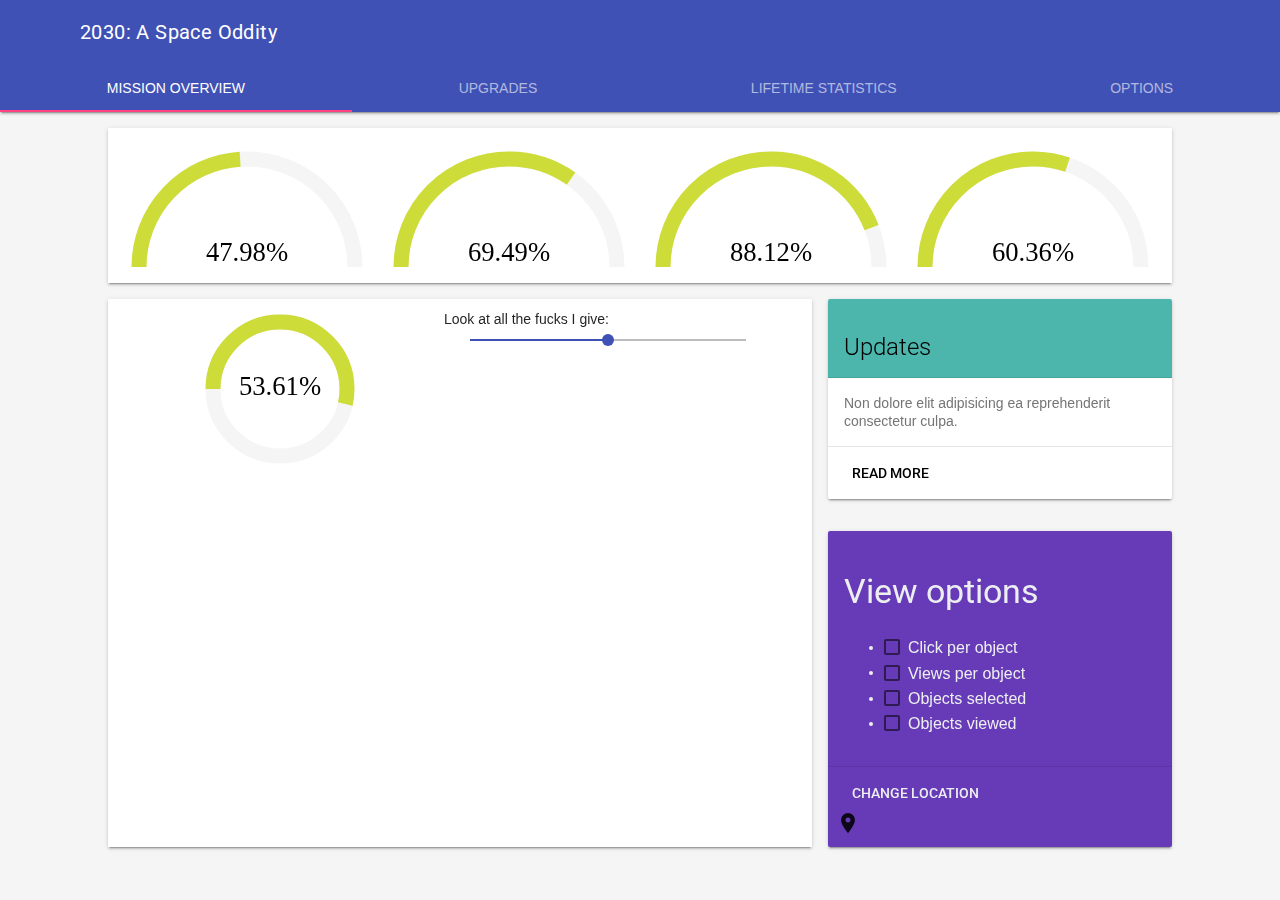
<file: index.html>
<!DOCTYPE html>
<html lang="en">
<head>
    <title>2030: A Space Oddity</title>
    <link rel="stylesheet" href="static/css/material.min.css">
    <link rel="stylesheet" href="https://fonts.googleapis.com/icon?family=Material+Icons">
    <link rel="stylesheet"
          href="https://fonts.googleapis.com/css?family=Roboto:regular,bold,italic,thin,light,bolditalic,black,medium&amp;lang=en">
    <link rel="stylesheet" href="static/css/app.css">
    <script src="static/js/lib/material/material.js"></script>
    <script src="static/js/gauge.js"></script>
    <script src="static/js/configuration.js"></script>
</head>
<body>

<div class="mdl-layout mdl-js-layout mdl-layout--fixed-header
            mdl-layout--fixed-tabs">
    <header class="mdl-layout__header">
        <div class="mdl-layout__header-row">
            <!-- Title -->
            <span class="mdl-layout-title">2030: A Space Oddity</span>
        </div>
        <!-- Tabs -->
        <div class="mdl-layout__tab-bar mdl-js-ripple-effect">
            <a href="#fixed-tab-1" class="mdl-layout__tab is-active">Mission Overview</a>
            <a href="#fixed-tab-2" class="mdl-layout__tab">Upgrades</a>
            <a href="#fixed-tab-3" class="mdl-layout__tab">Lifetime Statistics</a>
            <a href="#options" class="mdl-layout__tab">Options</a>
        </div>
    </header>
    <main class="mdl-layout__content mdl-color--grey-100">
        <!-- Lets make a dashboard from here: -->
        <section class="mdl-layout__tab-panel is-active" id="fixed-tab-1">
            <div class="page-content">
                <div class="mdl-grid dashboard">
                    <div class="mdl-color--white mdl-shadow--2dp mdl-cell mdl-cell--12-col mdl-grid">
                        <div class="mdl-cell mdl-cell--4-col mdl-cell--3-col-desktop">
                            <canvas id="gauge1"></canvas>
                        </div>
                        <div class="mdl-cell mdl-cell--4-col mdl-cell--3-col-desktop">
                            <canvas id="gauge2"></canvas>
                        </div>
                        <div class="mdl-cell mdl-cell--4-col mdl-cell--3-col-desktop">
                            <canvas id="gauge3"></canvas>
                        </div>
                        <div class="mdl-cell mdl-cell--4-col mdl-cell--3-col-desktop">
                            <canvas id="gauge4"></canvas>
                        </div>
                    </div>
                    <div class="demo-graphs mdl-shadow--2dp mdl-color--white mdl-cell mdl-cell--8-col">
                        <div class="mdl-grid">
                            <div class="mdl-cell--6-col">
                                <canvas id="circle"></canvas>
                            </div>
                            <div class="mdl-cell--6-col" >
                                <p>
                                    Look at all the fucks I give:
                                    <input class="mdl-slider mdl-js-slider" type="range" min="0" max="10" step="1">
                                </p>
                            </div>
                        </div>
                    </div>
                    <div class="demo-cards mdl-cell mdl-cell--4-col mdl-cell--8-col-tablet mdl-grid mdl-grid--no-spacing">
                        <div class="demo-updates mdl-card mdl-shadow--2dp mdl-cell mdl-cell--4-col mdl-cell--4-col-tablet mdl-cell--12-col-desktop">
                            <div class="mdl-card__title mdl-card--expand mdl-color--teal-300">
                                <h2 class="mdl-card__title-text">Updates</h2>
                            </div>
                            <div class="mdl-card__supporting-text mdl-color-text--grey-600">
                                Non dolore elit adipisicing ea reprehenderit consectetur culpa.
                            </div>
                            <div class="mdl-card__actions mdl-card--border">
                                <a href="#" class="mdl-button mdl-js-button mdl-js-ripple-effect"
                                   data-upgraded=",MaterialButton,MaterialRipple">Read More<span
                                    class="mdl-button__ripple-container"><span class="mdl-ripple"></span></span></a>
                            </div>
                        </div>
                        <div class="separator mdl-cell--1-col"></div>
                        <div class="demo-options mdl-card mdl-color--deep-purple-500 mdl-shadow--2dp mdl-cell mdl-cell--4-col mdl-cell--3-col-tablet mdl-cell--12-col-desktop">
                            <div class="mdl-card__supporting-text mdl-color-text--blue-grey-50">
                                <h3>View options</h3>
                                <ul>
                                    <li>
                                        <label for="chkbox1"
                                               class="mdl-checkbox mdl-js-checkbox mdl-js-ripple-effect mdl-js-ripple-effect--ignore-events is-upgraded"
                                               data-upgraded=",MaterialCheckbox,MaterialRipple">
                                            <input type="checkbox" id="chkbox1" class="mdl-checkbox__input">
                                            <span class="mdl-checkbox__label">Click per object</span>
                                            <span class="mdl-checkbox__focus-helper"></span><span
                                            class="mdl-checkbox__box-outline"><span
                                            class="mdl-checkbox__tick-outline"></span></span><span
                                            class="mdl-checkbox__ripple-container mdl-js-ripple-effect mdl-ripple--center"
                                            data-upgraded=",MaterialRipple"><span class="mdl-ripple"></span></span></label>
                                    </li>
                                    <li>
                                        <label for="chkbox2"
                                               class="mdl-checkbox mdl-js-checkbox mdl-js-ripple-effect mdl-js-ripple-effect--ignore-events is-upgraded"
                                               data-upgraded=",MaterialCheckbox,MaterialRipple">
                                            <input type="checkbox" id="chkbox2" class="mdl-checkbox__input">
                                            <span class="mdl-checkbox__label">Views per object</span>
                                            <span class="mdl-checkbox__focus-helper"></span><span
                                            class="mdl-checkbox__box-outline"><span
                                            class="mdl-checkbox__tick-outline"></span></span><span
                                            class="mdl-checkbox__ripple-container mdl-js-ripple-effect mdl-ripple--center"
                                            data-upgraded=",MaterialRipple"><span class="mdl-ripple"></span></span></label>
                                    </li>
                                    <li>
                                        <label for="chkbox3"
                                               class="mdl-checkbox mdl-js-checkbox mdl-js-ripple-effect mdl-js-ripple-effect--ignore-events is-upgraded"
                                               data-upgraded=",MaterialCheckbox,MaterialRipple">
                                            <input type="checkbox" id="chkbox3" class="mdl-checkbox__input">
                                            <span class="mdl-checkbox__label">Objects selected</span>
                                            <span class="mdl-checkbox__focus-helper"></span><span
                                            class="mdl-checkbox__box-outline"><span
                                            class="mdl-checkbox__tick-outline"></span></span><span
                                            class="mdl-checkbox__ripple-container mdl-js-ripple-effect mdl-ripple--center"
                                            data-upgraded=",MaterialRipple"><span class="mdl-ripple"></span></span></label>
                                    </li>
                                    <li>
                                        <label for="chkbox4"
                                               class="mdl-checkbox mdl-js-checkbox mdl-js-ripple-effect mdl-js-ripple-effect--ignore-events is-upgraded"
                                               data-upgraded=",MaterialCheckbox,MaterialRipple">
                                            <input type="checkbox" id="chkbox4" class="mdl-checkbox__input">
                                            <span class="mdl-checkbox__label">Objects viewed</span>
                                            <span class="mdl-checkbox__focus-helper"></span><span
                                            class="mdl-checkbox__box-outline"><span
                                            class="mdl-checkbox__tick-outline"></span></span><span
                                            class="mdl-checkbox__ripple-container mdl-js-ripple-effect mdl-ripple--center"
                                            data-upgraded=",MaterialRipple"><span class="mdl-ripple"></span></span></label>
                                    </li>
                                </ul>
                            </div>
                            <div class="mdl-card__actions mdl-card--border">
                                <a href="#"
                                   class="mdl-button mdl-js-button mdl-js-ripple-effect mdl-color-text--blue-grey-50"
                                   data-upgraded=",MaterialButton,MaterialRipple">Change location<span
                                    class="mdl-button__ripple-container"><span class="mdl-ripple"></span></span></a>
                                <div class="mdl-layout-spacer"></div>
                                <i class="material-icons">location_on</i>
                            </div>
                        </div>
                    </div>
                </div>
            </div>
        </section>
        <section class="mdl-layout__tab-panel" id="fixed-tab-2">
            <div class="page-content"><!-- Your content goes here --></div>
        </section>
        <section class="mdl-layout__tab-panel" id="fixed-tab-3">
            <div class="page-content">
                <div class="mdl-grid dashboard">
                    <div class="mdl-cell--12-col mdl-typography--text-center">
                        <button id="demo-show-toast" class="mdl-button mdl-js-button mdl-button--raised" type="button">
                            Show Toast
                        </button>
                    </div>
                </div>
            </div>
        </section>
        <section class="mdl-layout__tab-panel" id="options">
            <div class="page-content">
                <div class="mdl-grid dashboard">
                    <div class="demo-updates mdl-card mdl-shadow--2dp mdl-cell mdl-cell--4-col mdl-cell--4-col-tablet mdl-cell--12-col-desktop">
                        <div class="mdl-card__title mdl-card--expand mdl-color--green-200">
                            <h2 class="mdl-card__title-text">Configuration</h2>
                        </div>
                        <div class="mdl-card__supporting-text mdl-card__supporting-text__fix mdl-color-text--grey-600">
                            <div class="mdl-grid">
                                <!-- group for fps -->
                                <div class="mdl-cell mdl-cell--6-col">
                                    <div class="mdl-textfield mdl-js-textfield mdl-textfield--small">
                                        <input class="mdl-textfield__input" type="number" id="fpsInput" min="1" max="60">
                                        <label class="mdl-textfield__label" for="fpsInput">FPS</label>
                                    </div>
                                    <span id="frameText">Frames per second</span>
                                    <div class="mdl-tooltip" for="frameText">
                                        Frames are calculations per second. If you're having any issues, you can set this value lower.
                                    </div>
                                </div>
                                <div class="mdl-cell mdl-cell--6-col">
                                    <input class="mdl-slider mdl-js-slider" type="range" min="1" max="60" step="1" id="fpsSlider">
                                </div>
                                <!-- numerical notation group -->
                                <div class="mdl-cell mdl-cell--6-col">
                                    <span id="numberFormatText">Number format</span>
                                    <div class="mdl-tooltip" for="numberFormatText">
                                        Numbers might be more readable for you in different numerical notations.
                                    </div>
                                </div>
                                <div class="mdl-cell mdl-cell--6-col">
                                    <ul class="mdl-list mdl-list--small">
                                        <li>
                                            <label class="mdl-radio mdl-js-radio mdl-js-ripple-effect" for="option-1">
                                                <input type="radio" id="option-1" class="mdl-radio__button" name="options" value="1" checked>
                                                <span class="mdl-radio__label">Standard</span>
                                            </label>
                                        </li>
                                        <li>
                                            <label class="mdl-radio mdl-js-radio mdl-js-ripple-effect" for="option-2">
                                                <input type="radio" id="option-2" class="mdl-radio__button" name="options" value="2">
                                                <span class="mdl-radio__label">Scientific-E</span>
                                            </label>
                                        </li>
                                        <li>
                                            <label class="mdl-radio mdl-js-radio mdl-js-ripple-effect" for="option-2">
                                                <input type="radio" id="option-3" class="mdl-radio__button" name="options" value="3">
                                                <span class="mdl-radio__label">Hybrid</span>
                                            </label>
                                        </li>
                                        <li>
                                            <label class="mdl-radio mdl-js-radio mdl-js-ripple-effect" for="option-2">
                                                <input type="radio" id="option-4" class="mdl-radio__button" name="options" value="4">
                                                <span class="mdl-radio__label">Engineering</span>
                                            </label>
                                        </li>
                                    </ul>
                                </div>
                                <!-- velocity format group -->
                                <div class="mdl-cell mdl-cell--6-col">
                                    <span id="velocityFormat">Velocity format</span>
                                    <div class="mdl-tooltip" for="velocityFormat">
                                        Depending on your game idle time.
                                    </div>
                                </div>
                                <div class="mdl-cell mdl-cell--6-col">
                                    <ul class="mdl-list mdl-list--small">
                                        <li>
                                            <label class="mdl-radio mdl-js-radio mdl-js-ripple-effect" for="option-1">
                                                <input type="radio" id="velocitySeconds" class="mdl-radio__button" name="options" value="1" checked>
                                                <span class="mdl-radio__label">Seconds</span>
                                            </label>
                                        </li>
                                        <li>
                                            <label class="mdl-radio mdl-js-radio mdl-js-ripple-effect" for="option-2">
                                                <input type="radio" id="velocityMinutes" class="mdl-radio__button" name="options" value="2">
                                                <span class="mdl-radio__label">Minutes</span>
                                            </label>
                                        </li>
                                        <li>
                                            <label class="mdl-radio mdl-js-radio mdl-js-ripple-effect" for="option-2">
                                                <input type="radio" id="velocityHours" class="mdl-radio__button" name="options" value="3">
                                                <span class="mdl-radio__label">Hours</span>
                                            </label>
                                        </li>
                                        <li>
                                            <label class="mdl-radio mdl-js-radio mdl-js-ripple-effect" for="option-2">
                                                <input type="radio" id="velocityDays" class="mdl-radio__button" name="options" value="4">
                                                <span class="mdl-radio__label">Days</span>
                                            </label>
                                        </li>
                                    </ul>
                                </div>
                                <!-- save file -->
                                <div class="mdl-cell mdl-cell--6-col">
                                    <span id="saveFileText">Full Save File</span>
                                    <div class="mdl-tooltip" for="saveFileText">
                                        In case you want to store it manually
                                    </div>
                                </div>
                                <div class="mdl-cell mdl-cell--6-col">
                                    <form action="#">
                                        <div class="mdl-textfield mdl-js-textfield mdl-textfield--full-width">
                                            <textarea class="mdl-textfield__input" type="text" rows= "5" id="saveFile">MS4wLjU5|Q2hlYXRlciA6KAoKN4IgrgdglgLjCeAHApgZxALlFCA3KqUARgDbIAWAhjAMbnIBO8mIAjCADQgC2y1LAZgCsnECUoNclFqwAMomgHsliiC3lcYjBrEVN1o5BEYBzZhhAaQDNChoBRYwzMGuxgB5h0FqzSaoYShJXHjBAkyMQxBt</textarea>
                                            <label class="mdl-textfield__label" for="saveFile">A save file should be displayed here</label>
                                        </div>
                                    </form>
                                </div>
                            </div>
                        </div>
                        <div class="mdl-card__actions mdl-card--border mdl-grid">
                            <button class="mdl-button mdl-js-button mdl-js-ripple-effect">New Game</button>
                            <button class="mdl-button mdl-js-button mdl-js-ripple-effect">Save</button>
                            <div class="mdl-layout-spacer"></div>
                            <button class="mdl-button mdl-js-button mdl-js-ripple-effect">Export</button>
                            <button class="mdl-button mdl-js-button mdl-js-ripple-effect">Import</button>
                            <button class="mdl-button mdl-js-button mdl-js-ripple-effect mdl-button--accent">Reset</button>
                        </div>
                    </div>
                </div>
            </div>

        </section>
    </main>
</div>

<div id="demo-toast-example" class="mdl-js-snackbar mdl-snackbar">
    <div class="mdl-snackbar__text"></div>
    <button class="mdl-snackbar__action" type="button">x</button>
    <script>



        var x = new HalfGaugeMeter("gauge1", {appendText: "%"});
        var y = new HalfGaugeMeter("gauge2", {appendText: "%"});
        var z = new HalfGaugeMeter("gauge3", {appendText: "%"});
        var a = new HalfGaugeMeter("gauge4", {appendText: "%"});
        var b = new FullGaugeMeter("circle", {appendText: "%"});

        x.render(); y.render(); z.render(); a.render();
        b.render();

        x.disable(); y.disable(); z.disable(); a.disable(); b.disable();

        console.log(b);

        setInterval(function () {
            x.set(100 * Math.random());
            y.set(100 * Math.random());
            z.set(100 * Math.random());
            a.set(100 * Math.random());
            b.set(100 * Math.random());
        }, 2500);


        /*
         var n = 0;
         setInterval(function() {
         n++;
         x.startAngle = Math.PI * (n / 1000);
         x.render();
         console.log(n);
         }, 12)
         */
    </script>
</body>
</html>
</file>
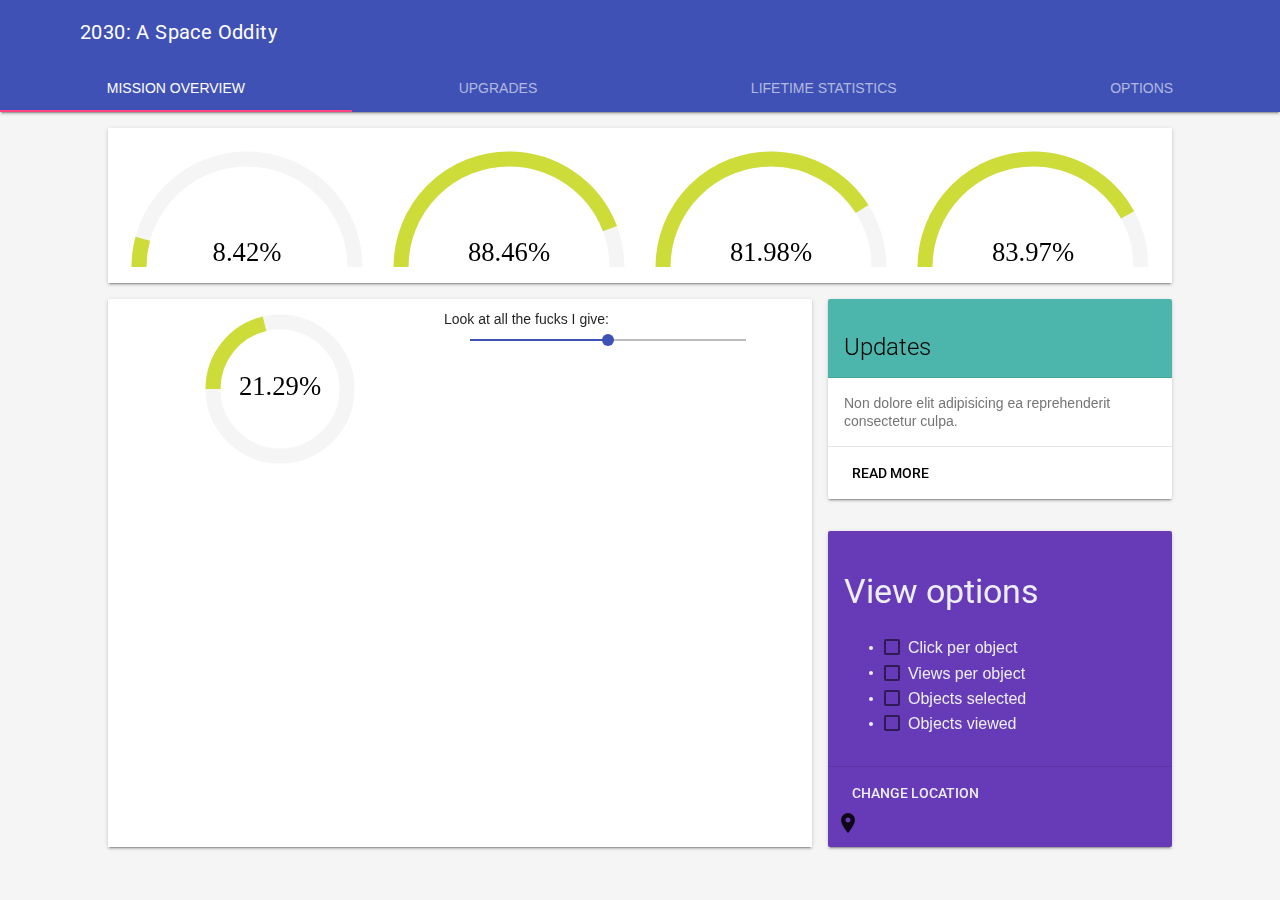
<file: text.html>
<!DOCTYPE html>
<html lang="en">
<head>
  <title>2030: A Space Oddity</title>
  <link rel="stylesheet" href="static/css/material.min.css">
  <link rel="stylesheet" href="https://fonts.googleapis.com/icon?family=Material+Icons">
  <link rel="stylesheet"
        href="https://fonts.googleapis.com/css?family=Roboto:regular,bold,italic,thin,light,bolditalic,black,medium&amp;lang=en">
  <link rel="stylesheet" href="static/css/app.css">
  <script src="static/js/lib/material/material.js"></script>
  <script src="static/js/gauge.js"></script>
  <script src="static/js/configuration.js"></script>
</head>
<body>

<div class="mdl-layout mdl-js-layout mdl-layout--fixed-header
            mdl-layout--fixed-tabs">
  <header class="mdl-layout__header">
    <div class="mdl-layout__header-row">
      <!-- Title -->
      <span class="mdl-layout-title">2030: A Space Oddity</span>
    </div>
    <!-- Tabs -->
    <div class="mdl-layout__tab-bar mdl-js-ripple-effect">
      <a href="#fixed-tab-1" class="mdl-layout__tab is-active">Mission Overview</a>
      <a href="#fixed-tab-2" class="mdl-layout__tab">Upgrades</a>
      <a href="#fixed-tab-3" class="mdl-layout__tab">Lifetime Statistics</a>
      <a href="#options" class="mdl-layout__tab">Options</a>
    </div>
  </header>
  <main class="mdl-layout__content mdl-color--grey-100">
    <!-- Lets make a dashboard from here: -->
    <section class="mdl-layout__tab-panel is-active" id="fixed-tab-1">
      <div class="page-content">
        <div class="mdl-grid dashboard">
          <div class="mdl-color--white mdl-shadow--2dp mdl-cell mdl-cell--12-col mdl-grid">
            <div class="mdl-cell mdl-cell--4-col mdl-cell--3-col-desktop">
              <canvas id="gauge1"></canvas>
            </div>
            <div class="mdl-cell mdl-cell--4-col mdl-cell--3-col-desktop">
              <canvas id="gauge2"></canvas>
            </div>
            <div class="mdl-cell mdl-cell--4-col mdl-cell--3-col-desktop">
              <canvas id="gauge3"></canvas>
            </div>
            <div class="mdl-cell mdl-cell--4-col mdl-cell--3-col-desktop">
              <canvas id="gauge4"></canvas>
            </div>
          </div>
          <div class="demo-graphs mdl-shadow--2dp mdl-color--white mdl-cell mdl-cell--8-col">
            <div class="mdl-grid">
              <div class="mdl-cell--6-col">
                <canvas id="circle"></canvas>
              </div>
              <div class="mdl-cell--6-col">
                <p>
                  Look at all the fucks I give:
                  <input class="mdl-slider mdl-js-slider" type="range" min="0" max="10" step="1">
                </p>
              </div>
            </div>
          </div>
          <div class="demo-cards mdl-cell mdl-cell--4-col mdl-cell--8-col-tablet mdl-grid mdl-grid--no-spacing">
            <div
                class="demo-updates mdl-card mdl-shadow--2dp mdl-cell mdl-cell--4-col mdl-cell--4-col-tablet mdl-cell--12-col-desktop">
              <div class="mdl-card__title mdl-card--expand mdl-color--teal-300">
                <h2 class="mdl-card__title-text">Updates</h2>
              </div>
              <div class="mdl-card__supporting-text mdl-color-text--grey-600">
                Non dolore elit adipisicing ea reprehenderit consectetur culpa.
              </div>
              <div class="mdl-card__actions mdl-card--border">
                <a href="#" class="mdl-button mdl-js-button mdl-js-ripple-effect"
                   data-upgraded=",MaterialButton,MaterialRipple">Read More<span
                    class="mdl-button__ripple-container"><span class="mdl-ripple"></span></span></a>
              </div>
            </div>
            <div class="separator mdl-cell--1-col"></div>
            <div
                class="demo-options mdl-card mdl-color--deep-purple-500 mdl-shadow--2dp mdl-cell mdl-cell--4-col mdl-cell--3-col-tablet mdl-cell--12-col-desktop">
              <div class="mdl-card__supporting-text mdl-color-text--blue-grey-50">
                <h3>View options</h3>
                <ul>
                  <li>
                    <label for="chkbox1"
                           class="mdl-checkbox mdl-js-checkbox mdl-js-ripple-effect mdl-js-ripple-effect--ignore-events is-upgraded"
                           data-upgraded=",MaterialCheckbox,MaterialRipple">
                      <input type="checkbox" id="chkbox1" class="mdl-checkbox__input">
                      <span class="mdl-checkbox__label">Click per object</span>
                      <span class="mdl-checkbox__focus-helper"></span><span
                        class="mdl-checkbox__box-outline"><span
                        class="mdl-checkbox__tick-outline"></span></span><span
                        class="mdl-checkbox__ripple-container mdl-js-ripple-effect mdl-ripple--center"
                        data-upgraded=",MaterialRipple"><span class="mdl-ripple"></span></span></label>
                  </li>
                  <li>
                    <label for="chkbox2"
                           class="mdl-checkbox mdl-js-checkbox mdl-js-ripple-effect mdl-js-ripple-effect--ignore-events is-upgraded"
                           data-upgraded=",MaterialCheckbox,MaterialRipple">
                      <input type="checkbox" id="chkbox2" class="mdl-checkbox__input">
                      <span class="mdl-checkbox__label">Views per object</span>
                      <span class="mdl-checkbox__focus-helper"></span><span
                        class="mdl-checkbox__box-outline"><span
                        class="mdl-checkbox__tick-outline"></span></span><span
                        class="mdl-checkbox__ripple-container mdl-js-ripple-effect mdl-ripple--center"
                        data-upgraded=",MaterialRipple"><span class="mdl-ripple"></span></span></label>
                  </li>
                  <li>
                    <label for="chkbox3"
                           class="mdl-checkbox mdl-js-checkbox mdl-js-ripple-effect mdl-js-ripple-effect--ignore-events is-upgraded"
                           data-upgraded=",MaterialCheckbox,MaterialRipple">
                      <input type="checkbox" id="chkbox3" class="mdl-checkbox__input">
                      <span class="mdl-checkbox__label">Objects selected</span>
                      <span class="mdl-checkbox__focus-helper"></span><span
                        class="mdl-checkbox__box-outline"><span
                        class="mdl-checkbox__tick-outline"></span></span><span
                        class="mdl-checkbox__ripple-container mdl-js-ripple-effect mdl-ripple--center"
                        data-upgraded=",MaterialRipple"><span class="mdl-ripple"></span></span></label>
                  </li>
                  <li>
                    <label for="chkbox4"
                           class="mdl-checkbox mdl-js-checkbox mdl-js-ripple-effect mdl-js-ripple-effect--ignore-events is-upgraded"
                           data-upgraded=",MaterialCheckbox,MaterialRipple">
                      <input type="checkbox" id="chkbox4" class="mdl-checkbox__input">
                      <span class="mdl-checkbox__label">Objects viewed</span>
                      <span class="mdl-checkbox__focus-helper"></span><span
                        class="mdl-checkbox__box-outline"><span
                        class="mdl-checkbox__tick-outline"></span></span><span
                        class="mdl-checkbox__ripple-container mdl-js-ripple-effect mdl-ripple--center"
                        data-upgraded=",MaterialRipple"><span class="mdl-ripple"></span></span></label>
                  </li>
                </ul>
              </div>
              <div class="mdl-card__actions mdl-card--border">
                <a href="#"
                   class="mdl-button mdl-js-button mdl-js-ripple-effect mdl-color-text--blue-grey-50"
                   data-upgraded=",MaterialButton,MaterialRipple">Change location<span
                    class="mdl-button__ripple-container"><span class="mdl-ripple"></span></span></a>
                <div class="mdl-layout-spacer"></div>
                <i class="material-icons">location_on</i>
              </div>
            </div>
          </div>
        </div>
      </div>
    </section>
    <section class="mdl-layout__tab-panel" id="fixed-tab-2">
      <div class="page-content"><!-- Your content goes here --></div>
    </section>
    <section class="mdl-layout__tab-panel" id="fixed-tab-3">
      <div class="page-content">
        <div class="mdl-grid dashboard">
          <div class="mdl-card mdl-shadow--2dp mdl-cell mdl-cell-12-col mdl-cell--12-col-desktop">
            <div class="mdl-card__title mdl-card--expand mdl-color-text--blue-900">
              Lifetime Statistics
            </div>
            <div class="mdl-card__supporting-text mdl-card__supporting-text__fix mdl-color-text--grey-600">
                <div class="mdl-grid">
                    <div class="mdl-cell--6-col">
                        Distance traveled
                    </div>
                    <div class="mdl-cell--6-col">
                        2.14mM
                    </div>
                </div>
                <div class="mdl-grid mdl-card--border">
                    <div class="mdl-cell--6-col">
                        People burnt
                    </div>
                    <div class="mdl-cell--6-col">
                        42
                    </div>
                </div>
                <div class="mdl-grid mdl-card--border">
                    <div class="mdl-cell--6-col">
                        Missions launched
                    </div>
                    <div class="mdl-cell--6-col">
                        12
                    </div>
                </div>
                <div class="mdl-grid mdl-card--border">
                    <div class="mdl-cell--6-col">
                        Worth of upgrades
                    </div>
                    <div class="mdl-cell--6-col">
                        $33.2b
                    </div>
                </div>
                <div class="mdl-grid mdl-card--border">
                    <div class="mdl-cell--6-col">
                        Events seen
                    </div>
                    <div class="mdl-cell--6-col">
                        4 / 33
                    </div>
                </div>
                <div class="mdl-grid mdl-card--border">
                    <div class="mdl-cell--6-col">
                        Total Events witnessed
                    </div>
                    <div class="mdl-cell--6-col">
                        9
                    </div>
                </div>
            </div>
            <div class="mdl-card__actions mdl-card--border mdl-grid">
              <button id="demo-show-toast" class="mdl-button mdl-js-button mdl-js-ripple-effect" type="button">
                Show Toast
              </button>
            </div>

          </div>
          <div class="mdl-cell--12-col mdl-typography--text-center">

          </div>
        </div>
      </div>
    </section>
    <section class="mdl-layout__tab-panel" id="options">
      <div class="page-content">
        <div class="mdl-grid dashboard">
          <div class="demo-updates mdl-card mdl-shadow--2dp mdl-cell mdl-cell--12-col mdl-cell--12-col-desktop">
            <div class="mdl-card__title mdl-card--expand mdl-color-text--blue-900">
              <h2 class="mdl-card__title-text">Configuration</h2>
            </div>
            <div class="mdl-card__supporting-text mdl-card__supporting-text__fix mdl-color-text--grey-600">
              <div class="mdl-grid">
                <!-- group for fps -->
                <div class="mdl-cell mdl-cell--6-col">
                  <div class="mdl-textfield mdl-js-textfield mdl-textfield--small">
                    <input class="mdl-textfield__input" type="number" id="fpsInput" min="1" max="60">
                    <label class="mdl-textfield__label" for="fpsInput">FPS</label>
                  </div>
                  <span id="frameText">Frames per second. </span>This is a tick every <span id="frameTime">0</span>ms.
                  <div class="mdl-tooltip" for="frameText">
                    Frames are calculations per second. If you're having any issues, you can set this value lower.
                  </div>
                </div>
                <div class="mdl-cell mdl-cell--6-col">
                  <input class="mdl-slider mdl-js-slider" type="range" min="1" max="60" step="1" id="fpsSlider">
                </div>
                <!-- numerical notation group -->
                <div class="mdl-cell mdl-cell--6-col">
                  <span id="numberFormatText">Number format</span>
                  <div class="mdl-tooltip" for="numberFormatText">
                    Numbers might be more readable for you in different numerical notations.
                  </div>
                </div>
                <div class="mdl-cell mdl-cell--6-col">
                  <ul class="mdl-list mdl-list--small">
                    <li>
                      <label class="mdl-radio mdl-js-radio mdl-js-ripple-effect" for="option-1">
                        <input type="radio" id="option-1" class="mdl-radio__button" name="options" value="1" checked>
                        <span class="mdl-radio__label">Standard</span>
                      </label>
                    </li>
                    <li>
                      <label class="mdl-radio mdl-js-radio mdl-js-ripple-effect" for="option-2">
                        <input type="radio" id="option-2" class="mdl-radio__button" name="options" value="2">
                        <span class="mdl-radio__label">Scientific-E</span>
                      </label>
                    </li>
                    <li>
                      <label class="mdl-radio mdl-js-radio mdl-js-ripple-effect" for="option-2">
                        <input type="radio" id="option-3" class="mdl-radio__button" name="options" value="3">
                        <span class="mdl-radio__label">Hybrid</span>
                      </label>
                    </li>
                    <li>
                      <label class="mdl-radio mdl-js-radio mdl-js-ripple-effect" for="option-2">
                        <input type="radio" id="option-4" class="mdl-radio__button" name="options" value="4">
                        <span class="mdl-radio__label">Engineering</span>
                      </label>
                    </li>
                  </ul>
                </div>
                <!-- velocity format group -->
                <div class="mdl-cell mdl-cell--6-col">
                  <span id="velocityFormat">Velocity format</span>
                  <div class="mdl-tooltip" for="velocityFormat">
                    Depending on your game idle time.
                  </div>
                </div>
                <div class="mdl-cell mdl-cell--6-col">
                  <ul class="mdl-list mdl-list--small">
                    <li>
                      <label class="mdl-radio mdl-js-radio mdl-js-ripple-effect" for="option-1">
                        <input type="radio" id="velocitySeconds" class="mdl-radio__button" name="options" value="1"
                               checked>
                        <span class="mdl-radio__label">Seconds</span>
                      </label>
                    </li>
                    <li>
                      <label class="mdl-radio mdl-js-radio mdl-js-ripple-effect" for="option-2">
                        <input type="radio" id="velocityMinutes" class="mdl-radio__button" name="options" value="2">
                        <span class="mdl-radio__label">Minutes</span>
                      </label>
                    </li>
                    <li>
                      <label class="mdl-radio mdl-js-radio mdl-js-ripple-effect" for="option-2">
                        <input type="radio" id="velocityHours" class="mdl-radio__button" name="options" value="3">
                        <span class="mdl-radio__label">Hours</span>
                      </label>
                    </li>
                    <li>
                      <label class="mdl-radio mdl-js-radio mdl-js-ripple-effect" for="option-2">
                        <input type="radio" id="velocityDays" class="mdl-radio__button" name="options" value="4">
                        <span class="mdl-radio__label">Days</span>
                      </label>
                    </li>
                  </ul>
                </div>
                <!-- save file -->
                <div class="mdl-cell mdl-cell--6-col">
                  <span id="saveFileText">Full Save File</span>
                  <div class="mdl-tooltip" for="saveFileText">
                    In case you want to store it manually
                  </div>
                </div>
                <div class="mdl-cell mdl-cell--6-col">
                  <form action="#">
                    <div class="mdl-textfield mdl-js-textfield mdl-textfield--full-width">
                      <textarea class="mdl-textfield__input" type="text" rows="5" id="saveFile">MS4wLjU5|Q2hlYXRlciA6KAoKN4IgrgdglgLjCeAHApgZxALlFCA3KqUARgDbIAWAhjAMbnIBO8mIAjCADQgC2y1LAZgCsnECUoNclFqwAMomgHsliiC3lcYjBrEVN1o5BEYBzZhhAaQDNChoBRYwzMGuxgB5h0FqzSaoYShJXHjBAkyMQxBt</textarea>
                      <label class="mdl-textfield__label" for="saveFile">A save file should be displayed here</label>
                    </div>
                  </form>
                </div>
              </div>
            </div>
            <div class="mdl-card__actions mdl-card--border mdl-grid">
              <button class="mdl-button mdl-js-button mdl-js-ripple-effect">New Game</button>
              <button class="mdl-button mdl-js-button mdl-js-ripple-effect">Save</button>
              <div class="mdl-layout-spacer"></div>
              <button class="mdl-button mdl-js-button mdl-js-ripple-effect">Export</button>
              <button class="mdl-button mdl-js-button mdl-js-ripple-effect">Import</button>
              <button class="mdl-button mdl-js-button mdl-js-ripple-effect mdl-button--accent">Reset</button>
            </div>
          </div>
        </div>
      </div>

    </section>
  </main>
</div>

<div id="demo-toast-example" class="mdl-js-snackbar mdl-snackbar">
  <div class="mdl-snackbar__text"></div>
  <button class="mdl-snackbar__action" type="button">x</button>
  <script>


    var x = new HalfGaugeMeter("gauge1", {appendText: "%"});
    var y = new HalfGaugeMeter("gauge2", {appendText: "%"});
    var z = new HalfGaugeMeter("gauge3", {appendText: "%"});
    var a = new HalfGaugeMeter("gauge4", {appendText: "%"});
    var b = new FullGaugeMeter("circle", {appendText: "%"});

    x.render();
    y.render();
    z.render();
    a.render();
    b.render();

    x.disable();
    y.disable();
    z.disable();
    a.disable();
    b.disable();

    console.log(b);

    setInterval(function () {
      x.set(100 * Math.random());
      y.set(100 * Math.random());
      z.set(100 * Math.random());
      a.set(100 * Math.random());
      b.set(100 * Math.random());
    }, 2500);


    /*
     var n = 0;
     setInterval(function() {
     n++;
     x.startAngle = Math.PI * (n / 1000);
     x.render();
     console.log(n);
     }, 12)
     */
  </script>
</body>
</html>
</file>
<file: static/css/app.css>
canvas {
    width: 100%;
    height: auto;
}

.mdl-card__supporting-text__fix {
    width: 97%;
}

.mdl-card--border {
    border-top: 1px solid rgba(0, 0, 0, .1);
}

.mdl-textfield--small {
    width: 25px;
}

.mdl-textfield--full {
    width: 100%
}

.mdl-card__title {
    border-bottom: 1px solid rgba(0,0,0,0.1);
}

.mdl-list--small {
    padding: 0;
    margin: 0;
}

.dashboard {
    max-width: 1080px;
}

.separator {
    height: 32px;
}

.demo-chart:nth-child(1) {
    color: #ACEC00;
}
.demo-chart:nth-child(2) {
    color: #00BBD6;
}
.demo-chart:nth-child(3) {
    color: #BA65C9;
}
.demo-chart:nth-child(4) {
    color: #EF3C79;
}


.progress-pie-chart {
    width: 200px;
    height: 200px;
    border-radius: 50%;
    background-color: #E5E5E5;
    position: relative;
}
.progress-pie-chart.gt-50 {
    background-color: #81CE97;
}

.ppc-progress {
    content: "";
    position: absolute;
    border-radius: 50%;
    left: calc(50% - 100px);
    top: calc(50% - 100px);
    width: 200px;
    height: 200px;
    clip: rect(0, 200px, 200px, 100px);
}
.ppc-progress .ppc-progress-fill {
    content: "";
    position: absolute;
    border-radius: 50%;
    left: calc(50% - 100px);
    top: calc(50% - 100px);
    width: 200px;
    height: 200px;
    clip: rect(0, 100px, 200px, 0);
    background: #81CE97;
    transform: rotate(60deg);
}
.gt-50 .ppc-progress {
    clip: rect(0, 100px, 200px, 0);
}
.gt-50 .ppc-progress .ppc-progress-fill {
    clip: rect(0, 200px, 200px, 100px);
    background: #E5E5E5;
}

.ppc-percents {
    content: "";
    position: absolute;
    border-radius: 50%;
    left: calc(50% - 173.91304px/2);
    top: calc(50% - 173.91304px/2);
    width: 173.91304px;
    height: 173.91304px;
    background: #fff;
    text-align: center;
    display: table;
}
.ppc-percents span {
    display: block;
    font-size: 2.6em;
    font-weight: bold;
    color: #81CE97;
}

.pcc-percents-wrapper {
    display: table-cell;
    vertical-align: middle;
}

.progress-pie-chart {
    margin: 50px auto 0;
}
</file>
<file: static/css/material.min.css>
/**
 * material-design-lite - Material Design Components in CSS, JS and HTML
 * @version v1.2.1
 * @license Apache-2.0
 * @copyright 2015 Google, Inc.
 * @link https://github.com/google/material-design-lite
 */
@charset "UTF-8";html{color:rgba(0,0,0,.87)}::-moz-selection{background:#b3d4fc;text-shadow:none}::selection{background:#b3d4fc;text-shadow:none}hr{display:block;height:1px;border:0;border-top:1px solid #ccc;margin:1em 0;padding:0}audio,canvas,iframe,img,svg,video{vertical-align:middle}fieldset{border:0;margin:0;padding:0}textarea{resize:vertical}.browserupgrade{margin:.2em 0;background:#ccc;color:#000;padding:.2em 0}.hidden{display:none!important}.visuallyhidden{border:0;clip:rect(0 0 0 0);height:1px;margin:-1px;overflow:hidden;padding:0;position:absolute;width:1px}.visuallyhidden.focusable:active,.visuallyhidden.focusable:focus{clip:auto;height:auto;margin:0;overflow:visible;position:static;width:auto}.invisible{visibility:hidden}.clearfix:before,.clearfix:after{content:" ";display:table}.clearfix:after{clear:both}@media print{*,*:before,*:after,*:first-letter{background:transparent!important;color:#000!important;box-shadow:none!important}a,a:visited{text-decoration:underline}a[href]:after{content:" (" attr(href)")"}abbr[title]:after{content:" (" attr(title)")"}a[href^="#"]:after,a[href^="javascript:"]:after{content:""}pre,blockquote{border:1px solid #999;page-break-inside:avoid}thead{display:table-header-group}tr,img{page-break-inside:avoid}img{max-width:100%!important}p,h2,h3{orphans:3;widows:3}h2,h3{page-break-after:avoid}}a,.mdl-accordion,.mdl-button,.mdl-card,.mdl-checkbox,.mdl-dropdown-menu,.mdl-icon-toggle,.mdl-item,.mdl-radio,.mdl-slider,.mdl-switch,.mdl-tabs__tab{-webkit-tap-highlight-color:transparent;-webkit-tap-highlight-color:rgba(255,255,255,0)}html{width:100%;height:100%;-ms-touch-action:manipulation;touch-action:manipulation}body{width:100%;min-height:100%;margin:0}main{display:block}*[hidden]{display:none!important}html,body{font-family:"Helvetica","Arial",sans-serif;font-size:14px;font-weight:400;line-height:20px}h1,h2,h3,h4,h5,h6,p{padding:0}h1 small,h2 small,h3 small,h4 small,h5 small,h6 small{font-family:"Roboto","Helvetica","Arial",sans-serif;font-weight:400;line-height:1.35;letter-spacing:-.02em;opacity:.54;font-size:.6em}h1{font-size:56px;line-height:1.35;letter-spacing:-.02em;margin:24px 0}h1,h2{font-family:"Roboto","Helvetica","Arial",sans-serif;font-weight:400}h2{font-size:45px;line-height:48px}h2,h3{margin:24px 0}h3{font-size:34px;line-height:40px}h3,h4{font-family:"Roboto","Helvetica","Arial",sans-serif;font-weight:400}h4{font-size:24px;line-height:32px;-moz-osx-font-smoothing:grayscale;margin:24px 0 16px}h5{font-size:20px;font-weight:500;line-height:1;letter-spacing:.02em}h5,h6{font-family:"Roboto","Helvetica","Arial",sans-serif;margin:24px 0 16px}h6{font-size:16px;letter-spacing:.04em}h6,p{font-weight:400;line-height:24px}p{font-size:14px;letter-spacing:0;margin:0 0 16px}a{color:#ff4081;font-weight:500}blockquote{font-family:"Roboto","Helvetica","Arial",sans-serif;position:relative;font-size:24px;font-weight:300;font-style:italic;line-height:1.35;letter-spacing:.08em}blockquote:before{position:absolute;left:-.5em;content:'“'}blockquote:after{content:'”';margin-left:-.05em}mark{background-color:#f4ff81}dt{font-weight:700}address{font-size:12px;line-height:1;font-style:normal}address,ul,ol{font-weight:400;letter-spacing:0}ul,ol{font-size:14px;line-height:24px}.mdl-typography--display-4,.mdl-typography--display-4-color-contrast{font-family:"Roboto","Helvetica","Arial",sans-serif;font-size:112px;font-weight:300;line-height:1;letter-spacing:-.04em}.mdl-typography--display-4-color-contrast{opacity:.54}.mdl-typography--display-3,.mdl-typography--display-3-color-contrast{font-family:"Roboto","Helvetica","Arial",sans-serif;font-size:56px;font-weight:400;line-height:1.35;letter-spacing:-.02em}.mdl-typography--display-3-color-contrast{opacity:.54}.mdl-typography--display-2,.mdl-typography--display-2-color-contrast{font-family:"Roboto","Helvetica","Arial",sans-serif;font-size:45px;font-weight:400;line-height:48px}.mdl-typography--display-2-color-contrast{opacity:.54}.mdl-typography--display-1,.mdl-typography--display-1-color-contrast{font-family:"Roboto","Helvetica","Arial",sans-serif;font-size:34px;font-weight:400;line-height:40px}.mdl-typography--display-1-color-contrast{opacity:.54}.mdl-typography--headline,.mdl-typography--headline-color-contrast{font-family:"Roboto","Helvetica","Arial",sans-serif;font-size:24px;font-weight:400;line-height:32px;-moz-osx-font-smoothing:grayscale}.mdl-typography--headline-color-contrast{opacity:.87}.mdl-typography--title,.mdl-typography--title-color-contrast{font-family:"Roboto","Helvetica","Arial",sans-serif;font-size:20px;font-weight:500;line-height:1;letter-spacing:.02em}.mdl-typography--title-color-contrast{opacity:.87}.mdl-typography--subhead,.mdl-typography--subhead-color-contrast{font-family:"Roboto","Helvetica","Arial",sans-serif;font-size:16px;font-weight:400;line-height:24px;letter-spacing:.04em}.mdl-typography--subhead-color-contrast{opacity:.87}.mdl-typography--body-2,.mdl-typography--body-2-color-contrast{font-size:14px;font-weight:700;line-height:24px;letter-spacing:0}.mdl-typography--body-2-color-contrast{opacity:.87}.mdl-typography--body-1,.mdl-typography--body-1-color-contrast{font-size:14px;font-weight:400;line-height:24px;letter-spacing:0}.mdl-typography--body-1-color-contrast{opacity:.87}.mdl-typography--body-2-force-preferred-font,.mdl-typography--body-2-force-preferred-font-color-contrast{font-family:"Roboto","Helvetica","Arial",sans-serif;font-size:14px;font-weight:500;line-height:24px;letter-spacing:0}.mdl-typography--body-2-force-preferred-font-color-contrast{opacity:.87}.mdl-typography--body-1-force-preferred-font,.mdl-typography--body-1-force-preferred-font-color-contrast{font-family:"Roboto","Helvetica","Arial",sans-serif;font-size:14px;font-weight:400;line-height:24px;letter-spacing:0}.mdl-typography--body-1-force-preferred-font-color-contrast{opacity:.87}.mdl-typography--caption,.mdl-typography--caption-force-preferred-font{font-size:12px;font-weight:400;line-height:1;letter-spacing:0}.mdl-typography--caption-force-preferred-font{font-family:"Roboto","Helvetica","Arial",sans-serif}.mdl-typography--caption-color-contrast,.mdl-typography--caption-force-preferred-font-color-contrast{font-size:12px;font-weight:400;line-height:1;letter-spacing:0;opacity:.54}.mdl-typography--caption-force-preferred-font-color-contrast,.mdl-typography--menu{font-family:"Roboto","Helvetica","Arial",sans-serif}.mdl-typography--menu{font-size:14px;font-weight:500;line-height:1;letter-spacing:0}.mdl-typography--menu-color-contrast{opacity:.87}.mdl-typography--menu-color-contrast,.mdl-typography--button,.mdl-typography--button-color-contrast{font-family:"Roboto","Helvetica","Arial",sans-serif;font-size:14px;font-weight:500;line-height:1;letter-spacing:0}.mdl-typography--button,.mdl-typography--button-color-contrast{text-transform:uppercase}.mdl-typography--button-color-contrast{opacity:.87}.mdl-typography--text-left{text-align:left}.mdl-typography--text-right{text-align:right}.mdl-typography--text-center{text-align:center}.mdl-typography--text-justify{text-align:justify}.mdl-typography--text-nowrap{white-space:nowrap}.mdl-typography--text-lowercase{text-transform:lowercase}.mdl-typography--text-uppercase{text-transform:uppercase}.mdl-typography--text-capitalize{text-transform:capitalize}.mdl-typography--font-thin{font-weight:200!important}.mdl-typography--font-light{font-weight:300!important}.mdl-typography--font-regular{font-weight:400!important}.mdl-typography--font-medium{font-weight:500!important}.mdl-typography--font-bold{font-weight:700!important}.mdl-typography--font-black{font-weight:900!important}.material-icons{font-family:'Material Icons';font-weight:400;font-style:normal;font-size:24px;line-height:1;letter-spacing:normal;text-transform:none;display:inline-block;word-wrap:normal;-moz-font-feature-settings:'liga';font-feature-settings:'liga';-webkit-font-feature-settings:'liga';-webkit-font-smoothing:antialiased}.mdl-color-text--red{color:#f44336 !important}.mdl-color--red{background-color:#f44336 !important}.mdl-color-text--red-50{color:#ffebee !important}.mdl-color--red-50{background-color:#ffebee !important}.mdl-color-text--red-100{color:#ffcdd2 !important}.mdl-color--red-100{background-color:#ffcdd2 !important}.mdl-color-text--red-200{color:#ef9a9a !important}.mdl-color--red-200{background-color:#ef9a9a !important}.mdl-color-text--red-300{color:#e57373 !important}.mdl-color--red-300{background-color:#e57373 !important}.mdl-color-text--red-400{color:#ef5350 !important}.mdl-color--red-400{background-color:#ef5350 !important}.mdl-color-text--red-500{color:#f44336 !important}.mdl-color--red-500{background-color:#f44336 !important}.mdl-color-text--red-600{color:#e53935 !important}.mdl-color--red-600{background-color:#e53935 !important}.mdl-color-text--red-700{color:#d32f2f !important}.mdl-color--red-700{background-color:#d32f2f !important}.mdl-color-text--red-800{color:#c62828 !important}.mdl-color--red-800{background-color:#c62828 !important}.mdl-color-text--red-900{color:#b71c1c !important}.mdl-color--red-900{background-color:#b71c1c !important}.mdl-color-text--red-A100{color:#ff8a80 !important}.mdl-color--red-A100{background-color:#ff8a80 !important}.mdl-color-text--red-A200{color:#ff5252 !important}.mdl-color--red-A200{background-color:#ff5252 !important}.mdl-color-text--red-A400{color:#ff1744 !important}.mdl-color--red-A400{background-color:#ff1744 !important}.mdl-color-text--red-A700{color:#d50000 !important}.mdl-color--red-A700{background-color:#d50000 !important}.mdl-color-text--pink{color:#e91e63 !important}.mdl-color--pink{background-color:#e91e63 !important}.mdl-color-text--pink-50{color:#fce4ec !important}.mdl-color--pink-50{background-color:#fce4ec !important}.mdl-color-text--pink-100{color:#f8bbd0 !important}.mdl-color--pink-100{background-color:#f8bbd0 !important}.mdl-color-text--pink-200{color:#f48fb1 !important}.mdl-color--pink-200{background-color:#f48fb1 !important}.mdl-color-text--pink-300{color:#f06292 !important}.mdl-color--pink-300{background-color:#f06292 !important}.mdl-color-text--pink-400{color:#ec407a !important}.mdl-color--pink-400{background-color:#ec407a !important}.mdl-color-text--pink-500{color:#e91e63 !important}.mdl-color--pink-500{background-color:#e91e63 !important}.mdl-color-text--pink-600{color:#d81b60 !important}.mdl-color--pink-600{background-color:#d81b60 !important}.mdl-color-text--pink-700{color:#c2185b !important}.mdl-color--pink-700{background-color:#c2185b !important}.mdl-color-text--pink-800{color:#ad1457 !important}.mdl-color--pink-800{background-color:#ad1457 !important}.mdl-color-text--pink-900{color:#880e4f !important}.mdl-color--pink-900{background-color:#880e4f !important}.mdl-color-text--pink-A100{color:#ff80ab !important}.mdl-color--pink-A100{background-color:#ff80ab !important}.mdl-color-text--pink-A200{color:#ff4081 !important}.mdl-color--pink-A200{background-color:#ff4081 !important}.mdl-color-text--pink-A400{color:#f50057 !important}.mdl-color--pink-A400{background-color:#f50057 !important}.mdl-color-text--pink-A700{color:#c51162 !important}.mdl-color--pink-A700{background-color:#c51162 !important}.mdl-color-text--purple{color:#9c27b0 !important}.mdl-color--purple{background-color:#9c27b0 !important}.mdl-color-text--purple-50{color:#f3e5f5 !important}.mdl-color--purple-50{background-color:#f3e5f5 !important}.mdl-color-text--purple-100{color:#e1bee7 !important}.mdl-color--purple-100{background-color:#e1bee7 !important}.mdl-color-text--purple-200{color:#ce93d8 !important}.mdl-color--purple-200{background-color:#ce93d8 !important}.mdl-color-text--purple-300{color:#ba68c8 !important}.mdl-color--purple-300{background-color:#ba68c8 !important}.mdl-color-text--purple-400{color:#ab47bc !important}.mdl-color--purple-400{background-color:#ab47bc !important}.mdl-color-text--purple-500{color:#9c27b0 !important}.mdl-color--purple-500{background-color:#9c27b0 !important}.mdl-color-text--purple-600{color:#8e24aa !important}.mdl-color--purple-600{background-color:#8e24aa !important}.mdl-color-text--purple-700{color:#7b1fa2 !important}.mdl-color--purple-700{background-color:#7b1fa2 !important}.mdl-color-text--purple-800{color:#6a1b9a !important}.mdl-color--purple-800{background-color:#6a1b9a !important}.mdl-color-text--purple-900{color:#4a148c !important}.mdl-color--purple-900{background-color:#4a148c !important}.mdl-color-text--purple-A100{color:#ea80fc !important}.mdl-color--purple-A100{background-color:#ea80fc !important}.mdl-color-text--purple-A200{color:#e040fb !important}.mdl-color--purple-A200{background-color:#e040fb !important}.mdl-color-text--purple-A400{color:#d500f9 !important}.mdl-color--purple-A400{background-color:#d500f9 !important}.mdl-color-text--purple-A700{color:#a0f !important}.mdl-color--purple-A700{background-color:#a0f !important}.mdl-color-text--deep-purple{color:#673ab7 !important}.mdl-color--deep-purple{background-color:#673ab7 !important}.mdl-color-text--deep-purple-50{color:#ede7f6 !important}.mdl-color--deep-purple-50{background-color:#ede7f6 !important}.mdl-color-text--deep-purple-100{color:#d1c4e9 !important}.mdl-color--deep-purple-100{background-color:#d1c4e9 !important}.mdl-color-text--deep-purple-200{color:#b39ddb !important}.mdl-color--deep-purple-200{background-color:#b39ddb !important}.mdl-color-text--deep-purple-300{color:#9575cd !important}.mdl-color--deep-purple-300{background-color:#9575cd !important}.mdl-color-text--deep-purple-400{color:#7e57c2 !important}.mdl-color--deep-purple-400{background-color:#7e57c2 !important}.mdl-color-text--deep-purple-500{color:#673ab7 !important}.mdl-color--deep-purple-500{background-color:#673ab7 !important}.mdl-color-text--deep-purple-600{color:#5e35b1 !important}.mdl-color--deep-purple-600{background-color:#5e35b1 !important}.mdl-color-text--deep-purple-700{color:#512da8 !important}.mdl-color--deep-purple-700{background-color:#512da8 !important}.mdl-color-text--deep-purple-800{color:#4527a0 !important}.mdl-color--deep-purple-800{background-color:#4527a0 !important}.mdl-color-text--deep-purple-900{color:#311b92 !important}.mdl-color--deep-purple-900{background-color:#311b92 !important}.mdl-color-text--deep-purple-A100{color:#b388ff !important}.mdl-color--deep-purple-A100{background-color:#b388ff !important}.mdl-color-text--deep-purple-A200{color:#7c4dff !important}.mdl-color--deep-purple-A200{background-color:#7c4dff !important}.mdl-color-text--deep-purple-A400{color:#651fff !important}.mdl-color--deep-purple-A400{background-color:#651fff !important}.mdl-color-text--deep-purple-A700{color:#6200ea !important}.mdl-color--deep-purple-A700{background-color:#6200ea !important}.mdl-color-text--indigo{color:#3f51b5 !important}.mdl-color--indigo{background-color:#3f51b5 !important}.mdl-color-text--indigo-50{color:#e8eaf6 !important}.mdl-color--indigo-50{background-color:#e8eaf6 !important}.mdl-color-text--indigo-100{color:#c5cae9 !important}.mdl-color--indigo-100{background-color:#c5cae9 !important}.mdl-color-text--indigo-200{color:#9fa8da !important}.mdl-color--indigo-200{background-color:#9fa8da !important}.mdl-color-text--indigo-300{color:#7986cb !important}.mdl-color--indigo-300{background-color:#7986cb !important}.mdl-color-text--indigo-400{color:#5c6bc0 !important}.mdl-color--indigo-400{background-color:#5c6bc0 !important}.mdl-color-text--indigo-500{color:#3f51b5 !important}.mdl-color--indigo-500{background-color:#3f51b5 !important}.mdl-color-text--indigo-600{color:#3949ab !important}.mdl-color--indigo-600{background-color:#3949ab !important}.mdl-color-text--indigo-700{color:#303f9f !important}.mdl-color--indigo-700{background-color:#303f9f !important}.mdl-color-text--indigo-800{color:#283593 !important}.mdl-color--indigo-800{background-color:#283593 !important}.mdl-color-text--indigo-900{color:#1a237e !important}.mdl-color--indigo-900{background-color:#1a237e !important}.mdl-color-text--indigo-A100{color:#8c9eff !important}.mdl-color--indigo-A100{background-color:#8c9eff !important}.mdl-color-text--indigo-A200{color:#536dfe !important}.mdl-color--indigo-A200{background-color:#536dfe !important}.mdl-color-text--indigo-A400{color:#3d5afe !important}.mdl-color--indigo-A400{background-color:#3d5afe !important}.mdl-color-text--indigo-A700{color:#304ffe !important}.mdl-color--indigo-A700{background-color:#304ffe !important}.mdl-color-text--blue{color:#2196f3 !important}.mdl-color--blue{background-color:#2196f3 !important}.mdl-color-text--blue-50{color:#e3f2fd !important}.mdl-color--blue-50{background-color:#e3f2fd !important}.mdl-color-text--blue-100{color:#bbdefb !important}.mdl-color--blue-100{background-color:#bbdefb !important}.mdl-color-text--blue-200{color:#90caf9 !important}.mdl-color--blue-200{background-color:#90caf9 !important}.mdl-color-text--blue-300{color:#64b5f6 !important}.mdl-color--blue-300{background-color:#64b5f6 !important}.mdl-color-text--blue-400{color:#42a5f5 !important}.mdl-color--blue-400{background-color:#42a5f5 !important}.mdl-color-text--blue-500{color:#2196f3 !important}.mdl-color--blue-500{background-color:#2196f3 !important}.mdl-color-text--blue-600{color:#1e88e5 !important}.mdl-color--blue-600{background-color:#1e88e5 !important}.mdl-color-text--blue-700{color:#1976d2 !important}.mdl-color--blue-700{background-color:#1976d2 !important}.mdl-color-text--blue-800{color:#1565c0 !important}.mdl-color--blue-800{background-color:#1565c0 !important}.mdl-color-text--blue-900{color:#0d47a1 !important}.mdl-color--blue-900{background-color:#0d47a1 !important}.mdl-color-text--blue-A100{color:#82b1ff !important}.mdl-color--blue-A100{background-color:#82b1ff !important}.mdl-color-text--blue-A200{color:#448aff !important}.mdl-color--blue-A200{background-color:#448aff !important}.mdl-color-text--blue-A400{color:#2979ff !important}.mdl-color--blue-A400{background-color:#2979ff !important}.mdl-color-text--blue-A700{color:#2962ff !important}.mdl-color--blue-A700{background-color:#2962ff !important}.mdl-color-text--light-blue{color:#03a9f4 !important}.mdl-color--light-blue{background-color:#03a9f4 !important}.mdl-color-text--light-blue-50{color:#e1f5fe !important}.mdl-color--light-blue-50{background-color:#e1f5fe !important}.mdl-color-text--light-blue-100{color:#b3e5fc !important}.mdl-color--light-blue-100{background-color:#b3e5fc !important}.mdl-color-text--light-blue-200{color:#81d4fa !important}.mdl-color--light-blue-200{background-color:#81d4fa !important}.mdl-color-text--light-blue-300{color:#4fc3f7 !important}.mdl-color--light-blue-300{background-color:#4fc3f7 !important}.mdl-color-text--light-blue-400{color:#29b6f6 !important}.mdl-color--light-blue-400{background-color:#29b6f6 !important}.mdl-color-text--light-blue-500{color:#03a9f4 !important}.mdl-color--light-blue-500{background-color:#03a9f4 !important}.mdl-color-text--light-blue-600{color:#039be5 !important}.mdl-color--light-blue-600{background-color:#039be5 !important}.mdl-color-text--light-blue-700{color:#0288d1 !important}.mdl-color--light-blue-700{background-color:#0288d1 !important}.mdl-color-text--light-blue-800{color:#0277bd !important}.mdl-color--light-blue-800{background-color:#0277bd !important}.mdl-color-text--light-blue-900{color:#01579b !important}.mdl-color--light-blue-900{background-color:#01579b !important}.mdl-color-text--light-blue-A100{color:#80d8ff !important}.mdl-color--light-blue-A100{background-color:#80d8ff !important}.mdl-color-text--light-blue-A200{color:#40c4ff !important}.mdl-color--light-blue-A200{background-color:#40c4ff !important}.mdl-color-text--light-blue-A400{color:#00b0ff !important}.mdl-color--light-blue-A400{background-color:#00b0ff !important}.mdl-color-text--light-blue-A700{color:#0091ea !important}.mdl-color--light-blue-A700{background-color:#0091ea !important}.mdl-color-text--cyan{color:#00bcd4 !important}.mdl-color--cyan{background-color:#00bcd4 !important}.mdl-color-text--cyan-50{color:#e0f7fa !important}.mdl-color--cyan-50{background-color:#e0f7fa !important}.mdl-color-text--cyan-100{color:#b2ebf2 !important}.mdl-color--cyan-100{background-color:#b2ebf2 !important}.mdl-color-text--cyan-200{color:#80deea !important}.mdl-color--cyan-200{background-color:#80deea !important}.mdl-color-text--cyan-300{color:#4dd0e1 !important}.mdl-color--cyan-300{background-color:#4dd0e1 !important}.mdl-color-text--cyan-400{color:#26c6da !important}.mdl-color--cyan-400{background-color:#26c6da !important}.mdl-color-text--cyan-500{color:#00bcd4 !important}.mdl-color--cyan-500{background-color:#00bcd4 !important}.mdl-color-text--cyan-600{color:#00acc1 !important}.mdl-color--cyan-600{background-color:#00acc1 !important}.mdl-color-text--cyan-700{color:#0097a7 !important}.mdl-color--cyan-700{background-color:#0097a7 !important}.mdl-color-text--cyan-800{color:#00838f !important}.mdl-color--cyan-800{background-color:#00838f !important}.mdl-color-text--cyan-900{color:#006064 !important}.mdl-color--cyan-900{background-color:#006064 !important}.mdl-color-text--cyan-A100{color:#84ffff !important}.mdl-color--cyan-A100{background-color:#84ffff !important}.mdl-color-text--cyan-A200{color:#18ffff !important}.mdl-color--cyan-A200{background-color:#18ffff !important}.mdl-color-text--cyan-A400{color:#00e5ff !important}.mdl-color--cyan-A400{background-color:#00e5ff !important}.mdl-color-text--cyan-A700{color:#00b8d4 !important}.mdl-color--cyan-A700{background-color:#00b8d4 !important}.mdl-color-text--teal{color:#009688 !important}.mdl-color--teal{background-color:#009688 !important}.mdl-color-text--teal-50{color:#e0f2f1 !important}.mdl-color--teal-50{background-color:#e0f2f1 !important}.mdl-color-text--teal-100{color:#b2dfdb !important}.mdl-color--teal-100{background-color:#b2dfdb !important}.mdl-color-text--teal-200{color:#80cbc4 !important}.mdl-color--teal-200{background-color:#80cbc4 !important}.mdl-color-text--teal-300{color:#4db6ac !important}.mdl-color--teal-300{background-color:#4db6ac !important}.mdl-color-text--teal-400{color:#26a69a !important}.mdl-color--teal-400{background-color:#26a69a !important}.mdl-color-text--teal-500{color:#009688 !important}.mdl-color--teal-500{background-color:#009688 !important}.mdl-color-text--teal-600{color:#00897b !important}.mdl-color--teal-600{background-color:#00897b !important}.mdl-color-text--teal-700{color:#00796b !important}.mdl-color--teal-700{background-color:#00796b !important}.mdl-color-text--teal-800{color:#00695c !important}.mdl-color--teal-800{background-color:#00695c !important}.mdl-color-text--teal-900{color:#004d40 !important}.mdl-color--teal-900{background-color:#004d40 !important}.mdl-color-text--teal-A100{color:#a7ffeb !important}.mdl-color--teal-A100{background-color:#a7ffeb !important}.mdl-color-text--teal-A200{color:#64ffda !important}.mdl-color--teal-A200{background-color:#64ffda !important}.mdl-color-text--teal-A400{color:#1de9b6 !important}.mdl-color--teal-A400{background-color:#1de9b6 !important}.mdl-color-text--teal-A700{color:#00bfa5 !important}.mdl-color--teal-A700{background-color:#00bfa5 !important}.mdl-color-text--green{color:#4caf50 !important}.mdl-color--green{background-color:#4caf50 !important}.mdl-color-text--green-50{color:#e8f5e9 !important}.mdl-color--green-50{background-color:#e8f5e9 !important}.mdl-color-text--green-100{color:#c8e6c9 !important}.mdl-color--green-100{background-color:#c8e6c9 !important}.mdl-color-text--green-200{color:#a5d6a7 !important}.mdl-color--green-200{background-color:#a5d6a7 !important}.mdl-color-text--green-300{color:#81c784 !important}.mdl-color--green-300{background-color:#81c784 !important}.mdl-color-text--green-400{color:#66bb6a !important}.mdl-color--green-400{background-color:#66bb6a !important}.mdl-color-text--green-500{color:#4caf50 !important}.mdl-color--green-500{background-color:#4caf50 !important}.mdl-color-text--green-600{color:#43a047 !important}.mdl-color--green-600{background-color:#43a047 !important}.mdl-color-text--green-700{color:#388e3c !important}.mdl-color--green-700{background-color:#388e3c !important}.mdl-color-text--green-800{color:#2e7d32 !important}.mdl-color--green-800{background-color:#2e7d32 !important}.mdl-color-text--green-900{color:#1b5e20 !important}.mdl-color--green-900{background-color:#1b5e20 !important}.mdl-color-text--green-A100{color:#b9f6ca !important}.mdl-color--green-A100{background-color:#b9f6ca !important}.mdl-color-text--green-A200{color:#69f0ae !important}.mdl-color--green-A200{background-color:#69f0ae !important}.mdl-color-text--green-A400{color:#00e676 !important}.mdl-color--green-A400{background-color:#00e676 !important}.mdl-color-text--green-A700{color:#00c853 !important}.mdl-color--green-A700{background-color:#00c853 !important}.mdl-color-text--light-green{color:#8bc34a !important}.mdl-color--light-green{background-color:#8bc34a !important}.mdl-color-text--light-green-50{color:#f1f8e9 !important}.mdl-color--light-green-50{background-color:#f1f8e9 !important}.mdl-color-text--light-green-100{color:#dcedc8 !important}.mdl-color--light-green-100{background-color:#dcedc8 !important}.mdl-color-text--light-green-200{color:#c5e1a5 !important}.mdl-color--light-green-200{background-color:#c5e1a5 !important}.mdl-color-text--light-green-300{color:#aed581 !important}.mdl-color--light-green-300{background-color:#aed581 !important}.mdl-color-text--light-green-400{color:#9ccc65 !important}.mdl-color--light-green-400{background-color:#9ccc65 !important}.mdl-color-text--light-green-500{color:#8bc34a !important}.mdl-color--light-green-500{background-color:#8bc34a !important}.mdl-color-text--light-green-600{color:#7cb342 !important}.mdl-color--light-green-600{background-color:#7cb342 !important}.mdl-color-text--light-green-700{color:#689f38 !important}.mdl-color--light-green-700{background-color:#689f38 !important}.mdl-color-text--light-green-800{color:#558b2f !important}.mdl-color--light-green-800{background-color:#558b2f !important}.mdl-color-text--light-green-900{color:#33691e !important}.mdl-color--light-green-900{background-color:#33691e !important}.mdl-color-text--light-green-A100{color:#ccff90 !important}.mdl-color--light-green-A100{background-color:#ccff90 !important}.mdl-color-text--light-green-A200{color:#b2ff59 !important}.mdl-color--light-green-A200{background-color:#b2ff59 !important}.mdl-color-text--light-green-A400{color:#76ff03 !important}.mdl-color--light-green-A400{background-color:#76ff03 !important}.mdl-color-text--light-green-A700{color:#64dd17 !important}.mdl-color--light-green-A700{background-color:#64dd17 !important}.mdl-color-text--lime{color:#cddc39 !important}.mdl-color--lime{background-color:#cddc39 !important}.mdl-color-text--lime-50{color:#f9fbe7 !important}.mdl-color--lime-50{background-color:#f9fbe7 !important}.mdl-color-text--lime-100{color:#f0f4c3 !important}.mdl-color--lime-100{background-color:#f0f4c3 !important}.mdl-color-text--lime-200{color:#e6ee9c !important}.mdl-color--lime-200{background-color:#e6ee9c !important}.mdl-color-text--lime-300{color:#dce775 !important}.mdl-color--lime-300{background-color:#dce775 !important}.mdl-color-text--lime-400{color:#d4e157 !important}.mdl-color--lime-400{background-color:#d4e157 !important}.mdl-color-text--lime-500{color:#cddc39 !important}.mdl-color--lime-500{background-color:#cddc39 !important}.mdl-color-text--lime-600{color:#c0ca33 !important}.mdl-color--lime-600{background-color:#c0ca33 !important}.mdl-color-text--lime-700{color:#afb42b !important}.mdl-color--lime-700{background-color:#afb42b !important}.mdl-color-text--lime-800{color:#9e9d24 !important}.mdl-color--lime-800{background-color:#9e9d24 !important}.mdl-color-text--lime-900{color:#827717 !important}.mdl-color--lime-900{background-color:#827717 !important}.mdl-color-text--lime-A100{color:#f4ff81 !important}.mdl-color--lime-A100{background-color:#f4ff81 !important}.mdl-color-text--lime-A200{color:#eeff41 !important}.mdl-color--lime-A200{background-color:#eeff41 !important}.mdl-color-text--lime-A400{color:#c6ff00 !important}.mdl-color--lime-A400{background-color:#c6ff00 !important}.mdl-color-text--lime-A700{color:#aeea00 !important}.mdl-color--lime-A700{background-color:#aeea00 !important}.mdl-color-text--yellow{color:#ffeb3b !important}.mdl-color--yellow{background-color:#ffeb3b !important}.mdl-color-text--yellow-50{color:#fffde7 !important}.mdl-color--yellow-50{background-color:#fffde7 !important}.mdl-color-text--yellow-100{color:#fff9c4 !important}.mdl-color--yellow-100{background-color:#fff9c4 !important}.mdl-color-text--yellow-200{color:#fff59d !important}.mdl-color--yellow-200{background-color:#fff59d !important}.mdl-color-text--yellow-300{color:#fff176 !important}.mdl-color--yellow-300{background-color:#fff176 !important}.mdl-color-text--yellow-400{color:#ffee58 !important}.mdl-color--yellow-400{background-color:#ffee58 !important}.mdl-color-text--yellow-500{color:#ffeb3b !important}.mdl-color--yellow-500{background-color:#ffeb3b !important}.mdl-color-text--yellow-600{color:#fdd835 !important}.mdl-color--yellow-600{background-color:#fdd835 !important}.mdl-color-text--yellow-700{color:#fbc02d !important}.mdl-color--yellow-700{background-color:#fbc02d !important}.mdl-color-text--yellow-800{color:#f9a825 !important}.mdl-color--yellow-800{background-color:#f9a825 !important}.mdl-color-text--yellow-900{color:#f57f17 !important}.mdl-color--yellow-900{background-color:#f57f17 !important}.mdl-color-text--yellow-A100{color:#ffff8d !important}.mdl-color--yellow-A100{background-color:#ffff8d !important}.mdl-color-text--yellow-A200{color:#ff0 !important}.mdl-color--yellow-A200{background-color:#ff0 !important}.mdl-color-text--yellow-A400{color:#ffea00 !important}.mdl-color--yellow-A400{background-color:#ffea00 !important}.mdl-color-text--yellow-A700{color:#ffd600 !important}.mdl-color--yellow-A700{background-color:#ffd600 !important}.mdl-color-text--amber{color:#ffc107 !important}.mdl-color--amber{background-color:#ffc107 !important}.mdl-color-text--amber-50{color:#fff8e1 !important}.mdl-color--amber-50{background-color:#fff8e1 !important}.mdl-color-text--amber-100{color:#ffecb3 !important}.mdl-color--amber-100{background-color:#ffecb3 !important}.mdl-color-text--amber-200{color:#ffe082 !important}.mdl-color--amber-200{background-color:#ffe082 !important}.mdl-color-text--amber-300{color:#ffd54f !important}.mdl-color--amber-300{background-color:#ffd54f !important}.mdl-color-text--amber-400{color:#ffca28 !important}.mdl-color--amber-400{background-color:#ffca28 !important}.mdl-color-text--amber-500{color:#ffc107 !important}.mdl-color--amber-500{background-color:#ffc107 !important}.mdl-color-text--amber-600{color:#ffb300 !important}.mdl-color--amber-600{background-color:#ffb300 !important}.mdl-color-text--amber-700{color:#ffa000 !important}.mdl-color--amber-700{background-color:#ffa000 !important}.mdl-color-text--amber-800{color:#ff8f00 !important}.mdl-color--amber-800{background-color:#ff8f00 !important}.mdl-color-text--amber-900{color:#ff6f00 !important}.mdl-color--amber-900{background-color:#ff6f00 !important}.mdl-color-text--amber-A100{color:#ffe57f !important}.mdl-color--amber-A100{background-color:#ffe57f !important}.mdl-color-text--amber-A200{color:#ffd740 !important}.mdl-color--amber-A200{background-color:#ffd740 !important}.mdl-color-text--amber-A400{color:#ffc400 !important}.mdl-color--amber-A400{background-color:#ffc400 !important}.mdl-color-text--amber-A700{color:#ffab00 !important}.mdl-color--amber-A700{background-color:#ffab00 !important}.mdl-color-text--orange{color:#ff9800 !important}.mdl-color--orange{background-color:#ff9800 !important}.mdl-color-text--orange-50{color:#fff3e0 !important}.mdl-color--orange-50{background-color:#fff3e0 !important}.mdl-color-text--orange-100{color:#ffe0b2 !important}.mdl-color--orange-100{background-color:#ffe0b2 !important}.mdl-color-text--orange-200{color:#ffcc80 !important}.mdl-color--orange-200{background-color:#ffcc80 !important}.mdl-color-text--orange-300{color:#ffb74d !important}.mdl-color--orange-300{background-color:#ffb74d !important}.mdl-color-text--orange-400{color:#ffa726 !important}.mdl-color--orange-400{background-color:#ffa726 !important}.mdl-color-text--orange-500{color:#ff9800 !important}.mdl-color--orange-500{background-color:#ff9800 !important}.mdl-color-text--orange-600{color:#fb8c00 !important}.mdl-color--orange-600{background-color:#fb8c00 !important}.mdl-color-text--orange-700{color:#f57c00 !important}.mdl-color--orange-700{background-color:#f57c00 !important}.mdl-color-text--orange-800{color:#ef6c00 !important}.mdl-color--orange-800{background-color:#ef6c00 !important}.mdl-color-text--orange-900{color:#e65100 !important}.mdl-color--orange-900{background-color:#e65100 !important}.mdl-color-text--orange-A100{color:#ffd180 !important}.mdl-color--orange-A100{background-color:#ffd180 !important}.mdl-color-text--orange-A200{color:#ffab40 !important}.mdl-color--orange-A200{background-color:#ffab40 !important}.mdl-color-text--orange-A400{color:#ff9100 !important}.mdl-color--orange-A400{background-color:#ff9100 !important}.mdl-color-text--orange-A700{color:#ff6d00 !important}.mdl-color--orange-A700{background-color:#ff6d00 !important}.mdl-color-text--deep-orange{color:#ff5722 !important}.mdl-color--deep-orange{background-color:#ff5722 !important}.mdl-color-text--deep-orange-50{color:#fbe9e7 !important}.mdl-color--deep-orange-50{background-color:#fbe9e7 !important}.mdl-color-text--deep-orange-100{color:#ffccbc !important}.mdl-color--deep-orange-100{background-color:#ffccbc !important}.mdl-color-text--deep-orange-200{color:#ffab91 !important}.mdl-color--deep-orange-200{background-color:#ffab91 !important}.mdl-color-text--deep-orange-300{color:#ff8a65 !important}.mdl-color--deep-orange-300{background-color:#ff8a65 !important}.mdl-color-text--deep-orange-400{color:#ff7043 !important}.mdl-color--deep-orange-400{background-color:#ff7043 !important}.mdl-color-text--deep-orange-500{color:#ff5722 !important}.mdl-color--deep-orange-500{background-color:#ff5722 !important}.mdl-color-text--deep-orange-600{color:#f4511e !important}.mdl-color--deep-orange-600{background-color:#f4511e !important}.mdl-color-text--deep-orange-700{color:#e64a19 !important}.mdl-color--deep-orange-700{background-color:#e64a19 !important}.mdl-color-text--deep-orange-800{color:#d84315 !important}.mdl-color--deep-orange-800{background-color:#d84315 !important}.mdl-color-text--deep-orange-900{color:#bf360c !important}.mdl-color--deep-orange-900{background-color:#bf360c !important}.mdl-color-text--deep-orange-A100{color:#ff9e80 !important}.mdl-color--deep-orange-A100{background-color:#ff9e80 !important}.mdl-color-text--deep-orange-A200{color:#ff6e40 !important}.mdl-color--deep-orange-A200{background-color:#ff6e40 !important}.mdl-color-text--deep-orange-A400{color:#ff3d00 !important}.mdl-color--deep-orange-A400{background-color:#ff3d00 !important}.mdl-color-text--deep-orange-A700{color:#dd2c00 !important}.mdl-color--deep-orange-A700{background-color:#dd2c00 !important}.mdl-color-text--brown{color:#795548 !important}.mdl-color--brown{background-color:#795548 !important}.mdl-color-text--brown-50{color:#efebe9 !important}.mdl-color--brown-50{background-color:#efebe9 !important}.mdl-color-text--brown-100{color:#d7ccc8 !important}.mdl-color--brown-100{background-color:#d7ccc8 !important}.mdl-color-text--brown-200{color:#bcaaa4 !important}.mdl-color--brown-200{background-color:#bcaaa4 !important}.mdl-color-text--brown-300{color:#a1887f !important}.mdl-color--brown-300{background-color:#a1887f !important}.mdl-color-text--brown-400{color:#8d6e63 !important}.mdl-color--brown-400{background-color:#8d6e63 !important}.mdl-color-text--brown-500{color:#795548 !important}.mdl-color--brown-500{background-color:#795548 !important}.mdl-color-text--brown-600{color:#6d4c41 !important}.mdl-color--brown-600{background-color:#6d4c41 !important}.mdl-color-text--brown-700{color:#5d4037 !important}.mdl-color--brown-700{background-color:#5d4037 !important}.mdl-color-text--brown-800{color:#4e342e !important}.mdl-color--brown-800{background-color:#4e342e !important}.mdl-color-text--brown-900{color:#3e2723 !important}.mdl-color--brown-900{background-color:#3e2723 !important}.mdl-color-text--grey{color:#9e9e9e !important}.mdl-color--grey{background-color:#9e9e9e !important}.mdl-color-text--grey-50{color:#fafafa !important}.mdl-color--grey-50{background-color:#fafafa !important}.mdl-color-text--grey-100{color:#f5f5f5 !important}.mdl-color--grey-100{background-color:#f5f5f5 !important}.mdl-color-text--grey-200{color:#eee !important}.mdl-color--grey-200{background-color:#eee !important}.mdl-color-text--grey-300{color:#e0e0e0 !important}.mdl-color--grey-300{background-color:#e0e0e0 !important}.mdl-color-text--grey-400{color:#bdbdbd !important}.mdl-color--grey-400{background-color:#bdbdbd !important}.mdl-color-text--grey-500{color:#9e9e9e !important}.mdl-color--grey-500{background-color:#9e9e9e !important}.mdl-color-text--grey-600{color:#757575 !important}.mdl-color--grey-600{background-color:#757575 !important}.mdl-color-text--grey-700{color:#616161 !important}.mdl-color--grey-700{background-color:#616161 !important}.mdl-color-text--grey-800{color:#424242 !important}.mdl-color--grey-800{background-color:#424242 !important}.mdl-color-text--grey-900{color:#212121 !important}.mdl-color--grey-900{background-color:#212121 !important}.mdl-color-text--blue-grey{color:#607d8b !important}.mdl-color--blue-grey{background-color:#607d8b !important}.mdl-color-text--blue-grey-50{color:#eceff1 !important}.mdl-color--blue-grey-50{background-color:#eceff1 !important}.mdl-color-text--blue-grey-100{color:#cfd8dc !important}.mdl-color--blue-grey-100{background-color:#cfd8dc !important}.mdl-color-text--blue-grey-200{color:#b0bec5 !important}.mdl-color--blue-grey-200{background-color:#b0bec5 !important}.mdl-color-text--blue-grey-300{color:#90a4ae !important}.mdl-color--blue-grey-300{background-color:#90a4ae !important}.mdl-color-text--blue-grey-400{color:#78909c !important}.mdl-color--blue-grey-400{background-color:#78909c !important}.mdl-color-text--blue-grey-500{color:#607d8b !important}.mdl-color--blue-grey-500{background-color:#607d8b !important}.mdl-color-text--blue-grey-600{color:#546e7a !important}.mdl-color--blue-grey-600{background-color:#546e7a !important}.mdl-color-text--blue-grey-700{color:#455a64 !important}.mdl-color--blue-grey-700{background-color:#455a64 !important}.mdl-color-text--blue-grey-800{color:#37474f !important}.mdl-color--blue-grey-800{background-color:#37474f !important}.mdl-color-text--blue-grey-900{color:#263238 !important}.mdl-color--blue-grey-900{background-color:#263238 !important}.mdl-color--black{background-color:#000 !important}.mdl-color-text--black{color:#000 !important}.mdl-color--white{background-color:#fff !important}.mdl-color-text--white{color:#fff !important}.mdl-color--primary{background-color:#3f51b5 !important}.mdl-color--primary-contrast{background-color:#fff !important}.mdl-color--primary-dark{background-color:#303f9f !important}.mdl-color--accent{background-color:#ff4081 !important}.mdl-color--accent-contrast{background-color:#fff !important}.mdl-color-text--primary{color:#3f51b5 !important}.mdl-color-text--primary-contrast{color:#fff !important}.mdl-color-text--primary-dark{color:#303f9f !important}.mdl-color-text--accent{color:#ff4081 !important}.mdl-color-text--accent-contrast{color:#fff !important}.mdl-ripple{background:#000;border-radius:50%;height:50px;left:0;opacity:0;pointer-events:none;position:absolute;top:0;-webkit-transform:translate(-50%,-50%);transform:translate(-50%,-50%);width:50px;overflow:hidden}.mdl-ripple.is-animating{transition:transform .3s cubic-bezier(0,0,.2,1),width .3s cubic-bezier(0,0,.2,1),height .3s cubic-bezier(0,0,.2,1),opacity .6s cubic-bezier(0,0,.2,1);transition:transform .3s cubic-bezier(0,0,.2,1),width .3s cubic-bezier(0,0,.2,1),height .3s cubic-bezier(0,0,.2,1),opacity .6s cubic-bezier(0,0,.2,1),-webkit-transform .3s cubic-bezier(0,0,.2,1)}.mdl-ripple.is-visible{opacity:.3}.mdl-animation--default,.mdl-animation--fast-out-slow-in{transition-timing-function:cubic-bezier(.4,0,.2,1)}.mdl-animation--linear-out-slow-in{transition-timing-function:cubic-bezier(0,0,.2,1)}.mdl-animation--fast-out-linear-in{transition-timing-function:cubic-bezier(.4,0,1,1)}.mdl-badge{position:relative;white-space:nowrap;margin-right:24px}.mdl-badge:not([data-badge]){margin-right:auto}.mdl-badge[data-badge]:after{content:attr(data-badge);display:-webkit-flex;display:-ms-flexbox;display:flex;-webkit-flex-direction:row;-ms-flex-direction:row;flex-direction:row;-webkit-flex-wrap:wrap;-ms-flex-wrap:wrap;flex-wrap:wrap;-webkit-justify-content:center;-ms-flex-pack:center;justify-content:center;-webkit-align-content:center;-ms-flex-line-pack:center;align-content:center;-webkit-align-items:center;-ms-flex-align:center;align-items:center;position:absolute;top:-11px;right:-24px;font-family:"Roboto","Helvetica","Arial",sans-serif;font-weight:600;font-size:12px;width:22px;height:22px;border-radius:50%;background:#ff4081;color:#fff}.mdl-button .mdl-badge[data-badge]:after{top:-10px;right:-5px}.mdl-badge.mdl-badge--no-background[data-badge]:after{color:#ff4081;background:rgba(255,255,255,.2);box-shadow:0 0 1px gray}.mdl-badge.mdl-badge--overlap{margin-right:10px}.mdl-badge.mdl-badge--overlap:after{right:-10px}.mdl-button{background:0 0;border:none;border-radius:2px;color:#000;position:relative;height:36px;margin:0;min-width:64px;padding:0 16px;display:inline-block;font-family:"Roboto","Helvetica","Arial",sans-serif;font-size:14px;font-weight:500;text-transform:uppercase;letter-spacing:0;overflow:hidden;will-change:box-shadow;transition:box-shadow .2s cubic-bezier(.4,0,1,1),background-color .2s cubic-bezier(.4,0,.2,1),color .2s cubic-bezier(.4,0,.2,1);outline:none;cursor:pointer;text-decoration:none;text-align:center;line-height:36px;vertical-align:middle}.mdl-button::-moz-focus-inner{border:0}.mdl-button:hover{background-color:rgba(158,158,158,.2)}.mdl-button:focus:not(:active){background-color:rgba(0,0,0,.12)}.mdl-button:active{background-color:rgba(158,158,158,.4)}.mdl-button.mdl-button--colored{color:#3f51b5}.mdl-button.mdl-button--colored:focus:not(:active){background-color:rgba(0,0,0,.12)}input.mdl-button[type="submit"]{-webkit-appearance:none}.mdl-button--raised{background:rgba(158,158,158,.2);box-shadow:0 2px 2px 0 rgba(0,0,0,.14),0 3px 1px -2px rgba(0,0,0,.2),0 1px 5px 0 rgba(0,0,0,.12)}.mdl-button--raised:active{box-shadow:0 4px 5px 0 rgba(0,0,0,.14),0 1px 10px 0 rgba(0,0,0,.12),0 2px 4px -1px rgba(0,0,0,.2);background-color:rgba(158,158,158,.4)}.mdl-button--raised:focus:not(:active){box-shadow:0 0 8px rgba(0,0,0,.18),0 8px 16px rgba(0,0,0,.36);background-color:rgba(158,158,158,.4)}.mdl-button--raised.mdl-button--colored{background:#3f51b5;color:#fff}.mdl-button--raised.mdl-button--colored:hover{background-color:#3f51b5}.mdl-button--raised.mdl-button--colored:active{background-color:#3f51b5}.mdl-button--raised.mdl-button--colored:focus:not(:active){background-color:#3f51b5}.mdl-button--raised.mdl-button--colored .mdl-ripple{background:#fff}.mdl-button--fab{border-radius:50%;font-size:24px;height:56px;margin:auto;min-width:56px;width:56px;padding:0;overflow:hidden;background:rgba(158,158,158,.2);box-shadow:0 1px 1.5px 0 rgba(0,0,0,.12),0 1px 1px 0 rgba(0,0,0,.24);position:relative;line-height:normal}.mdl-button--fab .material-icons{position:absolute;top:50%;left:50%;-webkit-transform:translate(-12px,-12px);transform:translate(-12px,-12px);line-height:24px;width:24px}.mdl-button--fab.mdl-button--mini-fab{height:40px;min-width:40px;width:40px}.mdl-button--fab .mdl-button__ripple-container{border-radius:50%;-webkit-mask-image:-webkit-radial-gradient(circle,#fff,#000)}.mdl-button--fab:active{box-shadow:0 4px 5px 0 rgba(0,0,0,.14),0 1px 10px 0 rgba(0,0,0,.12),0 2px 4px -1px rgba(0,0,0,.2);background-color:rgba(158,158,158,.4)}.mdl-button--fab:focus:not(:active){box-shadow:0 0 8px rgba(0,0,0,.18),0 8px 16px rgba(0,0,0,.36);background-color:rgba(158,158,158,.4)}.mdl-button--fab.mdl-button--colored{background:#ff4081;color:#fff}.mdl-button--fab.mdl-button--colored:hover{background-color:#ff4081}.mdl-button--fab.mdl-button--colored:focus:not(:active){background-color:#ff4081}.mdl-button--fab.mdl-button--colored:active{background-color:#ff4081}.mdl-button--fab.mdl-button--colored .mdl-ripple{background:#fff}.mdl-button--icon{border-radius:50%;font-size:24px;height:32px;margin-left:0;margin-right:0;min-width:32px;width:32px;padding:0;overflow:hidden;color:inherit;line-height:normal}.mdl-button--icon .material-icons{position:absolute;top:50%;left:50%;-webkit-transform:translate(-12px,-12px);transform:translate(-12px,-12px);line-height:24px;width:24px}.mdl-button--icon.mdl-button--mini-icon{height:24px;min-width:24px;width:24px}.mdl-button--icon.mdl-button--mini-icon .material-icons{top:0;left:0}.mdl-button--icon .mdl-button__ripple-container{border-radius:50%;-webkit-mask-image:-webkit-radial-gradient(circle,#fff,#000)}.mdl-button__ripple-container{display:block;height:100%;left:0;position:absolute;top:0;width:100%;z-index:0;overflow:hidden}.mdl-button[disabled] .mdl-button__ripple-container .mdl-ripple,.mdl-button.mdl-button--disabled .mdl-button__ripple-container .mdl-ripple{background-color:transparent}.mdl-button--primary.mdl-button--primary{color:#3f51b5}.mdl-button--primary.mdl-button--primary .mdl-ripple{background:#fff}.mdl-button--primary.mdl-button--primary.mdl-button--raised,.mdl-button--primary.mdl-button--primary.mdl-button--fab{color:#fff;background-color:#3f51b5}.mdl-button--accent.mdl-button--accent{color:#ff4081}.mdl-button--accent.mdl-button--accent .mdl-ripple{background:#fff}.mdl-button--accent.mdl-button--accent.mdl-button--raised,.mdl-button--accent.mdl-button--accent.mdl-button--fab{color:#fff;background-color:#ff4081}.mdl-button[disabled][disabled],.mdl-button.mdl-button--disabled.mdl-button--disabled{color:rgba(0,0,0,.26);cursor:default;background-color:transparent}.mdl-button--fab[disabled][disabled],.mdl-button--fab.mdl-button--disabled.mdl-button--disabled{background-color:rgba(0,0,0,.12);color:rgba(0,0,0,.26)}.mdl-button--raised[disabled][disabled],.mdl-button--raised.mdl-button--disabled.mdl-button--disabled{background-color:rgba(0,0,0,.12);color:rgba(0,0,0,.26);box-shadow:none}.mdl-button--colored[disabled][disabled],.mdl-button--colored.mdl-button--disabled.mdl-button--disabled{color:rgba(0,0,0,.26)}.mdl-button .material-icons{vertical-align:middle}.mdl-card{display:-webkit-flex;display:-ms-flexbox;display:flex;-webkit-flex-direction:column;-ms-flex-direction:column;flex-direction:column;font-size:16px;font-weight:400;min-height:200px;overflow:hidden;width:330px;z-index:1;position:relative;background:#fff;border-radius:2px;box-sizing:border-box}.mdl-card__media{background-color:#ff4081;background-repeat:repeat;background-position:50% 50%;background-size:cover;background-origin:padding-box;background-attachment:scroll;box-sizing:border-box}.mdl-card__title{-webkit-align-items:center;-ms-flex-align:center;align-items:center;color:#000;display:block;display:-webkit-flex;display:-ms-flexbox;display:flex;-webkit-justify-content:stretch;-ms-flex-pack:stretch;justify-content:stretch;line-height:normal;padding:16px;-webkit-perspective-origin:165px 56px;perspective-origin:165px 56px;-webkit-transform-origin:165px 56px;transform-origin:165px 56px;box-sizing:border-box}.mdl-card__title.mdl-card--border{border-bottom:1px solid rgba(0,0,0,.1)}.mdl-card__title-text{-webkit-align-self:flex-end;-ms-flex-item-align:end;align-self:flex-end;color:inherit;display:block;display:-webkit-flex;display:-ms-flexbox;display:flex;font-size:24px;font-weight:300;line-height:normal;overflow:hidden;-webkit-transform-origin:149px 48px;transform-origin:149px 48px;margin:0}.mdl-card__subtitle-text{font-size:14px;color:rgba(0,0,0,.54);margin:0}.mdl-card__supporting-text{color:rgba(0,0,0,.54);font-size:1rem;line-height:18px;overflow:hidden;padding:16px;width:90%}.mdl-card__actions{font-size:16px;line-height:normal;width:100%;background-color:transparent;padding:8px;box-sizing:border-box}.mdl-card__actions.mdl-card--border{border-top:1px solid rgba(0,0,0,.1)}.mdl-card--expand{-webkit-flex-grow:1;-ms-flex-positive:1;flex-grow:1}.mdl-card__menu{position:absolute;right:16px;top:16px}.mdl-checkbox{position:relative;z-index:1;vertical-align:middle;display:inline-block;box-sizing:border-box;width:100%;height:24px;margin:0;padding:0}.mdl-checkbox.is-upgraded{padding-left:24px}.mdl-checkbox__input{line-height:24px}.mdl-checkbox.is-upgraded .mdl-checkbox__input{position:absolute;width:0;height:0;margin:0;padding:0;opacity:0;-ms-appearance:none;-moz-appearance:none;-webkit-appearance:none;appearance:none;border:none}.mdl-checkbox__box-outline{position:absolute;top:3px;left:0;display:inline-block;box-sizing:border-box;width:16px;height:16px;margin:0;cursor:pointer;overflow:hidden;border:2px solid rgba(0,0,0,.54);border-radius:2px;z-index:2}.mdl-checkbox.is-checked .mdl-checkbox__box-outline{border:2px solid #3f51b5}fieldset[disabled] .mdl-checkbox .mdl-checkbox__box-outline,.mdl-checkbox.is-disabled .mdl-checkbox__box-outline{border:2px solid rgba(0,0,0,.26);cursor:auto}.mdl-checkbox__focus-helper{position:absolute;top:3px;left:0;display:inline-block;box-sizing:border-box;width:16px;height:16px;border-radius:50%;background-color:transparent}.mdl-checkbox.is-focused .mdl-checkbox__focus-helper{box-shadow:0 0 0 8px rgba(0,0,0,.1);background-color:rgba(0,0,0,.1)}.mdl-checkbox.is-focused.is-checked .mdl-checkbox__focus-helper{box-shadow:0 0 0 8px rgba(63,81,181,.26);background-color:rgba(63,81,181,.26)}.mdl-checkbox__tick-outline{position:absolute;top:0;left:0;height:100%;width:100%;-webkit-mask:url("[data-uri]");mask:url("[data-uri]");background:0 0;transition-duration:.28s;transition-timing-function:cubic-bezier(.4,0,.2,1);transition-property:background}.mdl-checkbox.is-checked .mdl-checkbox__tick-outline{background:#3f51b5 url("[data-uri]")}fieldset[disabled] .mdl-checkbox.is-checked .mdl-checkbox__tick-outline,.mdl-checkbox.is-checked.is-disabled .mdl-checkbox__tick-outline{background:rgba(0,0,0,.26)url("[data-uri]")}.mdl-checkbox__label{position:relative;cursor:pointer;font-size:16px;line-height:24px;margin:0}fieldset[disabled] .mdl-checkbox .mdl-checkbox__label,.mdl-checkbox.is-disabled .mdl-checkbox__label{color:rgba(0,0,0,.26);cursor:auto}.mdl-checkbox__ripple-container{position:absolute;z-index:2;top:-6px;left:-10px;box-sizing:border-box;width:36px;height:36px;border-radius:50%;cursor:pointer;overflow:hidden;-webkit-mask-image:-webkit-radial-gradient(circle,#fff,#000)}.mdl-checkbox__ripple-container .mdl-ripple{background:#3f51b5}fieldset[disabled] .mdl-checkbox .mdl-checkbox__ripple-container,.mdl-checkbox.is-disabled .mdl-checkbox__ripple-container{cursor:auto}fieldset[disabled] .mdl-checkbox .mdl-checkbox__ripple-container .mdl-ripple,.mdl-checkbox.is-disabled .mdl-checkbox__ripple-container .mdl-ripple{background:0 0}.mdl-chip{height:32px;font-family:"Roboto","Helvetica","Arial",sans-serif;line-height:32px;padding:0 12px;border:0;border-radius:16px;background-color:#dedede;display:inline-block;color:rgba(0,0,0,.87);margin:2px 0;font-size:0;white-space:nowrap}.mdl-chip__text{font-size:13px;vertical-align:middle;display:inline-block}.mdl-chip__action{height:24px;width:24px;background:0 0;opacity:.54;cursor:pointer;padding:0;margin:0 0 0 4px;font-size:13px;text-decoration:none;color:rgba(0,0,0,.87);border:none;outline:none}.mdl-chip__action,.mdl-chip__contact{display:inline-block;vertical-align:middle;overflow:hidden;text-align:center}.mdl-chip__contact{height:32px;width:32px;border-radius:16px;margin-right:8px;font-size:18px;line-height:32px}.mdl-chip:focus{outline:0;box-shadow:0 2px 2px 0 rgba(0,0,0,.14),0 3px 1px -2px rgba(0,0,0,.2),0 1px 5px 0 rgba(0,0,0,.12)}.mdl-chip:active{background-color:#d6d6d6}.mdl-chip--deletable{padding-right:4px}.mdl-chip--contact{padding-left:0}.mdl-data-table{position:relative;border:1px solid rgba(0,0,0,.12);border-collapse:collapse;white-space:nowrap;font-size:13px;background-color:#fff}.mdl-data-table thead{padding-bottom:3px}.mdl-data-table thead .mdl-data-table__select{margin-top:0}.mdl-data-table tbody tr{position:relative;height:48px;transition-duration:.28s;transition-timing-function:cubic-bezier(.4,0,.2,1);transition-property:background-color}.mdl-data-table tbody tr.is-selected{background-color:#e0e0e0}.mdl-data-table tbody tr:hover{background-color:#eee}.mdl-data-table td{text-align:right}.mdl-data-table th{padding:0 18px 12px 18px;text-align:right}.mdl-data-table td:first-of-type,.mdl-data-table th:first-of-type{padding-left:24px}.mdl-data-table td:last-of-type,.mdl-data-table th:last-of-type{padding-right:24px}.mdl-data-table td{position:relative;height:48px;border-top:1px solid rgba(0,0,0,.12);border-bottom:1px solid rgba(0,0,0,.12);padding:12px 18px;box-sizing:border-box}.mdl-data-table td,.mdl-data-table td .mdl-data-table__select{vertical-align:middle}.mdl-data-table th{position:relative;vertical-align:bottom;text-overflow:ellipsis;font-weight:700;line-height:24px;letter-spacing:0;height:48px;font-size:12px;color:rgba(0,0,0,.54);padding-bottom:8px;box-sizing:border-box}.mdl-data-table th.mdl-data-table__header--sorted-ascending,.mdl-data-table th.mdl-data-table__header--sorted-descending{color:rgba(0,0,0,.87)}.mdl-data-table th.mdl-data-table__header--sorted-ascending:before,.mdl-data-table th.mdl-data-table__header--sorted-descending:before{font-family:'Material Icons';font-weight:400;font-style:normal;line-height:1;letter-spacing:normal;text-transform:none;display:inline-block;word-wrap:normal;-moz-font-feature-settings:'liga';font-feature-settings:'liga';-webkit-font-feature-settings:'liga';-webkit-font-smoothing:antialiased;font-size:16px;content:"\e5d8";margin-right:5px;vertical-align:sub}.mdl-data-table th.mdl-data-table__header--sorted-ascending:hover,.mdl-data-table th.mdl-data-table__header--sorted-descending:hover{cursor:pointer}.mdl-data-table th.mdl-data-table__header--sorted-ascending:hover:before,.mdl-data-table th.mdl-data-table__header--sorted-descending:hover:before{color:rgba(0,0,0,.26)}.mdl-data-table th.mdl-data-table__header--sorted-descending:before{content:"\e5db"}.mdl-data-table__select{width:16px}.mdl-data-table__cell--non-numeric.mdl-data-table__cell--non-numeric{text-align:left}.mdl-dialog{border:none;box-shadow:0 9px 46px 8px rgba(0,0,0,.14),0 11px 15px -7px rgba(0,0,0,.12),0 24px 38px 3px rgba(0,0,0,.2);width:280px}.mdl-dialog__title{padding:24px 24px 0;margin:0;font-size:2.5rem}.mdl-dialog__actions{padding:8px 8px 8px 24px;display:-webkit-flex;display:-ms-flexbox;display:flex;-webkit-flex-direction:row-reverse;-ms-flex-direction:row-reverse;flex-direction:row-reverse;-webkit-flex-wrap:wrap;-ms-flex-wrap:wrap;flex-wrap:wrap}.mdl-dialog__actions>*{margin-right:8px;height:36px}.mdl-dialog__actions>*:first-child{margin-right:0}.mdl-dialog__actions--full-width{padding:0 0 8px}.mdl-dialog__actions--full-width>*{height:48px;-webkit-flex:0 0 100%;-ms-flex:0 0 100%;flex:0 0 100%;padding-right:16px;margin-right:0;text-align:right}.mdl-dialog__content{padding:20px 24px 24px;color:rgba(0,0,0,.54)}.mdl-mega-footer{padding:16px 40px;color:#9e9e9e;background-color:#424242}.mdl-mega-footer--top-section:after,.mdl-mega-footer--middle-section:after,.mdl-mega-footer--bottom-section:after,.mdl-mega-footer__top-section:after,.mdl-mega-footer__middle-section:after,.mdl-mega-footer__bottom-section:after{content:'';display:block;clear:both}.mdl-mega-footer--left-section,.mdl-mega-footer__left-section,.mdl-mega-footer--right-section,.mdl-mega-footer__right-section{margin-bottom:16px}.mdl-mega-footer--right-section a,.mdl-mega-footer__right-section a{display:block;margin-bottom:16px;color:inherit;text-decoration:none}@media screen and (min-width:760px){.mdl-mega-footer--left-section,.mdl-mega-footer__left-section{float:left}.mdl-mega-footer--right-section,.mdl-mega-footer__right-section{float:right}.mdl-mega-footer--right-section a,.mdl-mega-footer__right-section a{display:inline-block;margin-left:16px;line-height:36px;vertical-align:middle}}.mdl-mega-footer--social-btn,.mdl-mega-footer__social-btn{width:36px;height:36px;padding:0;margin:0;background-color:#9e9e9e;border:none}.mdl-mega-footer--drop-down-section,.mdl-mega-footer__drop-down-section{display:block;position:relative}@media screen and (min-width:760px){.mdl-mega-footer--drop-down-section,.mdl-mega-footer__drop-down-section{width:33%}.mdl-mega-footer--drop-down-section:nth-child(1),.mdl-mega-footer--drop-down-section:nth-child(2),.mdl-mega-footer__drop-down-section:nth-child(1),.mdl-mega-footer__drop-down-section:nth-child(2){float:left}.mdl-mega-footer--drop-down-section:nth-child(3),.mdl-mega-footer__drop-down-section:nth-child(3){float:right}.mdl-mega-footer--drop-down-section:nth-child(3):after,.mdl-mega-footer__drop-down-section:nth-child(3):after{clear:right}.mdl-mega-footer--drop-down-section:nth-child(4),.mdl-mega-footer__drop-down-section:nth-child(4){clear:right;float:right}.mdl-mega-footer--middle-section:after,.mdl-mega-footer__middle-section:after{content:'';display:block;clear:both}.mdl-mega-footer--bottom-section,.mdl-mega-footer__bottom-section{padding-top:0}}@media screen and (min-width:1024px){.mdl-mega-footer--drop-down-section,.mdl-mega-footer--drop-down-section:nth-child(3),.mdl-mega-footer--drop-down-section:nth-child(4),.mdl-mega-footer__drop-down-section,.mdl-mega-footer__drop-down-section:nth-child(3),.mdl-mega-footer__drop-down-section:nth-child(4){width:24%;float:left}}.mdl-mega-footer--heading-checkbox,.mdl-mega-footer__heading-checkbox{position:absolute;width:100%;height:55.8px;padding:32px;margin:-16px 0 0;cursor:pointer;z-index:1;opacity:0}.mdl-mega-footer--heading-checkbox+.mdl-mega-footer--heading:after,.mdl-mega-footer--heading-checkbox+.mdl-mega-footer__heading:after,.mdl-mega-footer__heading-checkbox+.mdl-mega-footer--heading:after,.mdl-mega-footer__heading-checkbox+.mdl-mega-footer__heading:after{font-family:'Material Icons';content:'\E5CE'}.mdl-mega-footer--heading-checkbox:checked~.mdl-mega-footer--link-list,.mdl-mega-footer--heading-checkbox:checked~.mdl-mega-footer__link-list,.mdl-mega-footer--heading-checkbox:checked+.mdl-mega-footer--heading+.mdl-mega-footer--link-list,.mdl-mega-footer--heading-checkbox:checked+.mdl-mega-footer__heading+.mdl-mega-footer__link-list,.mdl-mega-footer__heading-checkbox:checked~.mdl-mega-footer--link-list,.mdl-mega-footer__heading-checkbox:checked~.mdl-mega-footer__link-list,.mdl-mega-footer__heading-checkbox:checked+.mdl-mega-footer--heading+.mdl-mega-footer--link-list,.mdl-mega-footer__heading-checkbox:checked+.mdl-mega-footer__heading+.mdl-mega-footer__link-list{display:none}.mdl-mega-footer--heading-checkbox:checked+.mdl-mega-footer--heading:after,.mdl-mega-footer--heading-checkbox:checked+.mdl-mega-footer__heading:after,.mdl-mega-footer__heading-checkbox:checked+.mdl-mega-footer--heading:after,.mdl-mega-footer__heading-checkbox:checked+.mdl-mega-footer__heading:after{font-family:'Material Icons';content:'\E5CF'}.mdl-mega-footer--heading,.mdl-mega-footer__heading{position:relative;width:100%;padding-right:39.8px;margin-bottom:16px;box-sizing:border-box;font-size:14px;line-height:23.8px;font-weight:500;white-space:nowrap;text-overflow:ellipsis;overflow:hidden;color:#e0e0e0}.mdl-mega-footer--heading:after,.mdl-mega-footer__heading:after{content:'';position:absolute;top:0;right:0;display:block;width:23.8px;height:23.8px;background-size:cover}.mdl-mega-footer--link-list,.mdl-mega-footer__link-list{list-style:none;padding:0;margin:0 0 32px}.mdl-mega-footer--link-list:after,.mdl-mega-footer__link-list:after{clear:both;display:block;content:''}.mdl-mega-footer--link-list li,.mdl-mega-footer__link-list li{font-size:14px;font-weight:400;letter-spacing:0;line-height:20px}.mdl-mega-footer--link-list a,.mdl-mega-footer__link-list a{color:inherit;text-decoration:none;white-space:nowrap}@media screen and (min-width:760px){.mdl-mega-footer--heading-checkbox,.mdl-mega-footer__heading-checkbox{display:none}.mdl-mega-footer--heading-checkbox+.mdl-mega-footer--heading:after,.mdl-mega-footer--heading-checkbox+.mdl-mega-footer__heading:after,.mdl-mega-footer__heading-checkbox+.mdl-mega-footer--heading:after,.mdl-mega-footer__heading-checkbox+.mdl-mega-footer__heading:after{content:''}.mdl-mega-footer--heading-checkbox:checked~.mdl-mega-footer--link-list,.mdl-mega-footer--heading-checkbox:checked~.mdl-mega-footer__link-list,.mdl-mega-footer--heading-checkbox:checked+.mdl-mega-footer__heading+.mdl-mega-footer__link-list,.mdl-mega-footer--heading-checkbox:checked+.mdl-mega-footer--heading+.mdl-mega-footer--link-list,.mdl-mega-footer__heading-checkbox:checked~.mdl-mega-footer--link-list,.mdl-mega-footer__heading-checkbox:checked~.mdl-mega-footer__link-list,.mdl-mega-footer__heading-checkbox:checked+.mdl-mega-footer__heading+.mdl-mega-footer__link-list,.mdl-mega-footer__heading-checkbox:checked+.mdl-mega-footer--heading+.mdl-mega-footer--link-list{display:block}.mdl-mega-footer--heading-checkbox:checked+.mdl-mega-footer--heading:after,.mdl-mega-footer--heading-checkbox:checked+.mdl-mega-footer__heading:after,.mdl-mega-footer__heading-checkbox:checked+.mdl-mega-footer--heading:after,.mdl-mega-footer__heading-checkbox:checked+.mdl-mega-footer__heading:after{content:''}}.mdl-mega-footer--bottom-section,.mdl-mega-footer__bottom-section{padding-top:16px;margin-bottom:16px}.mdl-logo{margin-bottom:16px;color:#fff}.mdl-mega-footer--bottom-section .mdl-mega-footer--link-list li,.mdl-mega-footer__bottom-section .mdl-mega-footer__link-list li{float:left;margin-bottom:0;margin-right:16px}@media screen and (min-width:760px){.mdl-logo{float:left;margin-bottom:0;margin-right:16px}}.mdl-mini-footer{display:-webkit-flex;display:-ms-flexbox;display:flex;-webkit-flex-flow:row wrap;-ms-flex-flow:row wrap;flex-flow:row wrap;-webkit-justify-content:space-between;-ms-flex-pack:justify;justify-content:space-between;padding:32px 16px;color:#9e9e9e;background-color:#424242}.mdl-mini-footer:after{content:'';display:block}.mdl-mini-footer .mdl-logo{line-height:36px}.mdl-mini-footer--link-list,.mdl-mini-footer__link-list{display:-webkit-flex;display:-ms-flexbox;display:flex;-webkit-flex-flow:row nowrap;-ms-flex-flow:row nowrap;flex-flow:row nowrap;list-style:none;margin:0;padding:0}.mdl-mini-footer--link-list li,.mdl-mini-footer__link-list li{margin-bottom:0;margin-right:16px}@media screen and (min-width:760px){.mdl-mini-footer--link-list li,.mdl-mini-footer__link-list li{line-height:36px}}.mdl-mini-footer--link-list a,.mdl-mini-footer__link-list a{color:inherit;text-decoration:none;white-space:nowrap}.mdl-mini-footer--left-section,.mdl-mini-footer__left-section{display:inline-block;-webkit-order:0;-ms-flex-order:0;order:0}.mdl-mini-footer--right-section,.mdl-mini-footer__right-section{display:inline-block;-webkit-order:1;-ms-flex-order:1;order:1}.mdl-mini-footer--social-btn,.mdl-mini-footer__social-btn{width:36px;height:36px;padding:0;margin:0;background-color:#9e9e9e;border:none}.mdl-icon-toggle{position:relative;z-index:1;vertical-align:middle;display:inline-block;height:32px;margin:0;padding:0}.mdl-icon-toggle__input{line-height:32px}.mdl-icon-toggle.is-upgraded .mdl-icon-toggle__input{position:absolute;width:0;height:0;margin:0;padding:0;opacity:0;-ms-appearance:none;-moz-appearance:none;-webkit-appearance:none;appearance:none;border:none}.mdl-icon-toggle__label{display:inline-block;position:relative;cursor:pointer;height:32px;width:32px;min-width:32px;color:#616161;border-radius:50%;padding:0;margin-left:0;margin-right:0;text-align:center;background-color:transparent;will-change:background-color;transition:background-color .2s cubic-bezier(.4,0,.2,1),color .2s cubic-bezier(.4,0,.2,1)}.mdl-icon-toggle__label.material-icons{line-height:32px;font-size:24px}.mdl-icon-toggle.is-checked .mdl-icon-toggle__label{color:#3f51b5}.mdl-icon-toggle.is-disabled .mdl-icon-toggle__label{color:rgba(0,0,0,.26);cursor:auto;transition:none}.mdl-icon-toggle.is-focused .mdl-icon-toggle__label{background-color:rgba(0,0,0,.12)}.mdl-icon-toggle.is-focused.is-checked .mdl-icon-toggle__label{background-color:rgba(63,81,181,.26)}.mdl-icon-toggle__ripple-container{position:absolute;z-index:2;top:-2px;left:-2px;box-sizing:border-box;width:36px;height:36px;border-radius:50%;cursor:pointer;overflow:hidden;-webkit-mask-image:-webkit-radial-gradient(circle,#fff,#000)}.mdl-icon-toggle__ripple-container .mdl-ripple{background:#616161}.mdl-icon-toggle.is-disabled .mdl-icon-toggle__ripple-container{cursor:auto}.mdl-icon-toggle.is-disabled .mdl-icon-toggle__ripple-container .mdl-ripple{background:0 0}.mdl-list{display:block;padding:8px 0;list-style:none}.mdl-list__item{font-family:"Roboto","Helvetica","Arial",sans-serif;font-size:16px;font-weight:400;letter-spacing:.04em;line-height:1;min-height:48px;-webkit-flex-direction:row;-ms-flex-direction:row;flex-direction:row;-webkit-flex-wrap:nowrap;-ms-flex-wrap:nowrap;flex-wrap:nowrap;padding:16px;cursor:default;color:rgba(0,0,0,.87);overflow:hidden}.mdl-list__item,.mdl-list__item .mdl-list__item-primary-content{box-sizing:border-box;display:-webkit-flex;display:-ms-flexbox;display:flex;-webkit-align-items:center;-ms-flex-align:center;align-items:center}.mdl-list__item .mdl-list__item-primary-content{-webkit-order:0;-ms-flex-order:0;order:0;-webkit-flex-grow:2;-ms-flex-positive:2;flex-grow:2;text-decoration:none}.mdl-list__item .mdl-list__item-primary-content .mdl-list__item-icon{margin-right:32px}.mdl-list__item .mdl-list__item-primary-content .mdl-list__item-avatar{margin-right:16px}.mdl-list__item .mdl-list__item-secondary-content{display:-webkit-flex;display:-ms-flexbox;display:flex;-webkit-flex-flow:column;-ms-flex-flow:column;flex-flow:column;-webkit-align-items:flex-end;-ms-flex-align:end;align-items:flex-end;margin-left:16px}.mdl-list__item .mdl-list__item-secondary-content .mdl-list__item-secondary-action label{display:inline}.mdl-list__item .mdl-list__item-secondary-content .mdl-list__item-secondary-info{font-size:12px;font-weight:400;line-height:1;letter-spacing:0;color:rgba(0,0,0,.54)}.mdl-list__item .mdl-list__item-secondary-content .mdl-list__item-sub-header{padding:0 0 0 16px}.mdl-list__item-icon,.mdl-list__item-icon.material-icons{height:24px;width:24px;font-size:24px;box-sizing:border-box;color:#757575}.mdl-list__item-avatar,.mdl-list__item-avatar.material-icons{height:40px;width:40px;box-sizing:border-box;border-radius:50%;background-color:#757575;font-size:40px;color:#fff}.mdl-list__item--two-line{height:72px}.mdl-list__item--two-line .mdl-list__item-primary-content{height:36px;line-height:20px;display:block}.mdl-list__item--two-line .mdl-list__item-primary-content .mdl-list__item-avatar{float:left}.mdl-list__item--two-line .mdl-list__item-primary-content .mdl-list__item-icon{float:left;margin-top:6px}.mdl-list__item--two-line .mdl-list__item-primary-content .mdl-list__item-secondary-content{height:36px}.mdl-list__item--two-line .mdl-list__item-primary-content .mdl-list__item-sub-title{font-size:14px;font-weight:400;letter-spacing:0;line-height:18px;color:rgba(0,0,0,.54);display:block;padding:0}.mdl-list__item--three-line{height:88px}.mdl-list__item--three-line .mdl-list__item-primary-content{height:52px;line-height:20px;display:block}.mdl-list__item--three-line .mdl-list__item-primary-content .mdl-list__item-avatar,.mdl-list__item--three-line .mdl-list__item-primary-content .mdl-list__item-icon{float:left}.mdl-list__item--three-line .mdl-list__item-secondary-content{height:52px}.mdl-list__item--three-line .mdl-list__item-text-body{font-size:14px;font-weight:400;letter-spacing:0;line-height:18px;height:52px;color:rgba(0,0,0,.54);display:block;padding:0}.mdl-menu__container{display:block;margin:0;padding:0;border:none;position:absolute;overflow:visible;height:0;width:0;visibility:hidden;z-index:-1}.mdl-menu__container.is-visible,.mdl-menu__container.is-animating{z-index:999;visibility:visible}.mdl-menu__outline{display:block;background:#fff;margin:0;padding:0;border:none;border-radius:2px;position:absolute;top:0;left:0;overflow:hidden;opacity:0;-webkit-transform:scale(0);transform:scale(0);-webkit-transform-origin:0 0;transform-origin:0 0;box-shadow:0 2px 2px 0 rgba(0,0,0,.14),0 3px 1px -2px rgba(0,0,0,.2),0 1px 5px 0 rgba(0,0,0,.12);will-change:transform;transition:transform .3s cubic-bezier(.4,0,.2,1),opacity .2s cubic-bezier(.4,0,.2,1);transition:transform .3s cubic-bezier(.4,0,.2,1),opacity .2s cubic-bezier(.4,0,.2,1),-webkit-transform .3s cubic-bezier(.4,0,.2,1);z-index:-1}.mdl-menu__container.is-visible .mdl-menu__outline{opacity:1;-webkit-transform:scale(1);transform:scale(1);z-index:999}.mdl-menu__outline.mdl-menu--bottom-right{-webkit-transform-origin:100% 0;transform-origin:100% 0}.mdl-menu__outline.mdl-menu--top-left{-webkit-transform-origin:0 100%;transform-origin:0 100%}.mdl-menu__outline.mdl-menu--top-right{-webkit-transform-origin:100% 100%;transform-origin:100% 100%}.mdl-menu{position:absolute;list-style:none;top:0;left:0;height:auto;width:auto;min-width:124px;padding:8px 0;margin:0;opacity:0;clip:rect(0 0 0 0);z-index:-1}.mdl-menu__container.is-visible .mdl-menu{opacity:1;z-index:999}.mdl-menu.is-animating{transition:opacity .2s cubic-bezier(.4,0,.2,1),clip .3s cubic-bezier(.4,0,.2,1)}.mdl-menu.mdl-menu--bottom-right{left:auto;right:0}.mdl-menu.mdl-menu--top-left{top:auto;bottom:0}.mdl-menu.mdl-menu--top-right{top:auto;left:auto;bottom:0;right:0}.mdl-menu.mdl-menu--unaligned{top:auto;left:auto}.mdl-menu__item{display:block;border:none;color:rgba(0,0,0,.87);background-color:transparent;text-align:left;margin:0;padding:0 16px;outline-color:#bdbdbd;position:relative;overflow:hidden;font-size:14px;font-weight:400;letter-spacing:0;text-decoration:none;cursor:pointer;height:48px;line-height:48px;white-space:nowrap;opacity:0;transition:opacity .2s cubic-bezier(.4,0,.2,1);-webkit-user-select:none;-moz-user-select:none;-ms-user-select:none;user-select:none}.mdl-menu__container.is-visible .mdl-menu__item{opacity:1}.mdl-menu__item::-moz-focus-inner{border:0}.mdl-menu__item--full-bleed-divider{border-bottom:1px solid rgba(0,0,0,.12)}.mdl-menu__item[disabled],.mdl-menu__item[data-mdl-disabled]{color:#bdbdbd;background-color:transparent;cursor:auto}.mdl-menu__item[disabled]:hover,.mdl-menu__item[data-mdl-disabled]:hover{background-color:transparent}.mdl-menu__item[disabled]:focus,.mdl-menu__item[data-mdl-disabled]:focus{background-color:transparent}.mdl-menu__item[disabled] .mdl-ripple,.mdl-menu__item[data-mdl-disabled] .mdl-ripple{background:0 0}.mdl-menu__item:hover{background-color:#eee}.mdl-menu__item:focus{outline:none;background-color:#eee}.mdl-menu__item:active{background-color:#e0e0e0}.mdl-menu__item--ripple-container{display:block;height:100%;left:0;position:absolute;top:0;width:100%;z-index:0;overflow:hidden}.mdl-progress{display:block;position:relative;height:4px;width:500px;max-width:100%}.mdl-progress>.bar{display:block;position:absolute;top:0;bottom:0;width:0%;transition:width .2s cubic-bezier(.4,0,.2,1)}.mdl-progress>.progressbar{background-color:#3f51b5;z-index:1;left:0}.mdl-progress>.bufferbar{background-image:linear-gradient(to right,rgba(255,255,255,.7),rgba(255,255,255,.7)),linear-gradient(to right,#3f51b5 ,#3f51b5);z-index:0;left:0}.mdl-progress>.auxbar{right:0}@supports (-webkit-appearance:none){.mdl-progress:not(.mdl-progress--indeterminate):not(.mdl-progress--indeterminate)>.auxbar,.mdl-progress:not(.mdl-progress__indeterminate):not(.mdl-progress__indeterminate)>.auxbar{background-image:linear-gradient(to right,rgba(255,255,255,.7),rgba(255,255,255,.7)),linear-gradient(to right,#3f51b5 ,#3f51b5);-webkit-mask:url("[data-uri]");mask:url("[data-uri]")}}.mdl-progress:not(.mdl-progress--indeterminate)>.auxbar,.mdl-progress:not(.mdl-progress__indeterminate)>.auxbar{background-image:linear-gradient(to right,rgba(255,255,255,.9),rgba(255,255,255,.9)),linear-gradient(to right,#3f51b5 ,#3f51b5)}.mdl-progress.mdl-progress--indeterminate>.bar1,.mdl-progress.mdl-progress__indeterminate>.bar1{-webkit-animation-name:indeterminate1;animation-name:indeterminate1}.mdl-progress.mdl-progress--indeterminate>.bar1,.mdl-progress.mdl-progress__indeterminate>.bar1,.mdl-progress.mdl-progress--indeterminate>.bar3,.mdl-progress.mdl-progress__indeterminate>.bar3{background-color:#3f51b5;-webkit-animation-duration:2s;animation-duration:2s;-webkit-animation-iteration-count:infinite;animation-iteration-count:infinite;-webkit-animation-timing-function:linear;animation-timing-function:linear}.mdl-progress.mdl-progress--indeterminate>.bar3,.mdl-progress.mdl-progress__indeterminate>.bar3{background-image:none;-webkit-animation-name:indeterminate2;animation-name:indeterminate2}@-webkit-keyframes indeterminate1{0%{left:0%;width:0%}50%{left:25%;width:75%}75%{left:100%;width:0%}}@keyframes indeterminate1{0%{left:0%;width:0%}50%{left:25%;width:75%}75%{left:100%;width:0%}}@-webkit-keyframes indeterminate2{0%,50%{left:0%;width:0%}75%{left:0%;width:25%}100%{left:100%;width:0%}}@keyframes indeterminate2{0%,50%{left:0%;width:0%}75%{left:0%;width:25%}100%{left:100%;width:0%}}.mdl-navigation{display:-webkit-flex;display:-ms-flexbox;display:flex;-webkit-flex-wrap:nowrap;-ms-flex-wrap:nowrap;flex-wrap:nowrap;box-sizing:border-box}.mdl-navigation__link{color:#424242;text-decoration:none;margin:0;font-size:14px;font-weight:400;line-height:24px;letter-spacing:0;opacity:.87}.mdl-navigation__link .material-icons{vertical-align:middle}.mdl-layout{width:100%;height:100%;display:-webkit-flex;display:-ms-flexbox;display:flex;-webkit-flex-direction:column;-ms-flex-direction:column;flex-direction:column;overflow-y:auto;overflow-x:hidden;position:relative;-webkit-overflow-scrolling:touch}.mdl-layout.is-small-screen .mdl-layout--large-screen-only{display:none}.mdl-layout:not(.is-small-screen) .mdl-layout--small-screen-only{display:none}.mdl-layout__container{position:absolute;width:100%;height:100%}.mdl-layout__title,.mdl-layout-title{display:block;position:relative;font-family:"Roboto","Helvetica","Arial",sans-serif;font-size:20px;line-height:1;letter-spacing:.02em;font-weight:400;box-sizing:border-box}.mdl-layout-spacer{-webkit-flex-grow:1;-ms-flex-positive:1;flex-grow:1}.mdl-layout__drawer{display:-webkit-flex;display:-ms-flexbox;display:flex;-webkit-flex-direction:column;-ms-flex-direction:column;flex-direction:column;-webkit-flex-wrap:nowrap;-ms-flex-wrap:nowrap;flex-wrap:nowrap;width:240px;height:100%;max-height:100%;position:absolute;top:0;left:0;box-shadow:0 2px 2px 0 rgba(0,0,0,.14),0 3px 1px -2px rgba(0,0,0,.2),0 1px 5px 0 rgba(0,0,0,.12);box-sizing:border-box;border-right:1px solid #e0e0e0;background:#fafafa;-webkit-transform:translateX(-250px);transform:translateX(-250px);-webkit-transform-style:preserve-3d;transform-style:preserve-3d;will-change:transform;transition-duration:.2s;transition-timing-function:cubic-bezier(.4,0,.2,1);transition-property:transform;transition-property:transform,-webkit-transform;color:#424242;overflow:visible;overflow-y:auto;z-index:5}.mdl-layout__drawer.is-visible{-webkit-transform:translateX(0);transform:translateX(0)}.mdl-layout__drawer.is-visible~.mdl-layout__content.mdl-layout__content{overflow:hidden}.mdl-layout__drawer>*{-webkit-flex-shrink:0;-ms-flex-negative:0;flex-shrink:0}.mdl-layout__drawer>.mdl-layout__title,.mdl-layout__drawer>.mdl-layout-title{line-height:64px;padding-left:40px}@media screen and (max-width:1024px){.mdl-layout__drawer>.mdl-layout__title,.mdl-layout__drawer>.mdl-layout-title{line-height:56px;padding-left:16px}}.mdl-layout__drawer .mdl-navigation{-webkit-flex-direction:column;-ms-flex-direction:column;flex-direction:column;-webkit-align-items:stretch;-ms-flex-align:stretch;-ms-grid-row-align:stretch;align-items:stretch;padding-top:16px}.mdl-layout__drawer .mdl-navigation .mdl-navigation__link{display:block;-webkit-flex-shrink:0;-ms-flex-negative:0;flex-shrink:0;padding:16px 40px;margin:0;color:#757575}@media screen and (max-width:1024px){.mdl-layout__drawer .mdl-navigation .mdl-navigation__link{padding:16px}}.mdl-layout__drawer .mdl-navigation .mdl-navigation__link:hover{background-color:#e0e0e0}.mdl-layout__drawer .mdl-navigation .mdl-navigation__link--current{background-color:#e0e0e0;color:#000}@media screen and (min-width:1025px){.mdl-layout--fixed-drawer>.mdl-layout__drawer{-webkit-transform:translateX(0);transform:translateX(0)}}.mdl-layout__drawer-button{display:block;position:absolute;height:48px;width:48px;border:0;-webkit-flex-shrink:0;-ms-flex-negative:0;flex-shrink:0;overflow:hidden;text-align:center;cursor:pointer;font-size:26px;line-height:56px;font-family:Helvetica,Arial,sans-serif;margin:8px 12px;top:0;left:0;color:#fff;z-index:4}.mdl-layout__header .mdl-layout__drawer-button{position:absolute;color:#fff;background-color:inherit}@media screen and (max-width:1024px){.mdl-layout__header .mdl-layout__drawer-button{margin:4px}}@media screen and (max-width:1024px){.mdl-layout__drawer-button{margin:4px;color:rgba(0,0,0,.5)}}@media screen and (min-width:1025px){.mdl-layout__drawer-button{line-height:54px}.mdl-layout--no-desktop-drawer-button .mdl-layout__drawer-button,.mdl-layout--fixed-drawer>.mdl-layout__drawer-button,.mdl-layout--no-drawer-button .mdl-layout__drawer-button{display:none}}.mdl-layout__header{display:-webkit-flex;display:-ms-flexbox;display:flex;-webkit-flex-direction:column;-ms-flex-direction:column;flex-direction:column;-webkit-flex-wrap:nowrap;-ms-flex-wrap:nowrap;flex-wrap:nowrap;-webkit-justify-content:flex-start;-ms-flex-pack:start;justify-content:flex-start;box-sizing:border-box;-webkit-flex-shrink:0;-ms-flex-negative:0;flex-shrink:0;width:100%;margin:0;padding:0;border:none;min-height:64px;max-height:1000px;z-index:3;background-color:#3f51b5;color:#fff;box-shadow:0 2px 2px 0 rgba(0,0,0,.14),0 3px 1px -2px rgba(0,0,0,.2),0 1px 5px 0 rgba(0,0,0,.12);transition-duration:.2s;transition-timing-function:cubic-bezier(.4,0,.2,1);transition-property:max-height,box-shadow}@media screen and (max-width:1024px){.mdl-layout__header{min-height:56px}}.mdl-layout--fixed-drawer.is-upgraded:not(.is-small-screen)>.mdl-layout__header{margin-left:240px;width:calc(100% - 240px)}@media screen and (min-width:1025px){.mdl-layout--fixed-drawer>.mdl-layout__header .mdl-layout__header-row{padding-left:40px}}.mdl-layout__header>.mdl-layout-icon{position:absolute;left:40px;top:16px;height:32px;width:32px;overflow:hidden;z-index:3;display:block}@media screen and (max-width:1024px){.mdl-layout__header>.mdl-layout-icon{left:16px;top:12px}}.mdl-layout.has-drawer .mdl-layout__header>.mdl-layout-icon{display:none}.mdl-layout__header.is-compact{max-height:64px}@media screen and (max-width:1024px){.mdl-layout__header.is-compact{max-height:56px}}.mdl-layout__header.is-compact.has-tabs{height:112px}@media screen and (max-width:1024px){.mdl-layout__header.is-compact.has-tabs{min-height:104px}}@media screen and (max-width:1024px){.mdl-layout__header{display:none}.mdl-layout--fixed-header>.mdl-layout__header{display:-webkit-flex;display:-ms-flexbox;display:flex}}.mdl-layout__header--transparent.mdl-layout__header--transparent{background-color:transparent;box-shadow:none}.mdl-layout__header--seamed,.mdl-layout__header--scroll{box-shadow:none}.mdl-layout__header--waterfall{box-shadow:none;overflow:hidden}.mdl-layout__header--waterfall.is-casting-shadow{box-shadow:0 2px 2px 0 rgba(0,0,0,.14),0 3px 1px -2px rgba(0,0,0,.2),0 1px 5px 0 rgba(0,0,0,.12)}.mdl-layout__header--waterfall.mdl-layout__header--waterfall-hide-top{-webkit-justify-content:flex-end;-ms-flex-pack:end;justify-content:flex-end}.mdl-layout__header-row{display:-webkit-flex;display:-ms-flexbox;display:flex;-webkit-flex-direction:row;-ms-flex-direction:row;flex-direction:row;-webkit-flex-wrap:nowrap;-ms-flex-wrap:nowrap;flex-wrap:nowrap;-webkit-flex-shrink:0;-ms-flex-negative:0;flex-shrink:0;box-sizing:border-box;-webkit-align-self:stretch;-ms-flex-item-align:stretch;align-self:stretch;-webkit-align-items:center;-ms-flex-align:center;align-items:center;height:64px;margin:0;padding:0 40px 0 80px}.mdl-layout--no-drawer-button .mdl-layout__header-row{padding-left:40px}@media screen and (min-width:1025px){.mdl-layout--no-desktop-drawer-button .mdl-layout__header-row{padding-left:40px}}@media screen and (max-width:1024px){.mdl-layout__header-row{height:56px;padding:0 16px 0 72px}.mdl-layout--no-drawer-button .mdl-layout__header-row{padding-left:16px}}.mdl-layout__header-row>*{-webkit-flex-shrink:0;-ms-flex-negative:0;flex-shrink:0}.mdl-layout__header--scroll .mdl-layout__header-row{width:100%}.mdl-layout__header-row .mdl-navigation{margin:0;padding:0;height:64px;-webkit-flex-direction:row;-ms-flex-direction:row;flex-direction:row;-webkit-align-items:center;-ms-flex-align:center;-ms-grid-row-align:center;align-items:center}@media screen and (max-width:1024px){.mdl-layout__header-row .mdl-navigation{height:56px}}.mdl-layout__header-row .mdl-navigation__link{display:block;color:#fff;line-height:64px;padding:0 24px}@media screen and (max-width:1024px){.mdl-layout__header-row .mdl-navigation__link{line-height:56px;padding:0 16px}}.mdl-layout__obfuscator{background-color:transparent;position:absolute;top:0;left:0;height:100%;width:100%;z-index:4;visibility:hidden;transition-property:background-color;transition-duration:.2s;transition-timing-function:cubic-bezier(.4,0,.2,1)}.mdl-layout__obfuscator.is-visible{background-color:rgba(0,0,0,.5);visibility:visible}@supports (pointer-events:auto){.mdl-layout__obfuscator{background-color:rgba(0,0,0,.5);opacity:0;transition-property:opacity;visibility:visible;pointer-events:none}.mdl-layout__obfuscator.is-visible{pointer-events:auto;opacity:1}}.mdl-layout__content{-ms-flex:0 1 auto;position:relative;display:inline-block;overflow-y:auto;overflow-x:hidden;-webkit-flex-grow:1;-ms-flex-positive:1;flex-grow:1;z-index:1;-webkit-overflow-scrolling:touch}.mdl-layout--fixed-drawer>.mdl-layout__content{margin-left:240px}.mdl-layout__container.has-scrolling-header .mdl-layout__content{overflow:visible}@media screen and (max-width:1024px){.mdl-layout--fixed-drawer>.mdl-layout__content{margin-left:0}.mdl-layout__container.has-scrolling-header .mdl-layout__content{overflow-y:auto;overflow-x:hidden}}.mdl-layout__tab-bar{height:96px;margin:0;width:calc(100% - 112px);padding:0 0 0 56px;display:-webkit-flex;display:-ms-flexbox;display:flex;background-color:#3f51b5;overflow-y:hidden;overflow-x:scroll}.mdl-layout__tab-bar::-webkit-scrollbar{display:none}.mdl-layout--no-drawer-button .mdl-layout__tab-bar{padding-left:16px;width:calc(100% - 32px)}@media screen and (min-width:1025px){.mdl-layout--no-desktop-drawer-button .mdl-layout__tab-bar{padding-left:16px;width:calc(100% - 32px)}}@media screen and (max-width:1024px){.mdl-layout__tab-bar{width:calc(100% - 60px);padding:0 0 0 60px}.mdl-layout--no-drawer-button .mdl-layout__tab-bar{width:calc(100% - 8px);padding-left:4px}}.mdl-layout--fixed-tabs .mdl-layout__tab-bar{padding:0;overflow:hidden;width:100%}.mdl-layout__tab-bar-container{position:relative;height:48px;width:100%;border:none;margin:0;z-index:2;-webkit-flex-grow:0;-ms-flex-positive:0;flex-grow:0;-webkit-flex-shrink:0;-ms-flex-negative:0;flex-shrink:0;overflow:hidden}.mdl-layout__container>.mdl-layout__tab-bar-container{position:absolute;top:0;left:0}.mdl-layout__tab-bar-button{display:inline-block;position:absolute;top:0;height:48px;width:56px;z-index:4;text-align:center;background-color:#3f51b5;color:transparent;cursor:pointer;-webkit-user-select:none;-moz-user-select:none;-ms-user-select:none;user-select:none}.mdl-layout--no-desktop-drawer-button .mdl-layout__tab-bar-button,.mdl-layout--no-drawer-button .mdl-layout__tab-bar-button{width:16px}.mdl-layout--no-desktop-drawer-button .mdl-layout__tab-bar-button .material-icons,.mdl-layout--no-drawer-button .mdl-layout__tab-bar-button .material-icons{position:relative;left:-4px}@media screen and (max-width:1024px){.mdl-layout__tab-bar-button{width:60px}}.mdl-layout--fixed-tabs .mdl-layout__tab-bar-button{display:none}.mdl-layout__tab-bar-button .material-icons{line-height:48px}.mdl-layout__tab-bar-button.is-active{color:#fff}.mdl-layout__tab-bar-left-button{left:0}.mdl-layout__tab-bar-right-button{right:0}.mdl-layout__tab{margin:0;border:none;padding:0 24px;float:left;position:relative;display:block;-webkit-flex-grow:0;-ms-flex-positive:0;flex-grow:0;-webkit-flex-shrink:0;-ms-flex-negative:0;flex-shrink:0;text-decoration:none;height:48px;line-height:48px;text-align:center;font-weight:500;font-size:14px;text-transform:uppercase;color:rgba(255,255,255,.6);overflow:hidden}@media screen and (max-width:1024px){.mdl-layout__tab{padding:0 12px}}.mdl-layout--fixed-tabs .mdl-layout__tab{float:none;-webkit-flex-grow:1;-ms-flex-positive:1;flex-grow:1;padding:0}.mdl-layout.is-upgraded .mdl-layout__tab.is-active{color:#fff}.mdl-layout.is-upgraded .mdl-layout__tab.is-active::after{height:2px;width:100%;display:block;content:" ";bottom:0;left:0;position:absolute;background:#ff4081;-webkit-animation:border-expand .2s cubic-bezier(.4,0,.4,1).01s alternate forwards;animation:border-expand .2s cubic-bezier(.4,0,.4,1).01s alternate forwards;transition:all 1s cubic-bezier(.4,0,1,1)}.mdl-layout__tab .mdl-layout__tab-ripple-container{display:block;position:absolute;height:100%;width:100%;left:0;top:0;z-index:1;overflow:hidden}.mdl-layout__tab .mdl-layout__tab-ripple-container .mdl-ripple{background-color:#fff}.mdl-layout__tab-panel{display:block}.mdl-layout.is-upgraded .mdl-layout__tab-panel{display:none}.mdl-layout.is-upgraded .mdl-layout__tab-panel.is-active{display:block}.mdl-radio{position:relative;font-size:16px;line-height:24px;display:inline-block;box-sizing:border-box;margin:0;padding-left:0}.mdl-radio.is-upgraded{padding-left:24px}.mdl-radio__button{line-height:24px}.mdl-radio.is-upgraded .mdl-radio__button{position:absolute;width:0;height:0;margin:0;padding:0;opacity:0;-ms-appearance:none;-moz-appearance:none;-webkit-appearance:none;appearance:none;border:none}.mdl-radio__outer-circle{position:absolute;top:4px;left:0;display:inline-block;box-sizing:border-box;width:16px;height:16px;margin:0;cursor:pointer;border:2px solid rgba(0,0,0,.54);border-radius:50%;z-index:2}.mdl-radio.is-checked .mdl-radio__outer-circle{border:2px solid #3f51b5}.mdl-radio__outer-circle fieldset[disabled] .mdl-radio,.mdl-radio.is-disabled .mdl-radio__outer-circle{border:2px solid rgba(0,0,0,.26);cursor:auto}.mdl-radio__inner-circle{position:absolute;z-index:1;margin:0;top:8px;left:4px;box-sizing:border-box;width:8px;height:8px;cursor:pointer;transition-duration:.28s;transition-timing-function:cubic-bezier(.4,0,.2,1);transition-property:transform;transition-property:transform,-webkit-transform;-webkit-transform:scale3d(0,0,0);transform:scale3d(0,0,0);border-radius:50%;background:#3f51b5}.mdl-radio.is-checked .mdl-radio__inner-circle{-webkit-transform:scale3d(1,1,1);transform:scale3d(1,1,1)}fieldset[disabled] .mdl-radio .mdl-radio__inner-circle,.mdl-radio.is-disabled .mdl-radio__inner-circle{background:rgba(0,0,0,.26);cursor:auto}.mdl-radio.is-focused .mdl-radio__inner-circle{box-shadow:0 0 0 10px rgba(0,0,0,.1)}.mdl-radio__label{cursor:pointer}fieldset[disabled] .mdl-radio .mdl-radio__label,.mdl-radio.is-disabled .mdl-radio__label{color:rgba(0,0,0,.26);cursor:auto}.mdl-radio__ripple-container{position:absolute;z-index:2;top:-9px;left:-13px;box-sizing:border-box;width:42px;height:42px;border-radius:50%;cursor:pointer;overflow:hidden;-webkit-mask-image:-webkit-radial-gradient(circle,#fff,#000)}.mdl-radio__ripple-container .mdl-ripple{background:#3f51b5}fieldset[disabled] .mdl-radio .mdl-radio__ripple-container,.mdl-radio.is-disabled .mdl-radio__ripple-container{cursor:auto}fieldset[disabled] .mdl-radio .mdl-radio__ripple-container .mdl-ripple,.mdl-radio.is-disabled .mdl-radio__ripple-container .mdl-ripple{background:0 0}_:-ms-input-placeholder,:root .mdl-slider.mdl-slider.is-upgraded{-ms-appearance:none;height:32px;margin:0}.mdl-slider{width:calc(100% - 40px);margin:0 20px}.mdl-slider.is-upgraded{-webkit-appearance:none;-moz-appearance:none;appearance:none;height:2px;background:0 0;-webkit-user-select:none;-moz-user-select:none;-ms-user-select:none;user-select:none;outline:0;padding:0;color:#3f51b5;-webkit-align-self:center;-ms-flex-item-align:center;align-self:center;z-index:1;cursor:pointer}.mdl-slider.is-upgraded::-moz-focus-outer{border:0}.mdl-slider.is-upgraded::-ms-tooltip{display:none}.mdl-slider.is-upgraded::-webkit-slider-runnable-track{background:0 0}.mdl-slider.is-upgraded::-moz-range-track{background:0 0;border:none}.mdl-slider.is-upgraded::-ms-track{background:0 0;color:transparent;height:2px;width:100%;border:none}.mdl-slider.is-upgraded::-ms-fill-lower{padding:0;background:linear-gradient(to right,transparent,transparent 16px,#3f51b5 16px,#3f51b5 0)}.mdl-slider.is-upgraded::-ms-fill-upper{padding:0;background:linear-gradient(to left,transparent,transparent 16px,rgba(0,0,0,.26)16px,rgba(0,0,0,.26)0)}.mdl-slider.is-upgraded::-webkit-slider-thumb{-webkit-appearance:none;width:12px;height:12px;box-sizing:border-box;border-radius:50%;background:#3f51b5;border:none;transition:transform .18s cubic-bezier(.4,0,.2,1),border .18s cubic-bezier(.4,0,.2,1),box-shadow .18s cubic-bezier(.4,0,.2,1),background .28s cubic-bezier(.4,0,.2,1);transition:transform .18s cubic-bezier(.4,0,.2,1),border .18s cubic-bezier(.4,0,.2,1),box-shadow .18s cubic-bezier(.4,0,.2,1),background .28s cubic-bezier(.4,0,.2,1),-webkit-transform .18s cubic-bezier(.4,0,.2,1)}.mdl-slider.is-upgraded::-moz-range-thumb{-moz-appearance:none;width:12px;height:12px;box-sizing:border-box;border-radius:50%;background-image:none;background:#3f51b5;border:none}.mdl-slider.is-upgraded:focus:not(:active)::-webkit-slider-thumb{box-shadow:0 0 0 10px rgba(63,81,181,.26)}.mdl-slider.is-upgraded:focus:not(:active)::-moz-range-thumb{box-shadow:0 0 0 10px rgba(63,81,181,.26)}.mdl-slider.is-upgraded:active::-webkit-slider-thumb{background-image:none;background:#3f51b5;-webkit-transform:scale(1.5);transform:scale(1.5)}.mdl-slider.is-upgraded:active::-moz-range-thumb{background-image:none;background:#3f51b5;transform:scale(1.5)}.mdl-slider.is-upgraded::-ms-thumb{width:32px;height:32px;border:none;border-radius:50%;background:#3f51b5;transform:scale(.375);transition:transform .18s cubic-bezier(.4,0,.2,1),background .28s cubic-bezier(.4,0,.2,1);transition:transform .18s cubic-bezier(.4,0,.2,1),background .28s cubic-bezier(.4,0,.2,1),-webkit-transform .18s cubic-bezier(.4,0,.2,1)}.mdl-slider.is-upgraded:focus:not(:active)::-ms-thumb{background:radial-gradient(circle closest-side,#3f51b5 0%,#3f51b5 37.5%,rgba(63,81,181,.26)37.5%,rgba(63,81,181,.26)100%);transform:scale(1)}.mdl-slider.is-upgraded:active::-ms-thumb{background:#3f51b5;transform:scale(.5625)}.mdl-slider.is-upgraded.is-lowest-value::-webkit-slider-thumb{border:2px solid rgba(0,0,0,.26);background:0 0}.mdl-slider.is-upgraded.is-lowest-value::-moz-range-thumb{border:2px solid rgba(0,0,0,.26);background:0 0}.mdl-slider.is-upgraded.is-lowest-value+.mdl-slider__background-flex>.mdl-slider__background-upper{left:6px}.mdl-slider.is-upgraded.is-lowest-value:focus:not(:active)::-webkit-slider-thumb{box-shadow:0 0 0 10px rgba(0,0,0,.12);background:rgba(0,0,0,.12)}.mdl-slider.is-upgraded.is-lowest-value:focus:not(:active)::-moz-range-thumb{box-shadow:0 0 0 10px rgba(0,0,0,.12);background:rgba(0,0,0,.12)}.mdl-slider.is-upgraded.is-lowest-value:active::-webkit-slider-thumb{border:1.6px solid rgba(0,0,0,.26);-webkit-transform:scale(1.5);transform:scale(1.5)}.mdl-slider.is-upgraded.is-lowest-value:active+.mdl-slider__background-flex>.mdl-slider__background-upper{left:9px}.mdl-slider.is-upgraded.is-lowest-value:active::-moz-range-thumb{border:1.5px solid rgba(0,0,0,.26);transform:scale(1.5)}.mdl-slider.is-upgraded.is-lowest-value::-ms-thumb{background:radial-gradient(circle closest-side,transparent 0%,transparent 66.67%,rgba(0,0,0,.26)66.67%,rgba(0,0,0,.26)100%)}.mdl-slider.is-upgraded.is-lowest-value:focus:not(:active)::-ms-thumb{background:radial-gradient(circle closest-side,rgba(0,0,0,.12)0%,rgba(0,0,0,.12)25%,rgba(0,0,0,.26)25%,rgba(0,0,0,.26)37.5%,rgba(0,0,0,.12)37.5%,rgba(0,0,0,.12)100%);transform:scale(1)}.mdl-slider.is-upgraded.is-lowest-value:active::-ms-thumb{transform:scale(.5625);background:radial-gradient(circle closest-side,transparent 0%,transparent 77.78%,rgba(0,0,0,.26)77.78%,rgba(0,0,0,.26)100%)}.mdl-slider.is-upgraded.is-lowest-value::-ms-fill-lower{background:0 0}.mdl-slider.is-upgraded.is-lowest-value::-ms-fill-upper{margin-left:6px}.mdl-slider.is-upgraded.is-lowest-value:active::-ms-fill-upper{margin-left:9px}.mdl-slider.is-upgraded:disabled:focus::-webkit-slider-thumb,.mdl-slider.is-upgraded:disabled:active::-webkit-slider-thumb,.mdl-slider.is-upgraded:disabled::-webkit-slider-thumb{-webkit-transform:scale(.667);transform:scale(.667);background:rgba(0,0,0,.26)}.mdl-slider.is-upgraded:disabled:focus::-moz-range-thumb,.mdl-slider.is-upgraded:disabled:active::-moz-range-thumb,.mdl-slider.is-upgraded:disabled::-moz-range-thumb{transform:scale(.667);background:rgba(0,0,0,.26)}.mdl-slider.is-upgraded:disabled+.mdl-slider__background-flex>.mdl-slider__background-lower{background-color:rgba(0,0,0,.26);left:-6px}.mdl-slider.is-upgraded:disabled+.mdl-slider__background-flex>.mdl-slider__background-upper{left:6px}.mdl-slider.is-upgraded.is-lowest-value:disabled:focus::-webkit-slider-thumb,.mdl-slider.is-upgraded.is-lowest-value:disabled:active::-webkit-slider-thumb,.mdl-slider.is-upgraded.is-lowest-value:disabled::-webkit-slider-thumb{border:3px solid rgba(0,0,0,.26);background:0 0;-webkit-transform:scale(.667);transform:scale(.667)}.mdl-slider.is-upgraded.is-lowest-value:disabled:focus::-moz-range-thumb,.mdl-slider.is-upgraded.is-lowest-value:disabled:active::-moz-range-thumb,.mdl-slider.is-upgraded.is-lowest-value:disabled::-moz-range-thumb{border:3px solid rgba(0,0,0,.26);background:0 0;transform:scale(.667)}.mdl-slider.is-upgraded.is-lowest-value:disabled:active+.mdl-slider__background-flex>.mdl-slider__background-upper{left:6px}.mdl-slider.is-upgraded:disabled:focus::-ms-thumb,.mdl-slider.is-upgraded:disabled:active::-ms-thumb,.mdl-slider.is-upgraded:disabled::-ms-thumb{transform:scale(.25);background:rgba(0,0,0,.26)}.mdl-slider.is-upgraded.is-lowest-value:disabled:focus::-ms-thumb,.mdl-slider.is-upgraded.is-lowest-value:disabled:active::-ms-thumb,.mdl-slider.is-upgraded.is-lowest-value:disabled::-ms-thumb{transform:scale(.25);background:radial-gradient(circle closest-side,transparent 0%,transparent 50%,rgba(0,0,0,.26)50%,rgba(0,0,0,.26)100%)}.mdl-slider.is-upgraded:disabled::-ms-fill-lower{margin-right:6px;background:linear-gradient(to right,transparent,transparent 25px,rgba(0,0,0,.26)25px,rgba(0,0,0,.26)0)}.mdl-slider.is-upgraded:disabled::-ms-fill-upper{margin-left:6px}.mdl-slider.is-upgraded.is-lowest-value:disabled:active::-ms-fill-upper{margin-left:6px}.mdl-slider__ie-container{height:18px;overflow:visible;border:none;margin:none;padding:none}.mdl-slider__container{height:18px;position:relative;-webkit-flex-direction:row;-ms-flex-direction:row;flex-direction:row}.mdl-slider__container,.mdl-slider__background-flex{background:0 0;display:-webkit-flex;display:-ms-flexbox;display:flex}.mdl-slider__background-flex{position:absolute;height:2px;width:calc(100% - 52px);top:50%;left:0;margin:0 26px;overflow:hidden;border:0;padding:0;-webkit-transform:translate(0,-1px);transform:translate(0,-1px)}.mdl-slider__background-lower{background:#3f51b5}.mdl-slider__background-lower,.mdl-slider__background-upper{-webkit-flex:0;-ms-flex:0;flex:0;position:relative;border:0;padding:0}.mdl-slider__background-upper{background:rgba(0,0,0,.26);transition:left .18s cubic-bezier(.4,0,.2,1)}.mdl-snackbar{position:fixed;bottom:0;left:50%;cursor:default;background-color:#323232;z-index:3;display:block;display:-webkit-flex;display:-ms-flexbox;display:flex;-webkit-justify-content:space-between;-ms-flex-pack:justify;justify-content:space-between;font-family:"Roboto","Helvetica","Arial",sans-serif;will-change:transform;-webkit-transform:translate(0,80px);transform:translate(0,80px);transition:transform .25s cubic-bezier(.4,0,1,1);transition:transform .25s cubic-bezier(.4,0,1,1),-webkit-transform .25s cubic-bezier(.4,0,1,1);pointer-events:none}@media (max-width:479px){.mdl-snackbar{width:100%;left:0;min-height:48px;max-height:80px}}@media (min-width:480px){.mdl-snackbar{min-width:288px;max-width:568px;border-radius:2px;-webkit-transform:translate(-50%,80px);transform:translate(-50%,80px)}}.mdl-snackbar--active{-webkit-transform:translate(0,0);transform:translate(0,0);pointer-events:auto;transition:transform .25s cubic-bezier(0,0,.2,1);transition:transform .25s cubic-bezier(0,0,.2,1),-webkit-transform .25s cubic-bezier(0,0,.2,1)}@media (min-width:480px){.mdl-snackbar--active{-webkit-transform:translate(-50%,0);transform:translate(-50%,0)}}.mdl-snackbar__text{padding:14px 12px 14px 24px;vertical-align:middle;color:#fff;float:left}.mdl-snackbar__action{background:0 0;border:none;color:#ff4081;float:right;padding:14px 24px 14px 12px;font-family:"Roboto","Helvetica","Arial",sans-serif;font-size:14px;font-weight:500;text-transform:uppercase;line-height:1;letter-spacing:0;overflow:hidden;outline:none;opacity:0;pointer-events:none;cursor:pointer;text-decoration:none;text-align:center;-webkit-align-self:center;-ms-flex-item-align:center;align-self:center}.mdl-snackbar__action::-moz-focus-inner{border:0}.mdl-snackbar__action:not([aria-hidden]){opacity:1;pointer-events:auto}.mdl-spinner{display:inline-block;position:relative;width:28px;height:28px}.mdl-spinner:not(.is-upgraded).is-active:after{content:"Loading..."}.mdl-spinner.is-upgraded.is-active{-webkit-animation:mdl-spinner__container-rotate 1568.23529412ms linear infinite;animation:mdl-spinner__container-rotate 1568.23529412ms linear infinite}@-webkit-keyframes mdl-spinner__container-rotate{to{-webkit-transform:rotate(360deg);transform:rotate(360deg)}}@keyframes mdl-spinner__container-rotate{to{-webkit-transform:rotate(360deg);transform:rotate(360deg)}}.mdl-spinner__layer{position:absolute;width:100%;height:100%;opacity:0}.mdl-spinner__layer-1{border-color:#42a5f5}.mdl-spinner--single-color .mdl-spinner__layer-1{border-color:#3f51b5}.mdl-spinner.is-active .mdl-spinner__layer-1{-webkit-animation:mdl-spinner__fill-unfill-rotate 5332ms cubic-bezier(.4,0,.2,1)infinite both,mdl-spinner__layer-1-fade-in-out 5332ms cubic-bezier(.4,0,.2,1)infinite both;animation:mdl-spinner__fill-unfill-rotate 5332ms cubic-bezier(.4,0,.2,1)infinite both,mdl-spinner__layer-1-fade-in-out 5332ms cubic-bezier(.4,0,.2,1)infinite both}.mdl-spinner__layer-2{border-color:#f44336}.mdl-spinner--single-color .mdl-spinner__layer-2{border-color:#3f51b5}.mdl-spinner.is-active .mdl-spinner__layer-2{-webkit-animation:mdl-spinner__fill-unfill-rotate 5332ms cubic-bezier(.4,0,.2,1)infinite both,mdl-spinner__layer-2-fade-in-out 5332ms cubic-bezier(.4,0,.2,1)infinite both;animation:mdl-spinner__fill-unfill-rotate 5332ms cubic-bezier(.4,0,.2,1)infinite both,mdl-spinner__layer-2-fade-in-out 5332ms cubic-bezier(.4,0,.2,1)infinite both}.mdl-spinner__layer-3{border-color:#fdd835}.mdl-spinner--single-color .mdl-spinner__layer-3{border-color:#3f51b5}.mdl-spinner.is-active .mdl-spinner__layer-3{-webkit-animation:mdl-spinner__fill-unfill-rotate 5332ms cubic-bezier(.4,0,.2,1)infinite both,mdl-spinner__layer-3-fade-in-out 5332ms cubic-bezier(.4,0,.2,1)infinite both;animation:mdl-spinner__fill-unfill-rotate 5332ms cubic-bezier(.4,0,.2,1)infinite both,mdl-spinner__layer-3-fade-in-out 5332ms cubic-bezier(.4,0,.2,1)infinite both}.mdl-spinner__layer-4{border-color:#4caf50}.mdl-spinner--single-color .mdl-spinner__layer-4{border-color:#3f51b5}.mdl-spinner.is-active .mdl-spinner__layer-4{-webkit-animation:mdl-spinner__fill-unfill-rotate 5332ms cubic-bezier(.4,0,.2,1)infinite both,mdl-spinner__layer-4-fade-in-out 5332ms cubic-bezier(.4,0,.2,1)infinite both;animation:mdl-spinner__fill-unfill-rotate 5332ms cubic-bezier(.4,0,.2,1)infinite both,mdl-spinner__layer-4-fade-in-out 5332ms cubic-bezier(.4,0,.2,1)infinite both}@-webkit-keyframes mdl-spinner__fill-unfill-rotate{12.5%{-webkit-transform:rotate(135deg);transform:rotate(135deg)}25%{-webkit-transform:rotate(270deg);transform:rotate(270deg)}37.5%{-webkit-transform:rotate(405deg);transform:rotate(405deg)}50%{-webkit-transform:rotate(540deg);transform:rotate(540deg)}62.5%{-webkit-transform:rotate(675deg);transform:rotate(675deg)}75%{-webkit-transform:rotate(810deg);transform:rotate(810deg)}87.5%{-webkit-transform:rotate(945deg);transform:rotate(945deg)}to{-webkit-transform:rotate(1080deg);transform:rotate(1080deg)}}@keyframes mdl-spinner__fill-unfill-rotate{12.5%{-webkit-transform:rotate(135deg);transform:rotate(135deg)}25%{-webkit-transform:rotate(270deg);transform:rotate(270deg)}37.5%{-webkit-transform:rotate(405deg);transform:rotate(405deg)}50%{-webkit-transform:rotate(540deg);transform:rotate(540deg)}62.5%{-webkit-transform:rotate(675deg);transform:rotate(675deg)}75%{-webkit-transform:rotate(810deg);transform:rotate(810deg)}87.5%{-webkit-transform:rotate(945deg);transform:rotate(945deg)}to{-webkit-transform:rotate(1080deg);transform:rotate(1080deg)}}@-webkit-keyframes mdl-spinner__layer-1-fade-in-out{from,25%{opacity:.99}26%,89%{opacity:0}90%,100%{opacity:.99}}@keyframes mdl-spinner__layer-1-fade-in-out{from,25%{opacity:.99}26%,89%{opacity:0}90%,100%{opacity:.99}}@-webkit-keyframes mdl-spinner__layer-2-fade-in-out{from,15%{opacity:0}25%,50%{opacity:.99}51%{opacity:0}}@keyframes mdl-spinner__layer-2-fade-in-out{from,15%{opacity:0}25%,50%{opacity:.99}51%{opacity:0}}@-webkit-keyframes mdl-spinner__layer-3-fade-in-out{from,40%{opacity:0}50%,75%{opacity:.99}76%{opacity:0}}@keyframes mdl-spinner__layer-3-fade-in-out{from,40%{opacity:0}50%,75%{opacity:.99}76%{opacity:0}}@-webkit-keyframes mdl-spinner__layer-4-fade-in-out{from,65%{opacity:0}75%,90%{opacity:.99}100%{opacity:0}}@keyframes mdl-spinner__layer-4-fade-in-out{from,65%{opacity:0}75%,90%{opacity:.99}100%{opacity:0}}.mdl-spinner__gap-patch{position:absolute;box-sizing:border-box;top:0;left:45%;width:10%;height:100%;overflow:hidden;border-color:inherit}.mdl-spinner__gap-patch .mdl-spinner__circle{width:1000%;left:-450%}.mdl-spinner__circle-clipper{display:inline-block;position:relative;width:50%;height:100%;overflow:hidden;border-color:inherit}.mdl-spinner__circle-clipper .mdl-spinner__circle{width:200%}.mdl-spinner__circle{box-sizing:border-box;height:100%;border-width:3px;border-style:solid;border-color:inherit;border-bottom-color:transparent!important;border-radius:50%;-webkit-animation:none;animation:none;position:absolute;top:0;right:0;bottom:0;left:0}.mdl-spinner__left .mdl-spinner__circle{border-right-color:transparent!important;-webkit-transform:rotate(129deg);transform:rotate(129deg)}.mdl-spinner.is-active .mdl-spinner__left .mdl-spinner__circle{-webkit-animation:mdl-spinner__left-spin 1333ms cubic-bezier(.4,0,.2,1)infinite both;animation:mdl-spinner__left-spin 1333ms cubic-bezier(.4,0,.2,1)infinite both}.mdl-spinner__right .mdl-spinner__circle{left:-100%;border-left-color:transparent!important;-webkit-transform:rotate(-129deg);transform:rotate(-129deg)}.mdl-spinner.is-active .mdl-spinner__right .mdl-spinner__circle{-webkit-animation:mdl-spinner__right-spin 1333ms cubic-bezier(.4,0,.2,1)infinite both;animation:mdl-spinner__right-spin 1333ms cubic-bezier(.4,0,.2,1)infinite both}@-webkit-keyframes mdl-spinner__left-spin{from{-webkit-transform:rotate(130deg);transform:rotate(130deg)}50%{-webkit-transform:rotate(-5deg);transform:rotate(-5deg)}to{-webkit-transform:rotate(130deg);transform:rotate(130deg)}}@keyframes mdl-spinner__left-spin{from{-webkit-transform:rotate(130deg);transform:rotate(130deg)}50%{-webkit-transform:rotate(-5deg);transform:rotate(-5deg)}to{-webkit-transform:rotate(130deg);transform:rotate(130deg)}}@-webkit-keyframes mdl-spinner__right-spin{from{-webkit-transform:rotate(-130deg);transform:rotate(-130deg)}50%{-webkit-transform:rotate(5deg);transform:rotate(5deg)}to{-webkit-transform:rotate(-130deg);transform:rotate(-130deg)}}@keyframes mdl-spinner__right-spin{from{-webkit-transform:rotate(-130deg);transform:rotate(-130deg)}50%{-webkit-transform:rotate(5deg);transform:rotate(5deg)}to{-webkit-transform:rotate(-130deg);transform:rotate(-130deg)}}.mdl-switch{position:relative;z-index:1;vertical-align:middle;display:inline-block;box-sizing:border-box;width:100%;height:24px;margin:0;padding:0;overflow:visible;-webkit-touch-callout:none;-webkit-user-select:none;-moz-user-select:none;-ms-user-select:none;user-select:none}.mdl-switch.is-upgraded{padding-left:28px}.mdl-switch__input{line-height:24px}.mdl-switch.is-upgraded .mdl-switch__input{position:absolute;width:0;height:0;margin:0;padding:0;opacity:0;-ms-appearance:none;-moz-appearance:none;-webkit-appearance:none;appearance:none;border:none}.mdl-switch__track{background:rgba(0,0,0,.26);position:absolute;left:0;top:5px;height:14px;width:36px;border-radius:14px;cursor:pointer}.mdl-switch.is-checked .mdl-switch__track{background:rgba(63,81,181,.5)}.mdl-switch__track fieldset[disabled] .mdl-switch,.mdl-switch.is-disabled .mdl-switch__track{background:rgba(0,0,0,.12);cursor:auto}.mdl-switch__thumb{background:#fafafa;position:absolute;left:0;top:2px;height:20px;width:20px;border-radius:50%;cursor:pointer;box-shadow:0 2px 2px 0 rgba(0,0,0,.14),0 3px 1px -2px rgba(0,0,0,.2),0 1px 5px 0 rgba(0,0,0,.12);transition-duration:.28s;transition-timing-function:cubic-bezier(.4,0,.2,1);transition-property:left}.mdl-switch.is-checked .mdl-switch__thumb{background:#3f51b5;left:16px;box-shadow:0 3px 4px 0 rgba(0,0,0,.14),0 3px 3px -2px rgba(0,0,0,.2),0 1px 8px 0 rgba(0,0,0,.12)}.mdl-switch__thumb fieldset[disabled] .mdl-switch,.mdl-switch.is-disabled .mdl-switch__thumb{background:#bdbdbd;cursor:auto}.mdl-switch__focus-helper{position:absolute;top:50%;left:50%;-webkit-transform:translate(-4px,-4px);transform:translate(-4px,-4px);display:inline-block;box-sizing:border-box;width:8px;height:8px;border-radius:50%;background-color:transparent}.mdl-switch.is-focused .mdl-switch__focus-helper{box-shadow:0 0 0 20px rgba(0,0,0,.1);background-color:rgba(0,0,0,.1)}.mdl-switch.is-focused.is-checked .mdl-switch__focus-helper{box-shadow:0 0 0 20px rgba(63,81,181,.26);background-color:rgba(63,81,181,.26)}.mdl-switch__label{position:relative;cursor:pointer;font-size:16px;line-height:24px;margin:0;left:24px}.mdl-switch__label fieldset[disabled] .mdl-switch,.mdl-switch.is-disabled .mdl-switch__label{color:#bdbdbd;cursor:auto}.mdl-switch__ripple-container{position:absolute;z-index:2;top:-12px;left:-14px;box-sizing:border-box;width:48px;height:48px;border-radius:50%;cursor:pointer;overflow:hidden;-webkit-mask-image:-webkit-radial-gradient(circle,#fff,#000);transition-duration:.4s;transition-timing-function:step-end;transition-property:left}.mdl-switch__ripple-container .mdl-ripple{background:#3f51b5}.mdl-switch__ripple-container fieldset[disabled] .mdl-switch,.mdl-switch.is-disabled .mdl-switch__ripple-container{cursor:auto}fieldset[disabled] .mdl-switch .mdl-switch__ripple-container .mdl-ripple,.mdl-switch.is-disabled .mdl-switch__ripple-container .mdl-ripple{background:0 0}.mdl-switch.is-checked .mdl-switch__ripple-container{left:2px}.mdl-tabs{display:block;width:100%}.mdl-tabs__tab-bar{display:-webkit-flex;display:-ms-flexbox;display:flex;-webkit-flex-direction:row;-ms-flex-direction:row;flex-direction:row;-webkit-justify-content:center;-ms-flex-pack:center;justify-content:center;-webkit-align-content:space-between;-ms-flex-line-pack:justify;align-content:space-between;-webkit-align-items:flex-start;-ms-flex-align:start;align-items:flex-start;height:48px;padding:0;margin:0;border-bottom:1px solid #e0e0e0}.mdl-tabs__tab{margin:0;border:none;padding:0 24px;float:left;position:relative;display:block;text-decoration:none;height:48px;line-height:48px;text-align:center;font-weight:500;font-size:14px;text-transform:uppercase;color:rgba(0,0,0,.54);overflow:hidden}.mdl-tabs.is-upgraded .mdl-tabs__tab.is-active{color:rgba(0,0,0,.87)}.mdl-tabs.is-upgraded .mdl-tabs__tab.is-active:after{height:2px;width:100%;display:block;content:" ";bottom:0;left:0;position:absolute;background:#3f51b5;-webkit-animation:border-expand .2s cubic-bezier(.4,0,.4,1).01s alternate forwards;animation:border-expand .2s cubic-bezier(.4,0,.4,1).01s alternate forwards;transition:all 1s cubic-bezier(.4,0,1,1)}.mdl-tabs__tab .mdl-tabs__ripple-container{display:block;position:absolute;height:100%;width:100%;left:0;top:0;z-index:1;overflow:hidden}.mdl-tabs__tab .mdl-tabs__ripple-container .mdl-ripple{background:#3f51b5}.mdl-tabs__panel{display:block}.mdl-tabs.is-upgraded .mdl-tabs__panel{display:none}.mdl-tabs.is-upgraded .mdl-tabs__panel.is-active{display:block}@-webkit-keyframes border-expand{0%{opacity:0;width:0}100%{opacity:1;width:100%}}@keyframes border-expand{0%{opacity:0;width:0}100%{opacity:1;width:100%}}.mdl-textfield{position:relative;font-size:16px;display:inline-block;box-sizing:border-box;width:300px;max-width:100%;margin:0;padding:20px 0}.mdl-textfield .mdl-button{position:absolute;bottom:20px}.mdl-textfield--align-right{text-align:right}.mdl-textfield--full-width{width:100%}.mdl-textfield--expandable{min-width:32px;width:auto;min-height:32px}.mdl-textfield--expandable .mdl-button--icon{top:16px}.mdl-textfield__input{border:none;border-bottom:1px solid rgba(0,0,0,.12);display:block;font-size:16px;font-family:"Helvetica","Arial",sans-serif;margin:0;padding:4px 0;width:100%;background:0 0;text-align:left;color:inherit}.mdl-textfield__input[type="number"]{-moz-appearance:textfield}.mdl-textfield__input[type="number"]::-webkit-inner-spin-button,.mdl-textfield__input[type="number"]::-webkit-outer-spin-button{-webkit-appearance:none;margin:0}.mdl-textfield.is-focused .mdl-textfield__input{outline:none}.mdl-textfield.is-invalid .mdl-textfield__input{border-color:#d50000;box-shadow:none}fieldset[disabled] .mdl-textfield .mdl-textfield__input,.mdl-textfield.is-disabled .mdl-textfield__input{background-color:transparent;border-bottom:1px dotted rgba(0,0,0,.12);color:rgba(0,0,0,.26)}.mdl-textfield textarea.mdl-textfield__input{display:block}.mdl-textfield__label{bottom:0;color:rgba(0,0,0,.26);font-size:16px;left:0;right:0;pointer-events:none;position:absolute;display:block;top:24px;width:100%;overflow:hidden;white-space:nowrap;text-align:left}.mdl-textfield.is-dirty .mdl-textfield__label,.mdl-textfield.has-placeholder .mdl-textfield__label{visibility:hidden}.mdl-textfield--floating-label .mdl-textfield__label{transition-duration:.2s;transition-timing-function:cubic-bezier(.4,0,.2,1)}.mdl-textfield--floating-label.has-placeholder .mdl-textfield__label{transition:none}fieldset[disabled] .mdl-textfield .mdl-textfield__label,.mdl-textfield.is-disabled.is-disabled .mdl-textfield__label{color:rgba(0,0,0,.26)}.mdl-textfield--floating-label.is-focused .mdl-textfield__label,.mdl-textfield--floating-label.is-dirty .mdl-textfield__label,.mdl-textfield--floating-label.has-placeholder .mdl-textfield__label{color:#3f51b5;font-size:12px;top:4px;visibility:visible}.mdl-textfield--floating-label.is-focused .mdl-textfield__expandable-holder .mdl-textfield__label,.mdl-textfield--floating-label.is-dirty .mdl-textfield__expandable-holder .mdl-textfield__label,.mdl-textfield--floating-label.has-placeholder .mdl-textfield__expandable-holder .mdl-textfield__label{top:-16px}.mdl-textfield--floating-label.is-invalid .mdl-textfield__label{color:#d50000;font-size:12px}.mdl-textfield__label:after{background-color:#3f51b5;bottom:20px;content:'';height:2px;left:45%;position:absolute;transition-duration:.2s;transition-timing-function:cubic-bezier(.4,0,.2,1);visibility:hidden;width:10px}.mdl-textfield.is-focused .mdl-textfield__label:after{left:0;visibility:visible;width:100%}.mdl-textfield.is-invalid .mdl-textfield__label:after{background-color:#d50000}.mdl-textfield__error{color:#d50000;position:absolute;font-size:12px;margin-top:3px;visibility:hidden;display:block}.mdl-textfield.is-invalid .mdl-textfield__error{visibility:visible}.mdl-textfield__expandable-holder{display:inline-block;position:relative;margin-left:32px;transition-duration:.2s;transition-timing-function:cubic-bezier(.4,0,.2,1);display:inline-block;max-width:.1px}.mdl-textfield.is-focused .mdl-textfield__expandable-holder,.mdl-textfield.is-dirty .mdl-textfield__expandable-holder{max-width:600px}.mdl-textfield__expandable-holder .mdl-textfield__label:after{bottom:0}.mdl-tooltip{-webkit-transform:scale(0);transform:scale(0);-webkit-transform-origin:top center;transform-origin:top center;z-index:999;background:rgba(97,97,97,.9);border-radius:2px;color:#fff;display:inline-block;font-size:10px;font-weight:500;line-height:14px;max-width:170px;position:fixed;top:-500px;left:-500px;padding:8px;text-align:center}.mdl-tooltip.is-active{-webkit-animation:pulse 200ms cubic-bezier(0,0,.2,1)forwards;animation:pulse 200ms cubic-bezier(0,0,.2,1)forwards}.mdl-tooltip--large{line-height:14px;font-size:14px;padding:16px}@-webkit-keyframes pulse{0%{-webkit-transform:scale(0);transform:scale(0);opacity:0}50%{-webkit-transform:scale(.99);transform:scale(.99)}100%{-webkit-transform:scale(1);transform:scale(1);opacity:1;visibility:visible}}@keyframes pulse{0%{-webkit-transform:scale(0);transform:scale(0);opacity:0}50%{-webkit-transform:scale(.99);transform:scale(.99)}100%{-webkit-transform:scale(1);transform:scale(1);opacity:1;visibility:visible}}.mdl-shadow--2dp{box-shadow:0 2px 2px 0 rgba(0,0,0,.14),0 3px 1px -2px rgba(0,0,0,.2),0 1px 5px 0 rgba(0,0,0,.12)}.mdl-shadow--3dp{box-shadow:0 3px 4px 0 rgba(0,0,0,.14),0 3px 3px -2px rgba(0,0,0,.2),0 1px 8px 0 rgba(0,0,0,.12)}.mdl-shadow--4dp{box-shadow:0 4px 5px 0 rgba(0,0,0,.14),0 1px 10px 0 rgba(0,0,0,.12),0 2px 4px -1px rgba(0,0,0,.2)}.mdl-shadow--6dp{box-shadow:0 6px 10px 0 rgba(0,0,0,.14),0 1px 18px 0 rgba(0,0,0,.12),0 3px 5px -1px rgba(0,0,0,.2)}.mdl-shadow--8dp{box-shadow:0 8px 10px 1px rgba(0,0,0,.14),0 3px 14px 2px rgba(0,0,0,.12),0 5px 5px -3px rgba(0,0,0,.2)}.mdl-shadow--16dp{box-shadow:0 16px 24px 2px rgba(0,0,0,.14),0 6px 30px 5px rgba(0,0,0,.12),0 8px 10px -5px rgba(0,0,0,.2)}.mdl-shadow--24dp{box-shadow:0 9px 46px 8px rgba(0,0,0,.14),0 11px 15px -7px rgba(0,0,0,.12),0 24px 38px 3px rgba(0,0,0,.2)}.mdl-grid{display:-webkit-flex;display:-ms-flexbox;display:flex;-webkit-flex-flow:row wrap;-ms-flex-flow:row wrap;flex-flow:row wrap;margin:0 auto;-webkit-align-items:stretch;-ms-flex-align:stretch;align-items:stretch}.mdl-grid.mdl-grid--no-spacing{padding:0}.mdl-cell{box-sizing:border-box}.mdl-cell--top{-webkit-align-self:flex-start;-ms-flex-item-align:start;align-self:flex-start}.mdl-cell--middle{-webkit-align-self:center;-ms-flex-item-align:center;align-self:center}.mdl-cell--bottom{-webkit-align-self:flex-end;-ms-flex-item-align:end;align-self:flex-end}.mdl-cell--stretch{-webkit-align-self:stretch;-ms-flex-item-align:stretch;align-self:stretch}.mdl-grid.mdl-grid--no-spacing>.mdl-cell{margin:0}.mdl-cell--order-1{-webkit-order:1;-ms-flex-order:1;order:1}.mdl-cell--order-2{-webkit-order:2;-ms-flex-order:2;order:2}.mdl-cell--order-3{-webkit-order:3;-ms-flex-order:3;order:3}.mdl-cell--order-4{-webkit-order:4;-ms-flex-order:4;order:4}.mdl-cell--order-5{-webkit-order:5;-ms-flex-order:5;order:5}.mdl-cell--order-6{-webkit-order:6;-ms-flex-order:6;order:6}.mdl-cell--order-7{-webkit-order:7;-ms-flex-order:7;order:7}.mdl-cell--order-8{-webkit-order:8;-ms-flex-order:8;order:8}.mdl-cell--order-9{-webkit-order:9;-ms-flex-order:9;order:9}.mdl-cell--order-10{-webkit-order:10;-ms-flex-order:10;order:10}.mdl-cell--order-11{-webkit-order:11;-ms-flex-order:11;order:11}.mdl-cell--order-12{-webkit-order:12;-ms-flex-order:12;order:12}@media (max-width:479px){.mdl-grid{padding:8px}.mdl-cell{margin:8px;width:calc(100% - 16px)}.mdl-grid--no-spacing>.mdl-cell{width:100%}.mdl-cell--hide-phone{display:none!important}.mdl-cell--order-1-phone.mdl-cell--order-1-phone{-webkit-order:1;-ms-flex-order:1;order:1}.mdl-cell--order-2-phone.mdl-cell--order-2-phone{-webkit-order:2;-ms-flex-order:2;order:2}.mdl-cell--order-3-phone.mdl-cell--order-3-phone{-webkit-order:3;-ms-flex-order:3;order:3}.mdl-cell--order-4-phone.mdl-cell--order-4-phone{-webkit-order:4;-ms-flex-order:4;order:4}.mdl-cell--order-5-phone.mdl-cell--order-5-phone{-webkit-order:5;-ms-flex-order:5;order:5}.mdl-cell--order-6-phone.mdl-cell--order-6-phone{-webkit-order:6;-ms-flex-order:6;order:6}.mdl-cell--order-7-phone.mdl-cell--order-7-phone{-webkit-order:7;-ms-flex-order:7;order:7}.mdl-cell--order-8-phone.mdl-cell--order-8-phone{-webkit-order:8;-ms-flex-order:8;order:8}.mdl-cell--order-9-phone.mdl-cell--order-9-phone{-webkit-order:9;-ms-flex-order:9;order:9}.mdl-cell--order-10-phone.mdl-cell--order-10-phone{-webkit-order:10;-ms-flex-order:10;order:10}.mdl-cell--order-11-phone.mdl-cell--order-11-phone{-webkit-order:11;-ms-flex-order:11;order:11}.mdl-cell--order-12-phone.mdl-cell--order-12-phone{-webkit-order:12;-ms-flex-order:12;order:12}.mdl-cell--1-col,.mdl-cell--1-col-phone.mdl-cell--1-col-phone{width:calc(25% - 16px)}.mdl-grid--no-spacing>.mdl-cell--1-col,.mdl-grid--no-spacing>.mdl-cell--1-col-phone.mdl-cell--1-col-phone{width:25%}.mdl-cell--2-col,.mdl-cell--2-col-phone.mdl-cell--2-col-phone{width:calc(50% - 16px)}.mdl-grid--no-spacing>.mdl-cell--2-col,.mdl-grid--no-spacing>.mdl-cell--2-col-phone.mdl-cell--2-col-phone{width:50%}.mdl-cell--3-col,.mdl-cell--3-col-phone.mdl-cell--3-col-phone{width:calc(75% - 16px)}.mdl-grid--no-spacing>.mdl-cell--3-col,.mdl-grid--no-spacing>.mdl-cell--3-col-phone.mdl-cell--3-col-phone{width:75%}.mdl-cell--4-col,.mdl-cell--4-col-phone.mdl-cell--4-col-phone{width:calc(100% - 16px)}.mdl-grid--no-spacing>.mdl-cell--4-col,.mdl-grid--no-spacing>.mdl-cell--4-col-phone.mdl-cell--4-col-phone{width:100%}.mdl-cell--5-col,.mdl-cell--5-col-phone.mdl-cell--5-col-phone{width:calc(100% - 16px)}.mdl-grid--no-spacing>.mdl-cell--5-col,.mdl-grid--no-spacing>.mdl-cell--5-col-phone.mdl-cell--5-col-phone{width:100%}.mdl-cell--6-col,.mdl-cell--6-col-phone.mdl-cell--6-col-phone{width:calc(100% - 16px)}.mdl-grid--no-spacing>.mdl-cell--6-col,.mdl-grid--no-spacing>.mdl-cell--6-col-phone.mdl-cell--6-col-phone{width:100%}.mdl-cell--7-col,.mdl-cell--7-col-phone.mdl-cell--7-col-phone{width:calc(100% - 16px)}.mdl-grid--no-spacing>.mdl-cell--7-col,.mdl-grid--no-spacing>.mdl-cell--7-col-phone.mdl-cell--7-col-phone{width:100%}.mdl-cell--8-col,.mdl-cell--8-col-phone.mdl-cell--8-col-phone{width:calc(100% - 16px)}.mdl-grid--no-spacing>.mdl-cell--8-col,.mdl-grid--no-spacing>.mdl-cell--8-col-phone.mdl-cell--8-col-phone{width:100%}.mdl-cell--9-col,.mdl-cell--9-col-phone.mdl-cell--9-col-phone{width:calc(100% - 16px)}.mdl-grid--no-spacing>.mdl-cell--9-col,.mdl-grid--no-spacing>.mdl-cell--9-col-phone.mdl-cell--9-col-phone{width:100%}.mdl-cell--10-col,.mdl-cell--10-col-phone.mdl-cell--10-col-phone{width:calc(100% - 16px)}.mdl-grid--no-spacing>.mdl-cell--10-col,.mdl-grid--no-spacing>.mdl-cell--10-col-phone.mdl-cell--10-col-phone{width:100%}.mdl-cell--11-col,.mdl-cell--11-col-phone.mdl-cell--11-col-phone{width:calc(100% - 16px)}.mdl-grid--no-spacing>.mdl-cell--11-col,.mdl-grid--no-spacing>.mdl-cell--11-col-phone.mdl-cell--11-col-phone{width:100%}.mdl-cell--12-col,.mdl-cell--12-col-phone.mdl-cell--12-col-phone{width:calc(100% - 16px)}.mdl-grid--no-spacing>.mdl-cell--12-col,.mdl-grid--no-spacing>.mdl-cell--12-col-phone.mdl-cell--12-col-phone{width:100%}.mdl-cell--1-offset,.mdl-cell--1-offset-phone.mdl-cell--1-offset-phone{margin-left:calc(25% + 8px)}.mdl-grid.mdl-grid--no-spacing>.mdl-cell--1-offset,.mdl-grid.mdl-grid--no-spacing>.mdl-cell--1-offset-phone.mdl-cell--1-offset-phone{margin-left:25%}.mdl-cell--2-offset,.mdl-cell--2-offset-phone.mdl-cell--2-offset-phone{margin-left:calc(50% + 8px)}.mdl-grid.mdl-grid--no-spacing>.mdl-cell--2-offset,.mdl-grid.mdl-grid--no-spacing>.mdl-cell--2-offset-phone.mdl-cell--2-offset-phone{margin-left:50%}.mdl-cell--3-offset,.mdl-cell--3-offset-phone.mdl-cell--3-offset-phone{margin-left:calc(75% + 8px)}.mdl-grid.mdl-grid--no-spacing>.mdl-cell--3-offset,.mdl-grid.mdl-grid--no-spacing>.mdl-cell--3-offset-phone.mdl-cell--3-offset-phone{margin-left:75%}}@media (min-width:480px) and (max-width:839px){.mdl-grid{padding:8px}.mdl-cell{margin:8px;width:calc(50% - 16px)}.mdl-grid--no-spacing>.mdl-cell{width:50%}.mdl-cell--hide-tablet{display:none!important}.mdl-cell--order-1-tablet.mdl-cell--order-1-tablet{-webkit-order:1;-ms-flex-order:1;order:1}.mdl-cell--order-2-tablet.mdl-cell--order-2-tablet{-webkit-order:2;-ms-flex-order:2;order:2}.mdl-cell--order-3-tablet.mdl-cell--order-3-tablet{-webkit-order:3;-ms-flex-order:3;order:3}.mdl-cell--order-4-tablet.mdl-cell--order-4-tablet{-webkit-order:4;-ms-flex-order:4;order:4}.mdl-cell--order-5-tablet.mdl-cell--order-5-tablet{-webkit-order:5;-ms-flex-order:5;order:5}.mdl-cell--order-6-tablet.mdl-cell--order-6-tablet{-webkit-order:6;-ms-flex-order:6;order:6}.mdl-cell--order-7-tablet.mdl-cell--order-7-tablet{-webkit-order:7;-ms-flex-order:7;order:7}.mdl-cell--order-8-tablet.mdl-cell--order-8-tablet{-webkit-order:8;-ms-flex-order:8;order:8}.mdl-cell--order-9-tablet.mdl-cell--order-9-tablet{-webkit-order:9;-ms-flex-order:9;order:9}.mdl-cell--order-10-tablet.mdl-cell--order-10-tablet{-webkit-order:10;-ms-flex-order:10;order:10}.mdl-cell--order-11-tablet.mdl-cell--order-11-tablet{-webkit-order:11;-ms-flex-order:11;order:11}.mdl-cell--order-12-tablet.mdl-cell--order-12-tablet{-webkit-order:12;-ms-flex-order:12;order:12}.mdl-cell--1-col,.mdl-cell--1-col-tablet.mdl-cell--1-col-tablet{width:calc(12.5% - 16px)}.mdl-grid--no-spacing>.mdl-cell--1-col,.mdl-grid--no-spacing>.mdl-cell--1-col-tablet.mdl-cell--1-col-tablet{width:12.5%}.mdl-cell--2-col,.mdl-cell--2-col-tablet.mdl-cell--2-col-tablet{width:calc(25% - 16px)}.mdl-grid--no-spacing>.mdl-cell--2-col,.mdl-grid--no-spacing>.mdl-cell--2-col-tablet.mdl-cell--2-col-tablet{width:25%}.mdl-cell--3-col,.mdl-cell--3-col-tablet.mdl-cell--3-col-tablet{width:calc(37.5% - 16px)}.mdl-grid--no-spacing>.mdl-cell--3-col,.mdl-grid--no-spacing>.mdl-cell--3-col-tablet.mdl-cell--3-col-tablet{width:37.5%}.mdl-cell--4-col,.mdl-cell--4-col-tablet.mdl-cell--4-col-tablet{width:calc(50% - 16px)}.mdl-grid--no-spacing>.mdl-cell--4-col,.mdl-grid--no-spacing>.mdl-cell--4-col-tablet.mdl-cell--4-col-tablet{width:50%}.mdl-cell--5-col,.mdl-cell--5-col-tablet.mdl-cell--5-col-tablet{width:calc(62.5% - 16px)}.mdl-grid--no-spacing>.mdl-cell--5-col,.mdl-grid--no-spacing>.mdl-cell--5-col-tablet.mdl-cell--5-col-tablet{width:62.5%}.mdl-cell--6-col,.mdl-cell--6-col-tablet.mdl-cell--6-col-tablet{width:calc(75% - 16px)}.mdl-grid--no-spacing>.mdl-cell--6-col,.mdl-grid--no-spacing>.mdl-cell--6-col-tablet.mdl-cell--6-col-tablet{width:75%}.mdl-cell--7-col,.mdl-cell--7-col-tablet.mdl-cell--7-col-tablet{width:calc(87.5% - 16px)}.mdl-grid--no-spacing>.mdl-cell--7-col,.mdl-grid--no-spacing>.mdl-cell--7-col-tablet.mdl-cell--7-col-tablet{width:87.5%}.mdl-cell--8-col,.mdl-cell--8-col-tablet.mdl-cell--8-col-tablet{width:calc(100% - 16px)}.mdl-grid--no-spacing>.mdl-cell--8-col,.mdl-grid--no-spacing>.mdl-cell--8-col-tablet.mdl-cell--8-col-tablet{width:100%}.mdl-cell--9-col,.mdl-cell--9-col-tablet.mdl-cell--9-col-tablet{width:calc(100% - 16px)}.mdl-grid--no-spacing>.mdl-cell--9-col,.mdl-grid--no-spacing>.mdl-cell--9-col-tablet.mdl-cell--9-col-tablet{width:100%}.mdl-cell--10-col,.mdl-cell--10-col-tablet.mdl-cell--10-col-tablet{width:calc(100% - 16px)}.mdl-grid--no-spacing>.mdl-cell--10-col,.mdl-grid--no-spacing>.mdl-cell--10-col-tablet.mdl-cell--10-col-tablet{width:100%}.mdl-cell--11-col,.mdl-cell--11-col-tablet.mdl-cell--11-col-tablet{width:calc(100% - 16px)}.mdl-grid--no-spacing>.mdl-cell--11-col,.mdl-grid--no-spacing>.mdl-cell--11-col-tablet.mdl-cell--11-col-tablet{width:100%}.mdl-cell--12-col,.mdl-cell--12-col-tablet.mdl-cell--12-col-tablet{width:calc(100% - 16px)}.mdl-grid--no-spacing>.mdl-cell--12-col,.mdl-grid--no-spacing>.mdl-cell--12-col-tablet.mdl-cell--12-col-tablet{width:100%}.mdl-cell--1-offset,.mdl-cell--1-offset-tablet.mdl-cell--1-offset-tablet{margin-left:calc(12.5% + 8px)}.mdl-grid.mdl-grid--no-spacing>.mdl-cell--1-offset,.mdl-grid.mdl-grid--no-spacing>.mdl-cell--1-offset-tablet.mdl-cell--1-offset-tablet{margin-left:12.5%}.mdl-cell--2-offset,.mdl-cell--2-offset-tablet.mdl-cell--2-offset-tablet{margin-left:calc(25% + 8px)}.mdl-grid.mdl-grid--no-spacing>.mdl-cell--2-offset,.mdl-grid.mdl-grid--no-spacing>.mdl-cell--2-offset-tablet.mdl-cell--2-offset-tablet{margin-left:25%}.mdl-cell--3-offset,.mdl-cell--3-offset-tablet.mdl-cell--3-offset-tablet{margin-left:calc(37.5% + 8px)}.mdl-grid.mdl-grid--no-spacing>.mdl-cell--3-offset,.mdl-grid.mdl-grid--no-spacing>.mdl-cell--3-offset-tablet.mdl-cell--3-offset-tablet{margin-left:37.5%}.mdl-cell--4-offset,.mdl-cell--4-offset-tablet.mdl-cell--4-offset-tablet{margin-left:calc(50% + 8px)}.mdl-grid.mdl-grid--no-spacing>.mdl-cell--4-offset,.mdl-grid.mdl-grid--no-spacing>.mdl-cell--4-offset-tablet.mdl-cell--4-offset-tablet{margin-left:50%}.mdl-cell--5-offset,.mdl-cell--5-offset-tablet.mdl-cell--5-offset-tablet{margin-left:calc(62.5% + 8px)}.mdl-grid.mdl-grid--no-spacing>.mdl-cell--5-offset,.mdl-grid.mdl-grid--no-spacing>.mdl-cell--5-offset-tablet.mdl-cell--5-offset-tablet{margin-left:62.5%}.mdl-cell--6-offset,.mdl-cell--6-offset-tablet.mdl-cell--6-offset-tablet{margin-left:calc(75% + 8px)}.mdl-grid.mdl-grid--no-spacing>.mdl-cell--6-offset,.mdl-grid.mdl-grid--no-spacing>.mdl-cell--6-offset-tablet.mdl-cell--6-offset-tablet{margin-left:75%}.mdl-cell--7-offset,.mdl-cell--7-offset-tablet.mdl-cell--7-offset-tablet{margin-left:calc(87.5% + 8px)}.mdl-grid.mdl-grid--no-spacing>.mdl-cell--7-offset,.mdl-grid.mdl-grid--no-spacing>.mdl-cell--7-offset-tablet.mdl-cell--7-offset-tablet{margin-left:87.5%}}@media (min-width:840px){.mdl-grid{padding:8px}.mdl-cell{margin:8px;width:calc(33.3333333333% - 16px)}.mdl-grid--no-spacing>.mdl-cell{width:33.3333333333%}.mdl-cell--hide-desktop{display:none!important}.mdl-cell--order-1-desktop.mdl-cell--order-1-desktop{-webkit-order:1;-ms-flex-order:1;order:1}.mdl-cell--order-2-desktop.mdl-cell--order-2-desktop{-webkit-order:2;-ms-flex-order:2;order:2}.mdl-cell--order-3-desktop.mdl-cell--order-3-desktop{-webkit-order:3;-ms-flex-order:3;order:3}.mdl-cell--order-4-desktop.mdl-cell--order-4-desktop{-webkit-order:4;-ms-flex-order:4;order:4}.mdl-cell--order-5-desktop.mdl-cell--order-5-desktop{-webkit-order:5;-ms-flex-order:5;order:5}.mdl-cell--order-6-desktop.mdl-cell--order-6-desktop{-webkit-order:6;-ms-flex-order:6;order:6}.mdl-cell--order-7-desktop.mdl-cell--order-7-desktop{-webkit-order:7;-ms-flex-order:7;order:7}.mdl-cell--order-8-desktop.mdl-cell--order-8-desktop{-webkit-order:8;-ms-flex-order:8;order:8}.mdl-cell--order-9-desktop.mdl-cell--order-9-desktop{-webkit-order:9;-ms-flex-order:9;order:9}.mdl-cell--order-10-desktop.mdl-cell--order-10-desktop{-webkit-order:10;-ms-flex-order:10;order:10}.mdl-cell--order-11-desktop.mdl-cell--order-11-desktop{-webkit-order:11;-ms-flex-order:11;order:11}.mdl-cell--order-12-desktop.mdl-cell--order-12-desktop{-webkit-order:12;-ms-flex-order:12;order:12}.mdl-cell--1-col,.mdl-cell--1-col-desktop.mdl-cell--1-col-desktop{width:calc(8.3333333333% - 16px)}.mdl-grid--no-spacing>.mdl-cell--1-col,.mdl-grid--no-spacing>.mdl-cell--1-col-desktop.mdl-cell--1-col-desktop{width:8.3333333333%}.mdl-cell--2-col,.mdl-cell--2-col-desktop.mdl-cell--2-col-desktop{width:calc(16.6666666667% - 16px)}.mdl-grid--no-spacing>.mdl-cell--2-col,.mdl-grid--no-spacing>.mdl-cell--2-col-desktop.mdl-cell--2-col-desktop{width:16.6666666667%}.mdl-cell--3-col,.mdl-cell--3-col-desktop.mdl-cell--3-col-desktop{width:calc(25% - 16px)}.mdl-grid--no-spacing>.mdl-cell--3-col,.mdl-grid--no-spacing>.mdl-cell--3-col-desktop.mdl-cell--3-col-desktop{width:25%}.mdl-cell--4-col,.mdl-cell--4-col-desktop.mdl-cell--4-col-desktop{width:calc(33.3333333333% - 16px)}.mdl-grid--no-spacing>.mdl-cell--4-col,.mdl-grid--no-spacing>.mdl-cell--4-col-desktop.mdl-cell--4-col-desktop{width:33.3333333333%}.mdl-cell--5-col,.mdl-cell--5-col-desktop.mdl-cell--5-col-desktop{width:calc(41.6666666667% - 16px)}.mdl-grid--no-spacing>.mdl-cell--5-col,.mdl-grid--no-spacing>.mdl-cell--5-col-desktop.mdl-cell--5-col-desktop{width:41.6666666667%}.mdl-cell--6-col,.mdl-cell--6-col-desktop.mdl-cell--6-col-desktop{width:calc(50% - 16px)}.mdl-grid--no-spacing>.mdl-cell--6-col,.mdl-grid--no-spacing>.mdl-cell--6-col-desktop.mdl-cell--6-col-desktop{width:50%}.mdl-cell--7-col,.mdl-cell--7-col-desktop.mdl-cell--7-col-desktop{width:calc(58.3333333333% - 16px)}.mdl-grid--no-spacing>.mdl-cell--7-col,.mdl-grid--no-spacing>.mdl-cell--7-col-desktop.mdl-cell--7-col-desktop{width:58.3333333333%}.mdl-cell--8-col,.mdl-cell--8-col-desktop.mdl-cell--8-col-desktop{width:calc(66.6666666667% - 16px)}.mdl-grid--no-spacing>.mdl-cell--8-col,.mdl-grid--no-spacing>.mdl-cell--8-col-desktop.mdl-cell--8-col-desktop{width:66.6666666667%}.mdl-cell--9-col,.mdl-cell--9-col-desktop.mdl-cell--9-col-desktop{width:calc(75% - 16px)}.mdl-grid--no-spacing>.mdl-cell--9-col,.mdl-grid--no-spacing>.mdl-cell--9-col-desktop.mdl-cell--9-col-desktop{width:75%}.mdl-cell--10-col,.mdl-cell--10-col-desktop.mdl-cell--10-col-desktop{width:calc(83.3333333333% - 16px)}.mdl-grid--no-spacing>.mdl-cell--10-col,.mdl-grid--no-spacing>.mdl-cell--10-col-desktop.mdl-cell--10-col-desktop{width:83.3333333333%}.mdl-cell--11-col,.mdl-cell--11-col-desktop.mdl-cell--11-col-desktop{width:calc(91.6666666667% - 16px)}.mdl-grid--no-spacing>.mdl-cell--11-col,.mdl-grid--no-spacing>.mdl-cell--11-col-desktop.mdl-cell--11-col-desktop{width:91.6666666667%}.mdl-cell--12-col,.mdl-cell--12-col-desktop.mdl-cell--12-col-desktop{width:calc(100% - 16px)}.mdl-grid--no-spacing>.mdl-cell--12-col,.mdl-grid--no-spacing>.mdl-cell--12-col-desktop.mdl-cell--12-col-desktop{width:100%}.mdl-cell--1-offset,.mdl-cell--1-offset-desktop.mdl-cell--1-offset-desktop{margin-left:calc(8.3333333333% + 8px)}.mdl-grid.mdl-grid--no-spacing>.mdl-cell--1-offset,.mdl-grid.mdl-grid--no-spacing>.mdl-cell--1-offset-desktop.mdl-cell--1-offset-desktop{margin-left:8.3333333333%}.mdl-cell--2-offset,.mdl-cell--2-offset-desktop.mdl-cell--2-offset-desktop{margin-left:calc(16.6666666667% + 8px)}.mdl-grid.mdl-grid--no-spacing>.mdl-cell--2-offset,.mdl-grid.mdl-grid--no-spacing>.mdl-cell--2-offset-desktop.mdl-cell--2-offset-desktop{margin-left:16.6666666667%}.mdl-cell--3-offset,.mdl-cell--3-offset-desktop.mdl-cell--3-offset-desktop{margin-left:calc(25% + 8px)}.mdl-grid.mdl-grid--no-spacing>.mdl-cell--3-offset,.mdl-grid.mdl-grid--no-spacing>.mdl-cell--3-offset-desktop.mdl-cell--3-offset-desktop{margin-left:25%}.mdl-cell--4-offset,.mdl-cell--4-offset-desktop.mdl-cell--4-offset-desktop{margin-left:calc(33.3333333333% + 8px)}.mdl-grid.mdl-grid--no-spacing>.mdl-cell--4-offset,.mdl-grid.mdl-grid--no-spacing>.mdl-cell--4-offset-desktop.mdl-cell--4-offset-desktop{margin-left:33.3333333333%}.mdl-cell--5-offset,.mdl-cell--5-offset-desktop.mdl-cell--5-offset-desktop{margin-left:calc(41.6666666667% + 8px)}.mdl-grid.mdl-grid--no-spacing>.mdl-cell--5-offset,.mdl-grid.mdl-grid--no-spacing>.mdl-cell--5-offset-desktop.mdl-cell--5-offset-desktop{margin-left:41.6666666667%}.mdl-cell--6-offset,.mdl-cell--6-offset-desktop.mdl-cell--6-offset-desktop{margin-left:calc(50% + 8px)}.mdl-grid.mdl-grid--no-spacing>.mdl-cell--6-offset,.mdl-grid.mdl-grid--no-spacing>.mdl-cell--6-offset-desktop.mdl-cell--6-offset-desktop{margin-left:50%}.mdl-cell--7-offset,.mdl-cell--7-offset-desktop.mdl-cell--7-offset-desktop{margin-left:calc(58.3333333333% + 8px)}.mdl-grid.mdl-grid--no-spacing>.mdl-cell--7-offset,.mdl-grid.mdl-grid--no-spacing>.mdl-cell--7-offset-desktop.mdl-cell--7-offset-desktop{margin-left:58.3333333333%}.mdl-cell--8-offset,.mdl-cell--8-offset-desktop.mdl-cell--8-offset-desktop{margin-left:calc(66.6666666667% + 8px)}.mdl-grid.mdl-grid--no-spacing>.mdl-cell--8-offset,.mdl-grid.mdl-grid--no-spacing>.mdl-cell--8-offset-desktop.mdl-cell--8-offset-desktop{margin-left:66.6666666667%}.mdl-cell--9-offset,.mdl-cell--9-offset-desktop.mdl-cell--9-offset-desktop{margin-left:calc(75% + 8px)}.mdl-grid.mdl-grid--no-spacing>.mdl-cell--9-offset,.mdl-grid.mdl-grid--no-spacing>.mdl-cell--9-offset-desktop.mdl-cell--9-offset-desktop{margin-left:75%}.mdl-cell--10-offset,.mdl-cell--10-offset-desktop.mdl-cell--10-offset-desktop{margin-left:calc(83.3333333333% + 8px)}.mdl-grid.mdl-grid--no-spacing>.mdl-cell--10-offset,.mdl-grid.mdl-grid--no-spacing>.mdl-cell--10-offset-desktop.mdl-cell--10-offset-desktop{margin-left:83.3333333333%}.mdl-cell--11-offset,.mdl-cell--11-offset-desktop.mdl-cell--11-offset-desktop{margin-left:calc(91.6666666667% + 8px)}.mdl-grid.mdl-grid--no-spacing>.mdl-cell--11-offset,.mdl-grid.mdl-grid--no-spacing>.mdl-cell--11-offset-desktop.mdl-cell--11-offset-desktop{margin-left:91.6666666667%}}
/*# sourceMappingURL=material.min.css.map */
</file>
